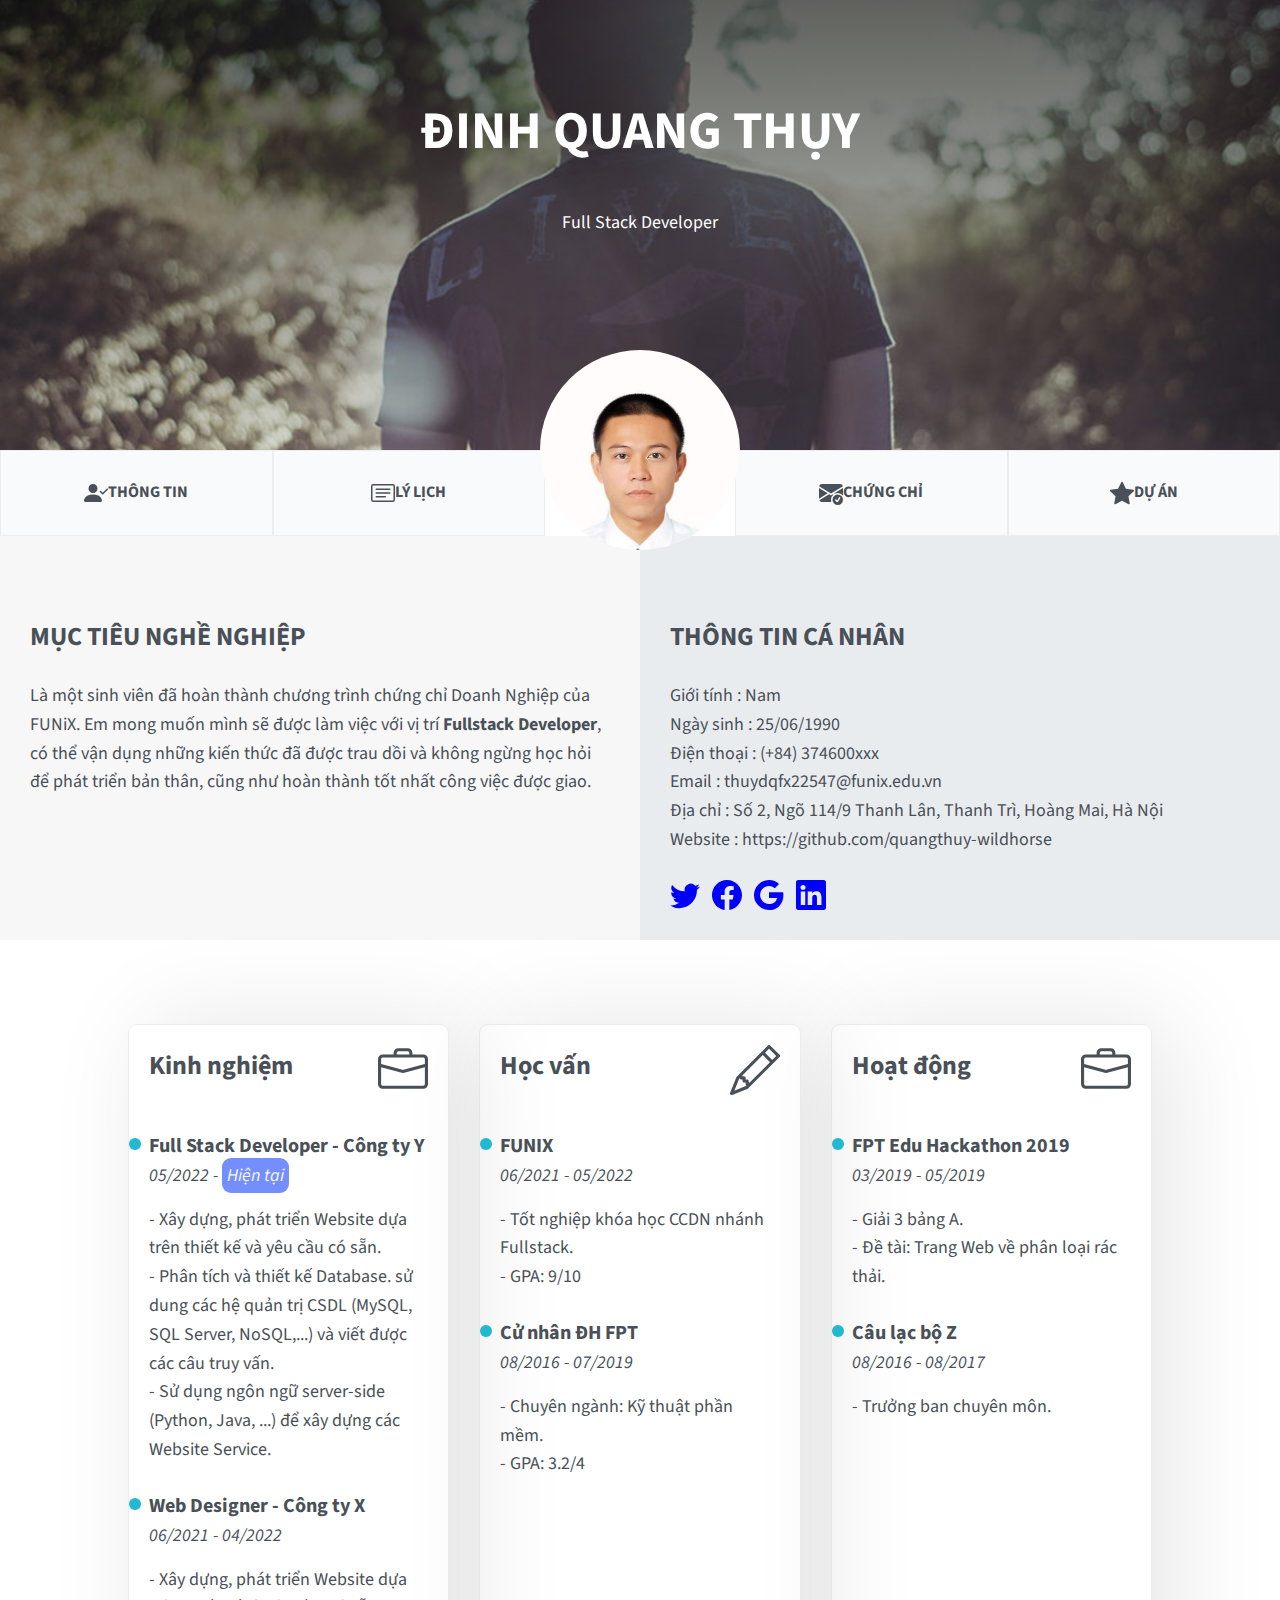
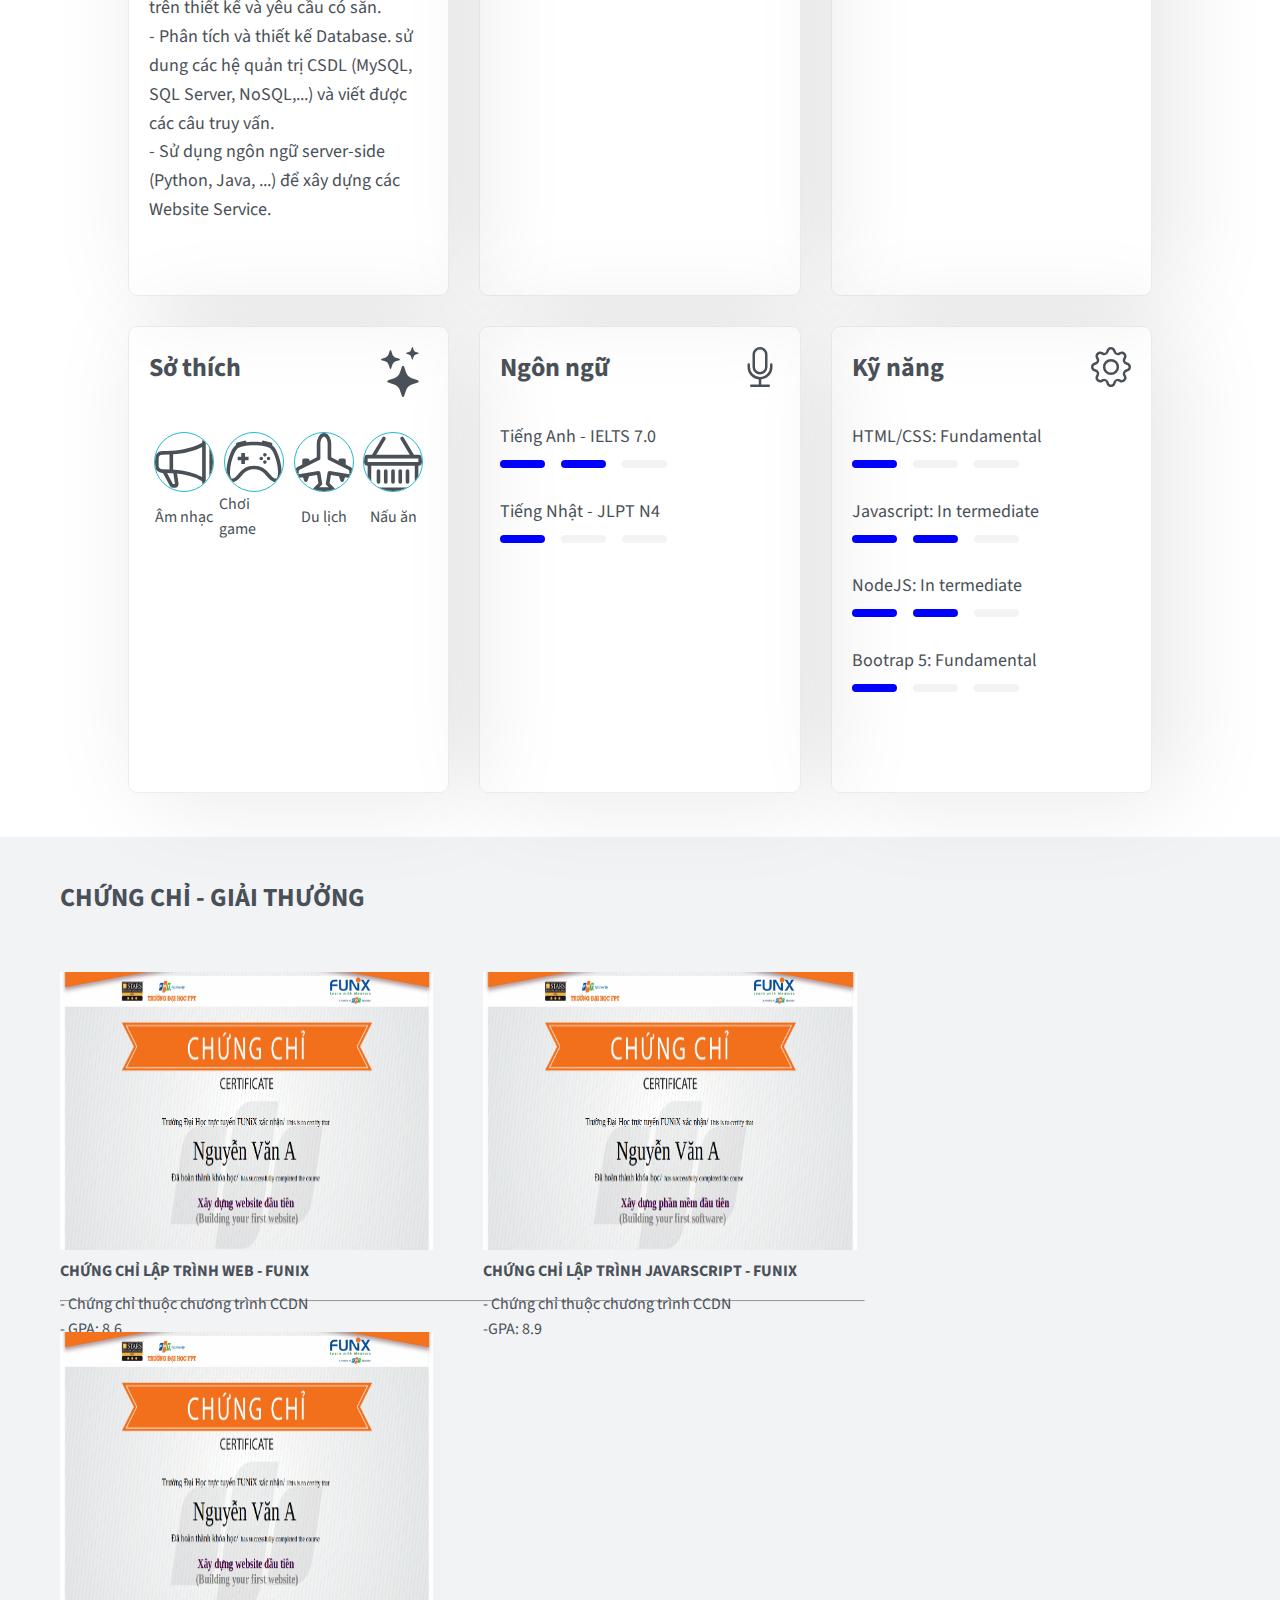
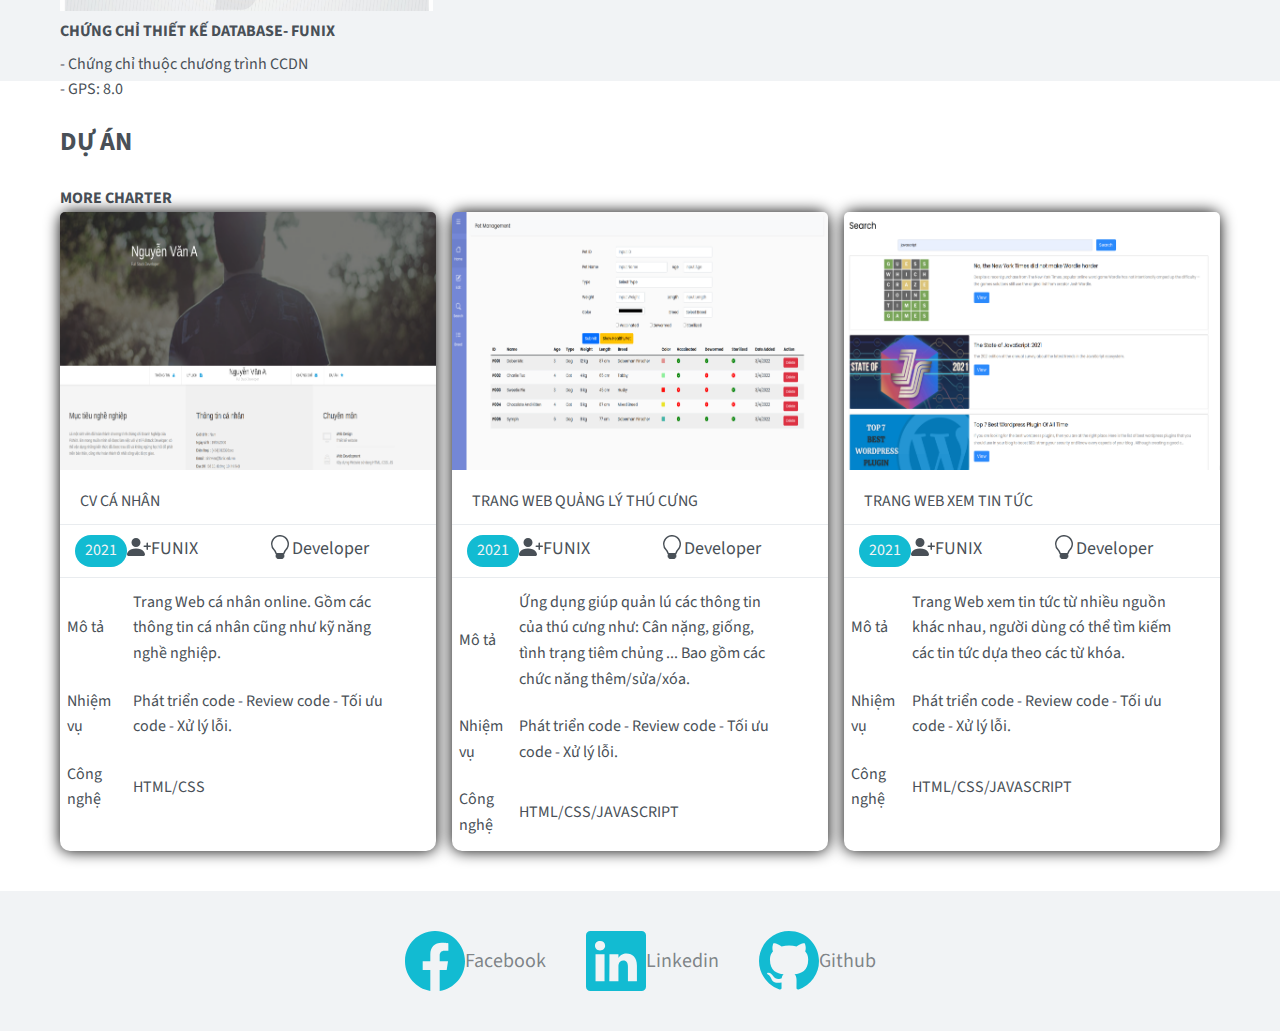
<file: index.html>
<!DOCTYPE html>
<html lang="en">
  <head>
    <meta charset="UTF-8" />
    <meta http-equiv="X-UA-Compatible" content="IE=edge" />
    <meta name="viewport" content="width=device-width, initial-scale=1.0" />
    <link rel="preconnect" href="https://fonts.googleapis.com" />
    <link rel="preconnect" href="https://fonts.gstatic.com" crossorigin />
    <link
      href="https://fonts.googleapis.com/css2?family=Source+Sans+Pro:ital,wght@0,300;0,400;1,400&display=swap"
      rel="stylesheet"
    />
    <link rel="stylesheet" href="css/laptop.css" />
    <link rel="stylesheet" href="css/font.css" />
    <link rel="stylesheet" href="css/tablet.css" />
    <link rel="stylesheet" href="css/mobile.css" />
    <link rel="stylesheet" href="icon-list.html" />
    <link
      href="https://cdn.jsdelivr.net/npm/bootstrap@5.1.3/dist/css/bootstrap.min.css"
      rel="stylesheet"
      integrity="sha384-1BmE4kWBq78iYhFldvKuhfTAU6auU8tT94WrHftjDbrCEXSU1oBoqyl2QvZ6jIW3"
      crossorigin="anonymous"
    />

    <title>Assignment 03</title>
  </head>

  <body>
    <!-- tạo banner cho trang với 50% khung hình ng xem, tăng lên 60% khi ở chế độ mobile và tablet-->
    <header>
      <div class="banner">
        <h1>Đinh Quang Thụy</h1>
        <span class="fs-6">Full Stack Developer</span>
      </div>
    </header>

    <article>
      <!-- tạo thanh Nav với 10% còn lại khung hình, đưa icon với padding=0 để sát với trường text-->
      <section class="nav-bar">
        <nav>
          <div class="nav-1">
            <svg
              xmlns="http://www.w3.org/2000/svg"
              width="24"
              height="24"
              fill="currentColor"
              class="bi bi-person-check-fill me-1 text-primary"
              viewBox="0 0 16 16"
            >
              <path
                fill-rule="evenodd"
                d="M15.854 5.146a.5.5 0 0 1 0 .708l-3 3a.5.5 0 0 1-.708 0l-1.5-1.5a.5.5 0 0 1 .708-.708L12.5 7.793l2.646-2.647a.5.5 0 0 1 .708 0z"
              />
              <path
                d="M1 14s-1 0-1-1 1-4 6-4 6 3 6 4-1 1-1 1H1zm5-6a3 3 0 1 0 0-6 3 3 0 0 0 0 6z"
              />
            </svg>
            <a href="#infor">Thông tin</a>
          </div>

          <div class="nav-1">
            <svg
              xmlns="http://www.w3.org/2000/svg"
              width="24"
              height="24"
              fill="currentColor"
              class="bi bi-card-text me-1 text-primary"
              viewBox="0 0 16 16"
            >
              <path
                d="M14.5 3a.5.5 0 0 1 .5.5v9a.5.5 0 0 1-.5.5h-13a.5.5 0 0 1-.5-.5v-9a.5.5 0 0 1 .5-.5h13zm-13-1A1.5 1.5 0 0 0 0 3.5v9A1.5 1.5 0 0 0 1.5 14h13a1.5 1.5 0 0 0 1.5-1.5v-9A1.5 1.5 0 0 0 14.5 2h-13z"
              />
              <path
                d="M3 5.5a.5.5 0 0 1 .5-.5h9a.5.5 0 0 1 0 1h-9a.5.5 0 0 1-.5-.5zM3 8a.5.5 0 0 1 .5-.5h9a.5.5 0 0 1 0 1h-9A.5.5 0 0 1 3 8zm0 2.5a.5.5 0 0 1 .5-.5h6a.5.5 0 0 1 0 1h-6a.5.5 0 0 1-.5-.5z"
              />
            </svg>
            <a href="#CV">Lý lịch</a>
          </div>

          <div class="name">Đinh Quang Thụy</div>
          <div class="name-personal"></div>

          <div class="nav-1">
            <svg
              xmlns="http://www.w3.org/2000/svg"
              width="24"
              height="24"
              fill="currentColor"
              class="bi bi-envelope-check-fill me-1 text-primary"
              viewBox="0 0 16 16"
            >
              <path
                d="M.05 3.555A2 2 0 0 1 2 2h12a2 2 0 0 1 1.95 1.555L8 8.414.05 3.555ZM0 4.697v7.104l5.803-3.558L0 4.697ZM6.761 8.83l-6.57 4.026A2 2 0 0 0 2 14h6.256A4.493 4.493 0 0 1 8 12.5a4.49 4.49 0 0 1 1.606-3.446l-.367-.225L8 9.586l-1.239-.757ZM16 4.697v4.974A4.491 4.491 0 0 0 12.5 8a4.49 4.49 0 0 0-1.965.45l-.338-.207L16 4.697Z"
              />
              <path
                d="M16 12.5a3.5 3.5 0 1 1-7 0 3.5 3.5 0 0 1 7 0Zm-1.993-1.679a.5.5 0 0 0-.686.172l-1.17 1.95-.547-.547a.5.5 0 0 0-.708.708l.774.773a.75.75 0 0 0 1.174-.144l1.335-2.226a.5.5 0 0 0-.172-.686Z"
              />
            </svg>
            <a href="#certificate">Chứng chỉ</a>
          </div>

          <div class="nav-1">
            <svg
              xmlns="http://www.w3.org/2000/svg"
              width="24"
              height="24"
              fill="currentColor"
              class="bi bi-star-fill text-primary me-1"
              viewBox="0 0 16 16"
            >
              <path
                d="M3.612 15.443c-.386.198-.824-.149-.746-.592l.83-4.73L.173 6.765c-.329-.314-.158-.888.283-.95l4.898-.696L7.538.792c.197-.39.73-.39.927 0l2.184 4.327 4.898.696c.441.062.612.636.282.95l-3.522 3.356.83 4.73c.078.443-.36.79-.746.592L8 13.187l-4.389 2.256z"
              />
            </svg>
            <a href="#project">Dự Án</a>
          </div>
        </nav>
      </section>

      <!-- MỤC TIÊU NGHỀ NGHIỆP & THÔNG TIN CÁ NHÂN-->
      <section class="about" class="bg-grey">
        <!-- MỤC TIÊU NGHỀ NGHIỆP -->
        <div class="target">
          <h1 class="section-title">Mục tiêu nghề nghiệp</h1>
          <p>
            Là một sinh viên đã hoàn thành chương trình chứng chỉ Doanh Nghiệp
            của FUNiX. Em mong muốn mình sẽ được làm việc với vị trí
            <b>Fullstack Developer</b>, có thể vận dụng những kiến thức đã được
            trau dồi và không ngừng học hỏi để phát triển bản thân, cũng như
            hoàn thành tốt nhất công việc được giao.
          </p>
        </div>

        <!-- THÔNG TIN CÁ NHÂN -->
        <div class="personal-info" id="infor">
          <h1 class="section-title">Thông tin cá nhân</h1>
          <ul class="mt-40 info">
            <li><span class="fw-bold">Giới tính</span> : Nam</li>
            <li><span class="fw-bold">Ngày sinh</span> : 25/06/1990</li>
            <li><span class="fw-bold">Điện thoại</span> : (+84) 374600xxx</li>
            <li>
              <span class="fw-bold">Email</span> : thuydqfx22547@funix.edu.vn
            </li>
            <li>
              <span class="fw-bold">Địa chỉ</span> : Số 2, Ngõ 114/9 Thanh Lân,
              Thanh Trì, Hoàng Mai, Hà Nội
            </li>
            <li>
              <span class="fw-bold">Website</span> :
              https://github.com/quangthuy-wildhorse
            </li>
          </ul>

          <!-- tạo kiểu và chọn màu cho icon -->
          <div class="icon ms-5">
            <svg
              xmlns="http://www.w3.org/2000/svg"
              width="30"
              height="30"
              fill="currentColor"
              class="bi bi-twitter text-primary me-3"
              viewBox="0 0 16 16"
            >
              <path
                d="M5.026 15c6.038 0 9.341-5.003 9.341-9.334 0-.14 0-.282-.006-.422A6.685 6.685 0 0 0 16 3.542a6.658 6.658 0 0 1-1.889.518 3.301 3.301 0 0 0 1.447-1.817 6.533 6.533 0 0 1-2.087.793A3.286 3.286 0 0 0 7.875 6.03a9.325 9.325 0 0 1-6.767-3.429 3.289 3.289 0 0 0 1.018 4.382A3.323 3.323 0 0 1 .64 6.575v.045a3.288 3.288 0 0 0 2.632 3.218 3.203 3.203 0 0 1-.865.115 3.23 3.23 0 0 1-.614-.057 3.283 3.283 0 0 0 3.067 2.277A6.588 6.588 0 0 1 .78 13.58a6.32 6.32 0 0 1-.78-.045A9.344 9.344 0 0 0 5.026 15z"
              />
            </svg>
            <svg
              xmlns="http://www.w3.org/2000/svg"
              width="30"
              height="30"
              fill="currentColor"
              class="bi bi-facebook text-primary me-3"
              viewBox="0 0 16 16"
            >
              <path
                d="M16 8.049c0-4.446-3.582-8.05-8-8.05C3.58 0-.002 3.603-.002 8.05c0 4.017 2.926 7.347 6.75 7.951v-5.625h-2.03V8.05H6.75V6.275c0-2.017 1.195-3.131 3.022-3.131.876 0 1.791.157 1.791.157v1.98h-1.009c-.993 0-1.303.621-1.303 1.258v1.51h2.218l-.354 2.326H9.25V16c3.830-.604 6.75-3.934 6.75-7.951z"
              />
            </svg>
            <svg
              xmlns="http://www.w3.org/2000/svg"
              width="30"
              height="30"
              fill="currentColor"
              class="bi bi-google text-primary me-3"
              viewBox="0 0 16 16"
            >
              <path
                d="M15.545 6.558a9.42 9.42 0 0 1 .139 1.626c0 2.434-.87 4.492-2.384 5.885h.002C11.978 15.292 10.158 16 8 16A8 8 0 1 1 8 0a7.689 7.689 0 0 1 5.352 2.082l-2.284 2.284A4.347 4.347 0 0 0 8 3.166c-2.087 0-3.86 1.408-4.492 3.304a4.792 4.792 0 0 0 0 3.063h.003c.635 1.893 2.405 3.301 4.492 3.301 1.078 0 2.004-.276 2.722-.764h-.003a3.702 3.702 0 0 0 1.599-2.431H8v-3.08h7.545z"
              />
            </svg>
            <svg
              xmlns="http://www.w3.org/2000/svg"
              width="30"
              height="30"
              fill="currentColor"
              class="bi bi-linkedin text-primary me-3"
              viewBox="0 0 16 16"
            >
              <path
                d="M0 1.146C0 .513.526 0 1.175 0h13.65C15.474 0 16 .513 16 1.146v13.708c0 .633-.526 1.146-1.175 1.146H1.175C.526 16 0 15.487 0 14.854V1.146zm4.943 12.248V6.169H2.542v7.225h2.401zm-1.2-8.212c.837 0 1.358-.554 1.358-1.248-.015-.709-.52-1.248-1.342-1.248-.822 0-1.359.54-1.359 1.248 0 .694.521 1.248 1.327 1.248h.016zm4.908 8.212V9.359c0-.216.016-.432.08-.586.173-.431.568-.878 1.232-.878.869 0 1.216.662 1.216 1.634v3.865h2.401V9.25c0-2.22-1.184-3.252-2.764-3.252-1.274 0-1.845.7-2.165 1.193v.025h-.016a5.54 5.54 0 0 1 .016-.025V6.169h-2.4c.03.678 0 7.225 0 7.225h2.4z"
              />
            </svg>
          </div>
        </div>
      </section>

      <!-- TẤT CẢ CÁC HỘP THÔNG TIN
		kê khai thông tin, gắn vào từng Class và dùng thuộc tính Grid để trình bày -->
      <section class="job-info">
        <!-- KINH NGHIỆM -->
        <div class="job-content">
          <div class="job-content-header">
            <h2>Kinh nghiệm</h2>
            <svg
              xmlns="http://www.w3.org/2000/svg"
              width="50"
              height="50"
              fill="currentColor"
              class="bi bi-briefcase text-secondary"
              viewBox="0 0 16 16"
            >
              <path
                d="M6.5 1A1.5 1.5 0 0 0 5 2.5V3H1.5A1.5 1.5 0 0 0 0 4.5v8A1.5 1.5 0 0 0 1.5 14h13a1.5 1.5 0 0 0 1.5-1.5v-8A1.5 1.5 0 0 0 14.5 3H11v-.5A1.5 1.5 0 0 0 9.5 1h-3zm0 1h3a.5.5 0 0 1 .5.5V3H6v-.5a.5.5 0 0 1 .5-.5zm1.886 6.914L15 7.151V12.5a.5.5 0 0 1-.5.5h-13a.5.5 0 0 1-.5-.5V7.15l6.614 1.764a1.5 1.5 0 0 0 .772 0zM1.5 4h13a.5.5 0 0 1 .5.5v1.616L8.129 7.948a.5.5 0 0 1-.258 0L1 6.116V4.5a.5.5 0 0 1 .5-.5z"
              />
            </svg>
          </div>

          <ul>
            <li>
              <h3 class="header-job">Full Stack Developer - Công ty Y</h3>
            </li>
            <div class="time-line">
              <i>05/2022 - </i
              ><span
                style="
                  background-color: #748ffc;
                  border-radius: 9px;
                  padding: 5px;
                  color: #f7f7f7;
                "
                ><i>Hiện tại</i>
              </span>
            </div>
            <ul>
              <li>
                - Xây dựng, phát triển Website dựa trên thiết kế và yêu cầu có
                sẵn.
              </li>
              <li>
                - Phân tích và thiết kế Database. sử dung các hệ quản trị CSDL
                (MySQL, SQL Server, NoSQL,...) và viết được các câu truy vấn.
              </li>
              <li>
                - Sử dụng ngôn ngữ server-side (Python, Java, ...) để xây dựng
                các Website Service.
              </li>
            </ul>

            <li>
              <h3 class="header-job">Web Designer - Công ty X</h3>
            </li>
            <div class="time-line">
              <i>06/2021 - 04/2022</i>
            </div>
            <ul>
              <li>
                - Xây dựng, phát triển Website dựa trên thiết kế và yêu cầu có
                sẵn.
              </li>
              <li>
                - Phân tích và thiết kế Database. sử dung các hệ quản trị CSDL
                (MySQL, SQL Server, NoSQL,...) và viết được các câu truy vấn.
              </li>
              <li>
                - Sử dụng ngôn ngữ server-side (Python, Java, ...) để xây dựng
                các Website Service.
              </li>
            </ul>
          </ul>
        </div>

        <!-- HỌC VẤN -->
        <div class="job-content">
          <div class="job-content-header">
            <h2>Học vấn</h2>
            <svg
              xmlns="http://www.w3.org/2000/svg"
              width="50"
              height="50"
              fill="currentColor"
              class="bi bi-pencil text-secondary"
              viewBox="0 0 16 16"
            >
              <path
                d="M12.146.146a.5.5 0 0 1 .708 0l3 3a.5.5 0 0 1 0 .708l-10 10a.5.5 0 0 1-.168.11l-5 2a.5.5 0 0 1-.65-.65l2-5a.5.5 0 0 1 .11-.168l10-10zM11.207 2.5 13.5 4.793 14.793 3.5 12.5 1.207 11.207 2.5zm1.586 3L10.5 3.207 4 9.707V10h.5a.5.5 0 0 1 .5.5v.5h.5a.5.5 0 0 1 .5.5v.5h.293l6.5-6.5zm-9.761 5.175-.106.106-1.528 3.821 3.821-1.528.106-.106A.5.5 0 0 1 5 12.5V12h-.5a.5.5 0 0 1-.5-.5V11h-.5a.5.5 0 0 1-.468-.325z"
              />
            </svg>
          </div>

          <ul>
            <li><h3 class="header-job">FUNIX</h3></li>
            <div class="time-line"><i>06/2021 - 05/2022</i></div>
            <ul>
              <li>- Tốt nghiệp khóa học CCDN nhánh Fullstack.</li>
              <li>- GPA: 9/10</li>
            </ul>

            <li><h3 class="header-job">Cử nhân ĐH FPT</h3></li>
            <div class="time-line"><i>08/2016 - 07/2019</i></div>
            <ul>
              <li>- Chuyên ngành: Kỹ thuật phần mềm.</li>
              <li>- GPA: 3.2/4</li>
            </ul>
          </ul>
        </div>

        <!-- hOẠT ĐỘNG -->
        <div class="job-content">
          <div class="job-content-header">
            <h2>Hoạt động</h2>
            <svg
              xmlns="http://www.w3.org/2000/svg"
              width="50"
              height="50"
              fill="currentColor"
              class="bi bi-briefcase text-secondary"
              viewBox="0 0 16 16"
            >
              <path
                d="M6.5 1A1.5 1.5 0 0 0 5 2.5V3H1.5A1.5 1.5 0 0 0 0 4.5v8A1.5 1.5 0 0 0 1.5 14h13a1.5 1.5 0 0 0 1.5-1.5v-8A1.5 1.5 0 0 0 14.5 3H11v-.5A1.5 1.5 0 0 0 9.5 1h-3zm0 1h3a.5.5 0 0 1 .5.5V3H6v-.5a.5.5 0 0 1 .5-.5zm1.886 6.914L15 7.151V12.5a.5.5 0 0 1-.5.5h-13a.5.5 0 0 1-.5-.5V7.15l6.614 1.764a1.5 1.5 0 0 0 .772 0zM1.5 4h13a.5.5 0 0 1 .5.5v1.616L8.129 7.948a.5.5 0 0 1-.258 0L1 6.116V4.5a.5.5 0 0 1 .5-.5z"
              />
            </svg>
          </div>

          <ul>
            <li><h3 class="header-job">FPT Edu Hackathon 2019</h3></li>
            <div class="time-line">
              <i>03/2019 - 05/2019</i>
            </div>
            <ul>
              <li>- Giải 3 bảng A.</li>
              <li>- Đề tài: Trang Web về phân loại rác thải.</li>
            </ul>

            <li>
              <h3 class="header-job">Câu lạc bộ Z</h3>
            </li>
            <div class="time-line">
              <i>08/2016 - 08/2017</i>
            </div>
            <ul>
              <li>- Trưởng ban chuyên môn.</li>
            </ul>
          </ul>
        </div>

        <!-- SỞ THÍCH -->
        <div class="job-content">
          <div class="job-content-header">
            <h2>Sở thích</h2>
            <svg
              xmlns="http://www.w3.org/2000/svg"
              width="50"
              height="50"
              fill="currentColor"
              class="bi bi-stars text-secondary"
              viewBox="0 0 16 16"
            >
              <path
                d="M7.657 6.247c.11-.33.576-.33.686 0l.645 1.937a2.89 2.89 0 0 0 1.829 1.828l1.936.645c.33.11.33.576 0 .686l-1.937.645a2.89 2.89 0 0 0-1.828 1.829l-.645 1.936a.361.361 0 0 1-.686 0l-.645-1.937a2.89 2.89 0 0 0-1.828-1.828l-1.937-.645a.361.361 0 0 1 0-.686l1.937-.645a2.89 2.89 0 0 0 1.828-1.828l.645-1.937zM3.794 1.148a.217.217 0 0 1 .412 0l.387 1.162c.173.518.579.924 1.097 1.097l1.162.387a.217.217 0 0 1 0 .412l-1.162.387A1.734 1.734 0 0 0 4.593 5.69l-.387 1.162a.217.217 0 0 1-.412 0L3.407 5.69A1.734 1.734 0 0 0 2.31 4.593l-1.162-.387a.217.217 0 0 1 0-.412l1.162-.387A1.734 1.734 0 0 0 3.407 2.31l.387-1.162zM10.863.099a.145.145 0 0 1 .274 0l.258.774c.115.346.386.617.732.732l.774.258a.145.145 0 0 1 0 .274l-.774.258a1.156 1.156 0 0 0-.732.732l-.258.774a.145.145 0 0 1-.274 0l-.258-.774a1.156 1.156 0 0 0-.732-.732L9.1 2.137a.145.145 0 0 1 0-.274l.774-.258c.346-.115.617-.386.732-.732L10.863.1z"
              />
            </svg>
          </div>

          <div class="icon-like">
            <svg
              xmlns="http://www.w3.org/2000/svg"
              width="60"
              height="60"
              fill="currentColor"
              class="bi bi-megaphone p-2 icon-item"
              viewBox="0 0 16 16"
            >
              <path
                d="M13 2.5a1.5 1.5 0 0 1 3 0v11a1.5 1.5 0 0 1-3 0v-.214c-2.162-1.241-4.49-1.843-6.912-2.083l.405 2.712A1 1 0 0 1 5.51 15.1h-.548a1 1 0 0 1-.916-.599l-1.85-3.49a68.14 68.14 0 0 0-.202-.003A2.014 2.014 0 0 1 0 9V7a2.02 2.02 0 0 1 1.992-2.013 74.663 74.663 0 0 0 2.483-.075c3.043-.154 6.148-.849 8.525-2.199V2.5zm1 0v11a.5.5 0 0 0 1 0v-11a.5.5 0 0 0-1 0zm-1 1.35c-2.344 1.205-5.209 1.842-8 2.033v4.233c.18.01.359.022.537.036 2.568.189 5.093.744 7.463 1.993V3.85zm-9 6.215v-4.13a95.09 95.09 0 0 1-1.992.052A1.02 1.02 0 0 0 1 7v2c0 .55.448 1.002 1.006 1.009A60.49 60.49 0 0 1 4 10.065zm-.657.975 1.609 3.037.01.024h.548l-.002-.014-.443-2.966a68.019 68.019 0 0 0-1.722-.082z"
              />
            </svg>
            <svg
              xmlns="http://www.w3.org/2000/svg"
              width="60"
              height="60"
              fill="currentColor"
              class="bi bi-controller icon-item p-2"
              viewBox="0 0 16 16"
            >
              <path
                d="M11.5 6.027a.5.5 0 1 1-1 0 .5.5 0 0 1 1 0zm-1.5 1.5a.5.5 0 1 0 0-1 .5.5 0 0 0 0 1zm2.5-.5a.5.5 0 1 1-1 0 .5.5 0 0 1 1 0zm-1.5 1.5a.5.5 0 1 0 0-1 .5.5 0 0 0 0 1zm-6.5-3h1v1h1v1h-1v1h-1v-1h-1v-1h1v-1z"
              />
              <path
                d="M3.051 3.26a.5.5 0 0 1 .354-.613l1.932-.518a.5.5 0 0 1 .62.39c.655-.079 1.35-.117 2.043-.117.72 0 1.443.041 2.12.126a.5.5 0 0 1 .622-.399l1.932.518a.5.5 0 0 1 .306.729c.14.09.266.19.373.297.408.408.78 1.05 1.095 1.772.32.733.599 1.591.805 2.466.206.875.34 1.78.364 2.606.024.816-.059 1.602-.328 2.21a1.42 1.42 0 0 1-1.445.83c-.636-.067-1.115-.394-1.513-.773-.245-.232-.496-.526-.739-.808-.126-.148-.25-.292-.368-.423-.728-.804-1.597-1.527-3.224-1.527-1.627 0-2.496.723-3.224 1.527-.119.131-.242.275-.368.423-.243.282-.494.575-.739.808-.398.38-.877.706-1.513.773a1.42 1.42 0 0 1-1.445-.83c-.27-.608-.352-1.395-.329-2.21.024-.826.16-1.73.365-2.606.206-.875.486-1.733.805-2.466.315-.722.687-1.364 1.094-1.772a2.34 2.34 0 0 1 .433-.335.504.504 0 0 1-.028-.079zm2.036.412c-.877.185-1.469.443-1.733.708-.276.276-.587.783-.885 1.465a13.748 13.748 0 0 0-.748 2.295 12.351 12.351 0 0 0-.339 2.406c-.022.755.062 1.368.243 1.776a.42.42 0 0 0 .426.24c.327-.034.61-.199.929-.502.212-.202.4-.423.615-.674.133-.156.276-.323.44-.504C4.861 9.969 5.978 9.027 8 9.027s3.139.942 3.965 1.855c.164.181.307.348.44.504.214.251.403.472.615.674.318.303.601.468.929.503a.42.42 0 0 0 .426-.241c.18-.408.265-1.02.243-1.776a12.354 12.354 0 0 0-.339-2.406 13.753 13.753 0 0 0-.748-2.295c-.298-.682-.61-1.19-.885-1.465-.264-.265-.856-.523-1.733-.708-.85-.179-1.877-.27-2.913-.27-1.036 0-2.063.091-2.913.27z"
              />
            </svg>
            <svg
              xmlns="http://www.w3.org/2000/svg"
              width="60"
              height="60"
              fill="currentColor"
              class="bi bi-airplane-engines p-2 icon-item"
              viewBox="0 0 16 16"
            >
              <path
                d="M8 0c-.787 0-1.292.592-1.572 1.151A4.347 4.347 0 0 0 6 3v3.691l-2 1V7.5a.5.5 0 0 0-.5-.5h-1a.5.5 0 0 0-.5.5v1.191l-1.17.585A1.5 1.5 0 0 0 0 10.618V12a.5.5 0 0 0 .582.493l1.631-.272.313.937a.5.5 0 0 0 .948 0l.405-1.214 2.21-.369.375 2.253-1.318 1.318A.5.5 0 0 0 5.5 16h5a.5.5 0 0 0 .354-.854l-1.318-1.318.375-2.253 2.21.369.405 1.214a.5.5 0 0 0 .948 0l.313-.937 1.63.272A.5.5 0 0 0 16 12v-1.382a1.5 1.5 0 0 0-.83-1.342L14 8.691V7.5a.5.5 0 0 0-.5-.5h-1a.5.5 0 0 0-.5.5v.191l-2-1V3c0-.568-.14-1.271-.428-1.849C9.292.591 8.787 0 8 0ZM7 3c0-.432.11-.979.322-1.401C7.542 1.159 7.787 1 8 1c.213 0 .458.158.678.599C8.889 2.02 9 2.569 9 3v4a.5.5 0 0 0 .276.447l5.448 2.724a.5.5 0 0 1 .276.447v.792l-5.418-.903a.5.5 0 0 0-.575.41l-.5 3a.5.5 0 0 0 .14.437l.646.646H6.707l.647-.646a.5.5 0 0 0 .14-.436l-.5-3a.5.5 0 0 0-.576-.411L1 11.41v-.792a.5.5 0 0 1 .276-.447l5.448-2.724A.5.5 0 0 0 7 7V3Z"
              />
            </svg>
            <svg
              xmlns="http://www.w3.org/2000/svg"
              width="60"
              height="60"
              fill="currentColor"
              class="bi bi-basket p-2 icon-item"
              viewBox="0 0 16 16"
            >
              <path
                d="M5.757 1.071a.5.5 0 0 1 .172.686L3.383 6h9.234L10.07 1.757a.5.5 0 1 1 .858-.514L13.783 6H15a1 1 0 0 1 1 1v1a1 1 0 0 1-1 1v4.5a2.5 2.5 0 0 1-2.5 2.5h-9A2.5 2.5 0 0 1 1 13.5V9a1 1 0 0 1-1-1V7a1 1 0 0 1 1-1h1.217L5.07 1.243a.5.5 0 0 1 .686-.172zM2 9v4.5A1.5 1.5 0 0 0 3.5 15h9a1.5 1.5 0 0 0 1.5-1.5V9H2zM1 7v1h14V7H1zm3 3a.5.5 0 0 1 .5.5v3a.5.5 0 0 1-1 0v-3A.5.5 0 0 1 4 10zm2 0a.5.5 0 0 1 .5.5v3a.5.5 0 0 1-1 0v-3A.5.5 0 0 1 6 10zm2 0a.5.5 0 0 1 .5.5v3a.5.5 0 0 1-1 0v-3A.5.5 0 0 1 8 10zm2 0a.5.5 0 0 1 .5.5v3a.5.5 0 0 1-1 0v-3a.5.5 0 0 1 .5-.5zm2 0a.5.5 0 0 1 .5.5v3a.5.5 0 0 1-1 0v-3a.5.5 0 0 1 .5-.5z"
              />
            </svg>
            <span>Âm nhạc</span>
            <span>Chơi game</span>
            <span>Du lịch</span>
            <span>Nấu ăn</span>
          </div>
        </div>

        <!-- NGÔN NGỮ -->
        <div class="job-content">
          <div class="job-content-header">
            <h2>Ngôn ngữ</h2>
            <svg
              xmlns="http://www.w3.org/2000/svg"
              width="40"
              height="40"
              fill="currentColor"
              class="bi bi-mic text-secondary"
              viewBox="0 0 16 16"
            >
              <path
                d="M3.5 6.5A.5.5 0 0 1 4 7v1a4 4 0 0 0 8 0V7a.5.5 0 0 1 1 0v1a5 5 0 0 1-4.5 4.975V15h3a.5.5 0 0 1 0 1h-7a.5.5 0 0 1 0-1h3v-2.025A5 5 0 0 1 3 8V7a.5.5 0 0 1 .5-.5z"
              />
              <path
                d="M10 8a2 2 0 1 1-4 0V3a2 2 0 1 1 4 0v5zM8 0a3 3 0 0 0-3 3v5a3 3 0 0 0 6 0V3a3 3 0 0 0-3-3z"
              />
            </svg>
          </div>
          <ul>
            <li>Tiếng Anh - IELTS 7.0</li>
            <li class="line-blue">
              <span></span>
              <span></span>
              <span></span>
            </li>
            <li>Tiếng Nhật - JLPT N4</li>
            <li class="line-blue">
              <span></span>
              <span></span>
              <span></span>
            </li>
          </ul>
        </div>

        <!-- KỸ NĂNG -->
        <div class="job-content">
          <div class="job-content-header">
            <h2>Kỹ năng</h2>
            <svg
              xmlns="http://www.w3.org/2000/svg"
              width="40"
              height="40"
              fill="currentColor"
              class="bi bi-gear text-secondary"
              viewBox="0 0 16 16"
            >
              <path
                d="M8 4.754a3.246 3.246 0 1 0 0 6.492 3.246 3.246 0 0 0 0-6.492zM5.754 8a2.246 2.246 0 1 1 4.492 0 2.246 2.246 0 0 1-4.492 0z"
              />
              <path
                d="M9.796 1.343c-.527-1.79-3.065-1.79-3.592 0l-.094.319a.873.873 0 0 1-1.255.52l-.292-.16c-1.64-.892-3.433.902-2.54 2.541l.159.292a.873.873 0 0 1-.52 1.255l-.319.094c-1.79.527-1.79 3.065 0 3.592l.319.094a.873.873 0 0 1 .52 1.255l-.16.292c-.892 1.64.901 3.434 2.541 2.54l.292-.159a.873.873 0 0 1 1.255.52l.094.319c.527 1.79 3.065 1.79 3.592 0l.094-.319a.873.873 0 0 1 1.255-.52l.292.16c1.64.893 3.434-.902 2.54-2.541l-.159-.292a.873.873 0 0 1 .52-1.255l.319-.094c1.79-.527 1.79-3.065 0-3.592l-.319-.094a.873.873 0 0 1-.52-1.255l.16-.292c.893-1.64-.902-3.433-2.541-2.54l-.292.159a.873.873 0 0 1-1.255-.52l-.094-.319zm-2.633.283c.246-.835 1.428-.835 1.674 0l.094.319a1.873 1.873 0 0 0 2.693 1.115l.291-.16c.764-.415 1.6.42 1.184 1.185l-.159.292a1.873 1.873 0 0 0 1.116 2.692l.318.094c.835.246.835 1.428 0 1.674l-.319.094a1.873 1.873 0 0 0-1.115 2.693l.16.291c.415.764-.42 1.6-1.185 1.184l-.291-.159a1.873 1.873 0 0 0-2.693 1.116l-.094.318c-.246.835-1.428.835-1.674 0l-.094-.319a1.873 1.873 0 0 0-2.692-1.115l-.292.16c-.764.415-1.6-.42-1.184-1.185l.159-.291A1.873 1.873 0 0 0 1.945 8.93l-.319-.094c-.835-.246-.835-1.428 0-1.674l.319-.094A1.873 1.873 0 0 0 3.06 4.377l-.16-.292c-.415-.764.42-1.6 1.185-1.184l.292.159a1.873 1.873 0 0 0 2.692-1.115l.094-.319z"
              />
            </svg>
          </div>
          <ul>
            <li>HTML/CSS: Fundamental</li>
            <li class="line-blue-2">
              <span></span>
              <span></span>
              <span></span>
            </li>
            <li>Javascript: In termediate</li>
            <li class="line-blue-2">
              <span></span>
              <span></span>
              <span></span>
            </li>
            <li>NodeJS: In termediate</li>
            <li class="line-blue-2">
              <span></span>
              <span></span>
              <span></span>
            </li>
            <li>Bootrap 5: Fundamental</li>
            <li class="line-blue-2">
              <span></span>
              <span></span>
              <span></span>
            </li>
          </ul>
        </div>
      </section>

      <!-- CHỨNG CHỈ - GIẢI THƯỞNG
		 kê khai thông tin, gắn vào từng Class và dùng thuộc tính Grid để trình bày -->
      <section class="certificate-main" id="certificate" class="bg-grey">
        <div class="certificate">
          <h1 class="section-title">Chứng chỉ - Giải thưởng</h1>

          <div class="row-1">
            <div class="card">
              <img src="images/Cert_WEB.png" alt="certificate-Web" />
              <div class="certificate-info p-3 p-3">
                <h4>chứng chỉ lập trình Web - FUNIX</h4>
                <ul>
                  <li>- Chứng chỉ thuộc chương trình CCDN</li>
                  <li>- GPA: 8.6</li>
                </ul>
              </div>
            </div>

            <div class="card">
              <img src="images/Cert_PRF.png" alt="certificate-Java" />
              <div class="certificate-info p-3">
                <h4>Chứng chỉ lập trình JAVARSCRIPT - FUNIX</h4>
                <ul>
                  <li>- Chứng chỉ thuộc chương trình CCDN</li>
                  <li>-GPA: 8.9</li>
                </ul>
              </div>
            </div>
          </div>
          <hr class="border border-danger border-1 opacity-50" />

          <div class="row-2">
            <div class="card">
              <img src="images/Cert_DBI.png" alt="certificate-Data" />
              <div class="certificate-info p-3">
                <h4>chứng chỉ thiết kế database- FUNIX</h4>
                <ul>
                  <li>- Chứng chỉ thuộc chương trình CCDN</li>
                  <li>- GPS: 8.0</li>
                </ul>
              </div>
            </div>
          </div>
        </div>
      </section>

      <!-- DỰ ÁN
		kê khai thông tin, gắn vào từng Class và dùng thuộc tính Grid để trình bày -->
      <section class="project" id="project">
        <div class="d-flex align-items-start">
          <h1 class="section-title me-5">Dự án</h1>

          <!-- Tạo nút điều hường đến trang Charter -->
          <a
            href="digital-cv.html"
            target="_blank"
            class="btn btn-primary mt-1 text-white"
            >More Charter</a
          >
        </div>

        <!-- sử dụng boostrap tạo 3 cột -->
        <div class="project-main">
          <!-- <div class="row"> -->
          <div class="col-sm-4">
            <div class="box">
              <img src="images/project_1.png" alt="project_1" />
              <div class="text" id="CV">CV CÁ NHÂN</div>
              <div class="box-flex">
                <div class="time me-4">2021</div>

                <!-- tạo box chứa để căn chỉnh -->
                <div class="set">
                  <div class="box-flex-items">
                    <svg
                      xmlns="http://www.w3.org/2000/svg"
                      width="24"
                      height="24"
                      fill="currentColor"
                      class="bi bi-person-plus-fill me-1"
                      viewBox="0 0 16 16"
                    >
                      <path
                        d="M1 14s-1 0-1-1 1-4 6-4 6 3 6 4-1 1-1 1H1zm5-6a3 3 0 1 0 0-6 3 3 0 0 0 0 6z"
                      />
                      <path
                        fill-rule="evenodd"
                        d="M13.5 5a.5.5 0 0 1 .5.5V7h1.5a.5.5 0 0 1 0 1H14v1.5a.5.5 0 0 1-1 0V8h-1.5a.5.5 0 0 1 0-1H13V5.5a.5.5 0 0 1 .5-.5z"
                      />
                    </svg>
                    <span>FUNIX</span>
                  </div>

                  <div class="box-flex-items">
                    <svg
                      xmlns="http://www.w3.org/2000/svg"
                      width="24"
                      height="24"
                      fill="currentColor"
                      class="bi bi-lightbulb me-1"
                      viewBox="0 0 16 16"
                    >
                      <path
                        d="M2 6a6 6 0 1 1 10.174 4.31c-.203.196-.359.4-.453.619l-.762 1.769A.5.5 0 0 1 10.5 13a.5.5 0 0 1 0 1 .5.5 0 0 1 0 1l-.224.447a1 1 0 0 1-.894.553H6.618a1 1 0 0 1-.894-.553L5.5 15a.5.5 0 0 1 0-1 .5.5 0 0 1 0-1 .5.5 0 0 1-.46-.302l-.761-1.77a1.964 1.964 0 0 0-.453-.618A5.984 5.984 0 0 1 2 6zm6-5a5 5 0 0 0-3.479 8.592c.263.254.514.564.676.941L5.83 12h4.342l.632-1.467c.162-.377.413-.687.676-.941A5 5 0 0 0 8 1z"
                      />
                    </svg>
                    <span>Developer</span>
                  </div>
                </div>
              </div>
              <!--  -->

              <!-- Tạo bảng cho trường thông tin cụ thể. -->
              <table class="table table-sm p-1">
                <tr>
                  <td>Mô tả</td>
                  <td>
                    Trang Web cá nhân online. Gồm các thông tin cá nhân cũng như
                    kỹ năng nghề nghiệp.
                  </td>
                </tr>
                <tr>
                  <td>Nhiệm vụ</td>
                  <td>
                    Phát triển code - Review code - Tối ưu code - Xử lý lỗi.
                  </td>
                </tr>
                <tr>
                  <td>Công nghệ</td>
                  <td>HTML/CSS</td>
                </tr>
              </table>
            </div>
          </div>
          <!-- </div> -->

          <div class="col-sm-4">
            <div class="box">
              <img src="images/project_2.png" alt="project_2" />
              <div class="text">TRANG WEB QUẢNG LÝ THÚ CƯNG</div>
              <div class="box-flex">
                <div class="time me-4">2021</div>

                <!-- tạo box chứa để căn chỉnh -->
                <div class="set">
                  <div class="box-flex-items">
                    <svg
                      xmlns="http://www.w3.org/2000/svg"
                      width="24"
                      height="24"
                      fill="currentColor"
                      class="bi bi-person-plus-fill me-1"
                      viewBox="0 0 16 16"
                    >
                      <path
                        d="M1 14s-1 0-1-1 1-4 6-4 6 3 6 4-1 1-1 1H1zm5-6a3 3 0 1 0 0-6 3 3 0 0 0 0 6z"
                      />
                      <path
                        fill-rule="evenodd"
                        d="M13.5 5a.5.5 0 0 1 .5.5V7h1.5a.5.5 0 0 1 0 1H14v1.5a.5.5 0 0 1-1 0V8h-1.5a.5.5 0 0 1 0-1H13V5.5a.5.5 0 0 1 .5-.5z"
                      />
                    </svg>
                    <span>FUNIX</span>
                  </div>

                  <div class="box-flex-items">
                    <svg
                      xmlns="http://www.w3.org/2000/svg"
                      width="24"
                      height="24"
                      fill="currentColor"
                      class="bi bi-lightbulb me-1"
                      viewBox="0 0 16 16"
                    >
                      <path
                        d="M2 6a6 6 0 1 1 10.174 4.31c-.203.196-.359.4-.453.619l-.762 1.769A.5.5 0 0 1 10.5 13a.5.5 0 0 1 0 1 .5.5 0 0 1 0 1l-.224.447a1 1 0 0 1-.894.553H6.618a1 1 0 0 1-.894-.553L5.5 15a.5.5 0 0 1 0-1 .5.5 0 0 1 0-1 .5.5 0 0 1-.46-.302l-.761-1.77a1.964 1.964 0 0 0-.453-.618A5.984 5.984 0 0 1 2 6zm6-5a5 5 0 0 0-3.479 8.592c.263.254.514.564.676.941L5.83 12h4.342l.632-1.467c.162-.377.413-.687.676-.941A5 5 0 0 0 8 1z"
                      />
                    </svg>
                    <span>Developer</span>
                  </div>
                </div>
              </div>

              <table class="table table-sm p-1">
                <tr>
                  <td>Mô tả</td>
                  <td>
                    Ứng dụng giúp quản lú các thông tin của thú cưng như: Cân
                    nặng, giống, tình trạng tiêm chủng ... Bao gồm các chức năng
                    thêm/sửa/xóa.
                  </td>
                </tr>
                <tr>
                  <td>Nhiệm vụ</td>
                  <td>
                    Phát triển code - Review code - Tối ưu code - Xử lý lỗi.
                  </td>
                </tr>
                <tr>
                  <td>Công nghệ</td>
                  <td>HTML/CSS/JAVASCRIPT</td>
                </tr>
              </table>
            </div>
          </div>

          <div class="col-sm-4">
            <div class="box">
              <img src="images/project_3.png" alt="project_3" />
              <div class="text">TRANG WEB XEM TIN TỨC</div>
              <div class="box-flex">
                <div class="time me-4">2021</div>

                <!-- tạo box chứa để căn chỉnh -->
                <div class="set">
                  <div class="box-flex-items">
                    <svg
                      xmlns="http://www.w3.org/2000/svg"
                      width="24"
                      height="24"
                      fill="currentColor"
                      class="bi bi-person-plus-fill me-1"
                      viewBox="0 0 16 16"
                    >
                      <path
                        d="M1 14s-1 0-1-1 1-4 6-4 6 3 6 4-1 1-1 1H1zm5-6a3 3 0 1 0 0-6 3 3 0 0 0 0 6z"
                      />
                      <path
                        fill-rule="evenodd"
                        d="M13.5 5a.5.5 0 0 1 .5.5V7h1.5a.5.5 0 0 1 0 1H14v1.5a.5.5 0 0 1-1 0V8h-1.5a.5.5 0 0 1 0-1H13V5.5a.5.5 0 0 1 .5-.5z"
                      />
                    </svg>
                    <span>FUNIX</span>
                  </div>

                  <div class="box-flex-items">
                    <svg
                      xmlns="http://www.w3.org/2000/svg"
                      width="24"
                      height="24"
                      fill="currentColor"
                      class="bi bi-lightbulb me-1"
                      viewBox="0 0 16 16"
                    >
                      <path
                        d="M2 6a6 6 0 1 1 10.174 4.31c-.203.196-.359.4-.453.619l-.762 1.769A.5.5 0 0 1 10.5 13a.5.5 0 0 1 0 1 .5.5 0 0 1 0 1l-.224.447a1 1 0 0 1-.894.553H6.618a1 1 0 0 1-.894-.553L5.5 15a.5.5 0 0 1 0-1 .5.5 0 0 1 0-1 .5.5 0 0 1-.46-.302l-.761-1.77a1.964 1.964 0 0 0-.453-.618A5.984 5.984 0 0 1 2 6zm6-5a5 5 0 0 0-3.479 8.592c.263.254.514.564.676.941L5.83 12h4.342l.632-1.467c.162-.377.413-.687.676-.941A5 5 0 0 0 8 1z"
                      />
                    </svg>
                    <span>Developer</span>
                  </div>
                </div>
              </div>
              <table class="table table-sm p-1">
                <tr>
                  <td>Mô tả</td>
                  <td>
                    Trang Web xem tin tức từ nhiều nguồn khác nhau, người dùng
                    có thể tìm kiếm các tin tức dựa theo các từ khóa.
                  </td>
                </tr>
                <tr>
                  <td>Nhiệm vụ</td>
                  <td>
                    Phát triển code - Review code - Tối ưu code - Xử lý lỗi.
                  </td>
                </tr>
                <tr>
                  <td>Công nghệ</td>
                  <td>HTML/CSS/JAVASCRIPT</td>
                </tr>
              </table>
            </div>
          </div>
        </div>
      </section>
    </article>

    <!-- FOOTER -->
    <footer>
      <section class="footer" class="bg-grey">
        <ul>
          <li>
            <svg
              xmlns="http://www.w3.org/2000/svg"
              width="60"
              height="60"
              fill="currentColor"
              class="bi bi-facebook icon-footer me-2"
              viewBox="0 0 16 16"
            >
              <path
                d="M16 8.049c0-4.446-3.582-8.05-8-8.05C3.58 0-.002 3.603-.002 8.05c0 4.017 2.926 7.347 6.75 7.951v-5.625h-2.03V8.05H6.75V6.275c0-2.017 1.195-3.131 3.022-3.131.876 0 1.791.157 1.791.157v1.98h-1.009c-.993 0-1.303.621-1.303 1.258v1.51h2.218l-.354 2.326H9.25V16c3.824-.604 6.75-3.934 6.75-7.951z"
              />
            </svg>
            <div class="footer-text">Facebook</div>
          </li>
          <li>
            <svg
              xmlns="http://www.w3.org/2000/svg"
              width="60"
              height="60"
              fill="currentColor"
              class="bi bi-linkedin icon-footer me-2"
              viewBox="0 0 16 16"
            >
              <path
                d="M0 1.146C0 .513.526 0 1.175 0h13.65C15.474 0 16 .513 16 1.146v13.708c0 .633-.526 1.146-1.175 1.146H1.175C.526 16 0 15.487 0 14.854V1.146zm4.943 12.248V6.169H2.542v7.225h2.401zm-1.2-8.212c.837 0 1.358-.554 1.358-1.248-.015-.709-.52-1.248-1.342-1.248-.822 0-1.359.54-1.359 1.248 0 .694.521 1.248 1.327 1.248h.016zm4.908 8.212V9.359c0-.216.016-.432.08-.586.173-.431.568-.878 1.232-.878.869 0 1.216.662 1.216 1.634v3.865h2.401V9.25c0-2.22-1.184-3.252-2.764-3.252-1.274 0-1.845.7-2.165 1.193v.025h-.016a5.54 5.54 0 0 1 .016-.025V6.169h-2.4c.03.678 0 7.225 0 7.225h2.4z"
              />
            </svg>
            <div class="footer-text">Linkedin</div>
          </li>
          <li>
            <svg
              xmlns="http://www.w3.org/2000/svg"
              width="60"
              height="60"
              fill="currentColor"
              class="bi bi-github icon-footer me-2"
              viewBox="0 0 16 16"
            >
              <path
                d="M8 0C3.58 0 0 3.58 0 8c0 3.54 2.29 6.53 5.47 7.59.4.07.55-.17.55-.38 0-.19-.01-.82-.01-1.49-2.01.37-2.53-.49-2.69-.94-.09-.23-.48-.94-.82-1.13-.28-.15-.68-.52-.01-.53.63-.01 1.08.58 1.23.82.72 1.21 1.87.87 2.33.66.07-.52.28-.87.51-1.07-1.78-.2-3.64-.89-3.64-3.95 0-.87.31-1.59.82-2.15-.08-.2-.36-1.02.08-2.12 0 0 .67-.21 2.2.82.64-.18 1.32-.27 2-.27.68 0 1.36.09 2 .27 1.53-1.04 2.2-.82 2.2-.82.44 1.1.16 1.92.08 2.12.51.56.82 1.27.82 2.15 0 3.07-1.87 3.75-3.65 3.95.29.25.54.73.54 1.48 0 1.07-.01 1.93-.01 2.2 0 .21.15.46.55.38A8.012 8.012 0 0 0 16 8c0-4.42-3.58-8-8-8z"
              />
            </svg>
            <div class="footer-text">Github</div>
          </li>
        </ul>
      </section>
    </footer>

    <script
      src="https://cdn.jsdelivr.net/npm/bootstrap@5.1.3/dist/js/bootstrap.bundle.min.js"
      integrity="sha384-ka7Sk0Gln4gmtz2MlQnikT1wXgYsOg+OMhuP+IlRH9sENBO0LRn5q+8nbTov4+1p"
      crossorigin="anonymous"
    ></script>
  </body>
</html>
</file>
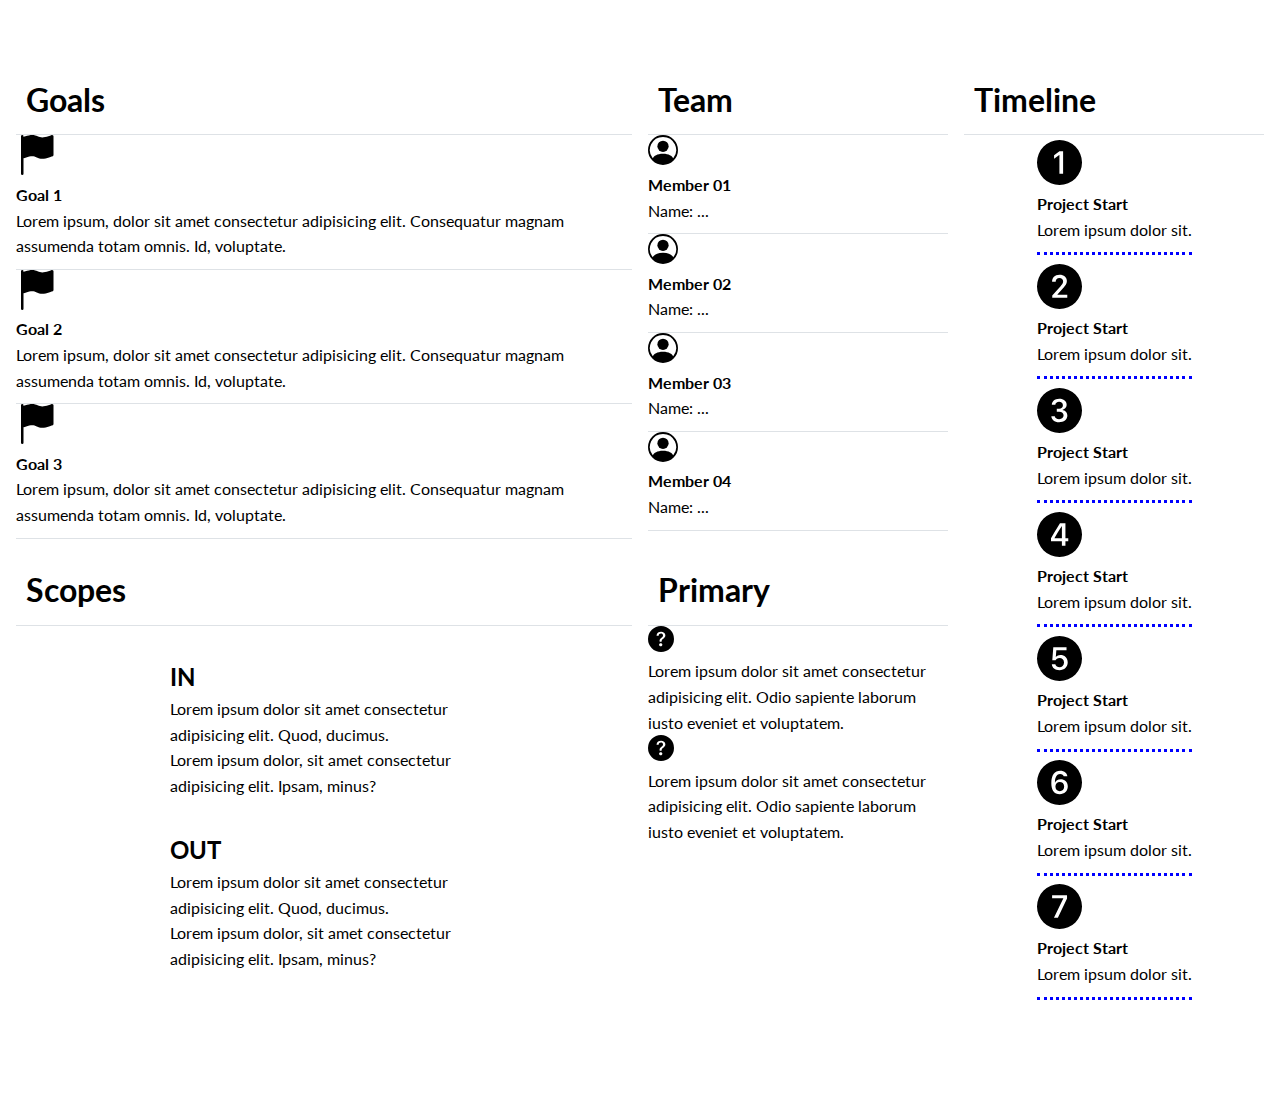
<file: digital-cv.html>
<!DOCTYPE html>
<html lang="en">
  <head>
    <meta charset="UTF-8" />
    <meta http-equiv="X-UA-Compatible" content="IE=edge" />
    <meta name="viewport" content="width=device-width, initial-scale=1.0" />
    <title>Digital-cv</title>
    <link rel="preconnect" href="https://fonts.googleapis.com" />
    <link rel="preconnect" href="https://fonts.gstatic.com" crossorigin />
    <link
      href="https://fonts.googleapis.com/css2?family=Lato:ital,wght@0,400;0,700;1,400&family=Source+Sans+Pro:ital,wght@0,300;0,400;1,400&display=swap"
      rel="stylesheet"
    />
    <link
      href="https://cdn.jsdelivr.net/npm/bootstrap@5.1.3/dist/css/bootstrap.min.css"
      rel="stylesheet"
      integrity="sha384-1BmE4kWBq78iYhFldvKuhfTAU6auU8tT94WrHftjDbrCEXSU1oBoqyl2QvZ6jIW3"
      crossorigin="anonymous"
    />
    <link rel="stylesheet" href="digital.css" />
  </head>
  <body>
    <div class="container bg-primary">
      <!-- GOALS -->
      <div class="item-1 p-2 bg-light">
        <h1 class="header-item text-primary">Goals</h1>
        <div class="row p-2">
          <div
            class="icon-item col-2 justify-content-center align-items-center"
          >
            <svg
              xmlns="http://www.w3.org/2000/svg"
              width="40"
              height="40"
              fill="currentColor"
              class="bi bi-flag-fill m-4 text-danger text-primary"
              viewBox="0 0 16 16"
            >
              <path
                d="M14.778.085A.5.5 0 0 1 15 .5V8a.5.5 0 0 1-.314.464L14.5 8l.186.464-.003.001-.006.003-.023.009a12.435 12.435 0 0 1-.397.15c-.264.095-.631.223-1.047.35-.816.252-1.879.523-2.71.523-.847 0-1.548-.28-2.158-.525l-.028-.01C7.68 8.71 7.14 8.5 6.5 8.5c-.7 0-1.638.23-2.437.477A19.626 19.626 0 0 0 3 9.342V15.5a.5.5 0 0 1-1 0V.5a.5.5 0 0 1 1 0v.282c.226-.079.496-.17.79-.26C4.606.272 5.67 0 6.5 0c.84 0 1.524.277 2.121.519l.043.018C9.286.788 9.828 1 10.5 1c.7 0 1.638-.23 2.437-.477a19.587 19.587 0 0 0 1.349-.476l.019-.007.004-.002h.001"
              />
            </svg>
          </div>
          <div class="info col-9 d-flex">
            <h4>Goal 1</h4>
            <span>
              Lorem ipsum, dolor sit amet consectetur adipisicing elit.
              Consequatur magnam assumenda totam omnis. Id, voluptate.
            </span>
          </div>
        </div>
        <div class="row p-2">
          <div
            class="icon-item col-2 justify-content-center align-items-center"
          >
            <svg
              xmlns="http://www.w3.org/2000/svg"
              width="40"
              height="40"
              fill="currentColor"
              class="bi bi-flag-fill m-4 text-danger text-primary"
              viewBox="0 0 16 16"
            >
              <path
                d="M14.778.085A.5.5 0 0 1 15 .5V8a.5.5 0 0 1-.314.464L14.5 8l.186.464-.003.001-.006.003-.023.009a12.435 12.435 0 0 1-.397.15c-.264.095-.631.223-1.047.35-.816.252-1.879.523-2.71.523-.847 0-1.548-.28-2.158-.525l-.028-.01C7.68 8.71 7.14 8.5 6.5 8.5c-.7 0-1.638.23-2.437.477A19.626 19.626 0 0 0 3 9.342V15.5a.5.5 0 0 1-1 0V.5a.5.5 0 0 1 1 0v.282c.226-.079.496-.17.79-.26C4.606.272 5.67 0 6.5 0c.84 0 1.524.277 2.121.519l.043.018C9.286.788 9.828 1 10.5 1c.7 0 1.638-.23 2.437-.477a19.587 19.587 0 0 0 1.349-.476l.019-.007.004-.002h.001"
              />
            </svg>
          </div>
          <div class="info col-9 d-flex">
            <h4>Goal 2</h4>
            <span>
              Lorem ipsum, dolor sit amet consectetur adipisicing elit.
              Consequatur magnam assumenda totam omnis. Id, voluptate.
            </span>
          </div>
        </div>
        <div class="row p-2">
          <div
            class="icon-item col-2 justify-content-center align-items-center"
          >
            <svg
              xmlns="http://www.w3.org/2000/svg"
              width="40"
              height="40"
              fill="currentColor"
              class="bi bi-flag-fill m-4 text-danger text-primary"
              viewBox="0 0 16 16"
            >
              <path
                d="M14.778.085A.5.5 0 0 1 15 .5V8a.5.5 0 0 1-.314.464L14.5 8l.186.464-.003.001-.006.003-.023.009a12.435 12.435 0 0 1-.397.15c-.264.095-.631.223-1.047.35-.816.252-1.879.523-2.71.523-.847 0-1.548-.28-2.158-.525l-.028-.01C7.68 8.71 7.14 8.5 6.5 8.5c-.7 0-1.638.23-2.437.477A19.626 19.626 0 0 0 3 9.342V15.5a.5.5 0 0 1-1 0V.5a.5.5 0 0 1 1 0v.282c.226-.079.496-.17.79-.26C4.606.272 5.67 0 6.5 0c.84 0 1.524.277 2.121.519l.043.018C9.286.788 9.828 1 10.5 1c.7 0 1.638-.23 2.437-.477a19.587 19.587 0 0 0 1.349-.476l.019-.007.004-.002h.001"
              />
            </svg>
          </div>
          <div class="info col-9 d-flex">
            <h4>Goal 3</h4>
            <span>
              Lorem ipsum, dolor sit amet consectetur adipisicing elit.
              Consequatur magnam assumenda totam omnis. Id, voluptate.
            </span>
          </div>
        </div>
      </div>

      <!-- TEAM -->
      <div class="item-2 p-2 bg-light">
        <h1 class="header-item text-primary">Team</h1>
        <div class="row p-2">
          <div
            class="icon col-2 justify-content-center align-items-center mt-2"
          >
            <svg
              xmlns="http://www.w3.org/2000/svg"
              width="30"
              height="30"
              fill="currentColor"
              class="bi bi-person-circle text-primary"
              viewBox="0 0 16 16"
            >
              <path d="M11 6a3 3 0 1 1-6 0 3 3 0 0 1 6 0z" />
              <path
                fill-rule="evenodd"
                d="M0 8a8 8 0 1 1 16 0A8 8 0 0 1 0 8zm8-7a7 7 0 0 0-5.468 11.37C3.242 11.226 4.805 10 8 10s4.757 1.225 5.468 2.37A7 7 0 0 0 8 1z"
              />
            </svg>
          </div>
          <div class="info col-9 d-flex">
            <h4>Member 01</h4>
            <span> Name: ... </span>
          </div>
        </div>

        <div class="row p-2">
          <div
            class="icon col-2 justify-content-center align-items-center mt-2"
          >
            <svg
              xmlns="http://www.w3.org/2000/svg"
              width="30"
              height="30"
              fill="currentColor"
              class="bi bi-person-circle text-primary"
              viewBox="0 0 16 16"
            >
              <path d="M11 6a3 3 0 1 1-6 0 3 3 0 0 1 6 0z" />
              <path
                fill-rule="evenodd"
                d="M0 8a8 8 0 1 1 16 0A8 8 0 0 1 0 8zm8-7a7 7 0 0 0-5.468 11.37C3.242 11.226 4.805 10 8 10s4.757 1.225 5.468 2.37A7 7 0 0 0 8 1z"
              />
            </svg>
          </div>
          <div class="info col-9 d-flex">
            <h4>Member 02</h4>
            <span> Name: ... </span>
          </div>
        </div>

        <div class="row p-2">
          <div
            class="icon col-2 justify-content-center align-items-center mt-2"
          >
            <svg
              xmlns="http://www.w3.org/2000/svg"
              width="30"
              height="30"
              fill="currentColor"
              class="bi bi-person-circle text-primary"
              viewBox="0 0 16 16"
            >
              <path d="M11 6a3 3 0 1 1-6 0 3 3 0 0 1 6 0z" />
              <path
                fill-rule="evenodd"
                d="M0 8a8 8 0 1 1 16 0A8 8 0 0 1 0 8zm8-7a7 7 0 0 0-5.468 11.37C3.242 11.226 4.805 10 8 10s4.757 1.225 5.468 2.37A7 7 0 0 0 8 1z"
              />
            </svg>
          </div>
          <div class="info col-9 d-flex">
            <h4>Member 03</h4>
            <span> Name: ... </span>
          </div>
        </div>

        <div class="row p-2">
          <div
            class="icon col-2 justify-content-center align-items-center mt-2"
          >
            <svg
              xmlns="http://www.w3.org/2000/svg"
              width="30"
              height="30"
              fill="currentColor"
              class="bi bi-person-circle text-primary"
              viewBox="0 0 16 16"
            >
              <path d="M11 6a3 3 0 1 1-6 0 3 3 0 0 1 6 0z" />
              <path
                fill-rule="evenodd"
                d="M0 8a8 8 0 1 1 16 0A8 8 0 0 1 0 8zm8-7a7 7 0 0 0-5.468 11.37C3.242 11.226 4.805 10 8 10s4.757 1.225 5.468 2.37A7 7 0 0 0 8 1z"
              />
            </svg>
          </div>
          <div class="info col-9 d-flex">
            <h4>Member 04</h4>
            <span> Name: ... </span>
          </div>
        </div>
      </div>

      <!--  timeline -->
      <div class="item-3 p-2 bg-light">
        <h1 class="header-item text-primary">Timeline</h1>
        <div class="rows">
          <div class="row p-2">
            <div
              class="icon col-2 justify-content-center align-items-center mt-2"
            >
              <svg
                xmlns="http://www.w3.org/2000/svg"
                width="45"
                height="45"
                fill="currentColor"
                class="bi bi-1-circle-fill text-success"
                viewBox="0 0 16 16"
              >
                <path
                  d="M16 8A8 8 0 1 1 0 8a8 8 0 0 1 16 0ZM9.283 4.002H7.971L6.072 5.385v1.271l1.834-1.318h.065V12h1.312V4.002Z"
                />
              </svg>
            </div>
            <div class="info col-9 d-flex">
              <h4>Project Start</h4>
              <span> Lorem ipsum dolor sit. </span>
            </div>
          </div>
          <div class="row p-2">
            <div
              class="icon col-2 justify-content-center align-items-center mt-2"
            >
              <svg
                xmlns="http://www.w3.org/2000/svg"
                width="45"
                height="45"
                fill="currentColor"
                class="bi bi-2-circle-fill text-success"
                viewBox="0 0 16 16"
              >
                <path
                  d="M16 8A8 8 0 1 1 0 8a8 8 0 0 1 16 0ZM6.646 6.24c0-.691.493-1.306 1.336-1.306.756 0 1.313.492 1.313 1.236 0 .697-.469 1.23-.902 1.705l-2.971 3.293V12h5.344v-1.107H7.268v-.077l1.974-2.22.096-.107c.688-.763 1.287-1.428 1.287-2.43 0-1.266-1.031-2.215-2.613-2.215-1.758 0-2.637 1.19-2.637 2.402v.065h1.271v-.07Z"
                />
              </svg>
            </div>
            <div class="info col-9 d-flex">
              <h4>Project Start</h4>
              <span> Lorem ipsum dolor sit. </span>
            </div>
          </div>
          <div class="row p-2">
            <div
              class="icon col-2 justify-content-center align-items-center mt-2"
            >
              <svg
                xmlns="http://www.w3.org/2000/svg"
                width="45"
                height="45"
                fill="currentColor"
                class="bi bi-3-circle-fill text-success"
                viewBox="0 0 16 16"
              >
                <path
                  d="M16 8A8 8 0 1 1 0 8a8 8 0 0 1 16 0Zm-8.082.414c.92 0 1.535.54 1.541 1.318.012.791-.615 1.36-1.588 1.354-.861-.006-1.482-.469-1.54-1.066H5.104c.047 1.177 1.05 2.144 2.754 2.144 1.653 0 2.954-.937 2.93-2.396-.023-1.278-1.031-1.846-1.734-1.916v-.07c.597-.1 1.505-.739 1.482-1.876-.03-1.177-1.043-2.074-2.637-2.062-1.675.006-2.59.984-2.625 2.12h1.248c.036-.556.557-1.054 1.348-1.054.785 0 1.348.486 1.348 1.195.006.715-.563 1.237-1.342 1.237h-.838v1.072h.879Z"
                />
              </svg>
            </div>
            <div class="info col-9 d-flex">
              <h4>Project Start</h4>
              <span> Lorem ipsum dolor sit. </span>
            </div>
          </div>
          <div class="row p-2">
            <div
              class="icon col-2 justify-content-center align-items-center mt-2"
            >
              <svg
                xmlns="http://www.w3.org/2000/svg"
                width="45"
                height="45"
                fill="currentColor"
                class="bi bi-4-circle-fill text-success"
                viewBox="0 0 16 16"
              >
                <path
                  d="M16 8A8 8 0 1 1 0 8a8 8 0 0 1 16 0ZM7.519 5.057c-.886 1.418-1.772 2.838-2.542 4.265v1.12H8.85V12h1.26v-1.559h1.007V9.334H10.11V4.002H8.176c-.218.352-.438.703-.657 1.055ZM6.225 9.281v.053H8.85V5.063h-.065c-.867 1.33-1.787 2.806-2.56 4.218Z"
                />
              </svg>
            </div>
            <div class="info col-9 d-flex">
              <h4>Project Start</h4>
              <span> Lorem ipsum dolor sit. </span>
            </div>
          </div>
          <div class="row p-2">
            <div
              class="icon col-2 justify-content-center align-items-center mt-2"
            >
              <svg
                xmlns="http://www.w3.org/2000/svg"
                width="45"
                height="45"
                fill="currentColor"
                class="bi bi-5-circle-fill text-success"
                viewBox="0 0 16 16"
              >
                <path
                  d="M16 8A8 8 0 1 1 0 8a8 8 0 0 1 16 0Zm-8.006 4.158c1.74 0 2.924-1.119 2.924-2.806 0-1.641-1.178-2.584-2.56-2.584-.897 0-1.442.421-1.612.68h-.064l.193-2.344h3.621V4.002H5.791L5.445 8.63h1.149c.193-.358.668-.809 1.435-.809.85 0 1.582.604 1.582 1.57 0 1.085-.779 1.682-1.57 1.682-.697 0-1.389-.31-1.53-1.031H5.276c.065 1.213 1.149 2.115 2.72 2.115Z"
                />
              </svg>
            </div>
            <div class="info col-9 d-flex">
              <h4>Project Start</h4>
              <span> Lorem ipsum dolor sit. </span>
            </div>
          </div>
          <div class="row p-2">
            <div
              class="icon col-2 justify-content-center align-items-center mt-2"
            >
              <svg
                xmlns="http://www.w3.org/2000/svg"
                width="45"
                height="45"
                fill="currentColor"
                class="bi bi-6-circle-fill text-success"
                viewBox="0 0 16 16"
              >
                <path
                  d="M16 8A8 8 0 1 1 0 8a8 8 0 0 1 16 0ZM8.21 3.855c-1.868 0-3.116 1.395-3.116 4.407 0 1.183.228 2.039.597 2.642.569.926 1.477 1.254 2.409 1.254 1.629 0 2.847-1.013 2.847-2.783 0-1.676-1.254-2.555-2.508-2.555-1.125 0-1.752.61-1.98 1.155h-.082c-.012-1.946.727-3.036 1.805-3.036.802 0 1.213.457 1.312.815h1.29c-.06-.908-.962-1.899-2.573-1.899Zm-.099 4.008c-.92 0-1.564.65-1.564 1.576 0 1.032.703 1.635 1.558 1.635.868 0 1.553-.533 1.553-1.629 0-1.06-.744-1.582-1.547-1.582Z"
                />
              </svg>
            </div>
            <div class="info col-9 d-flex">
              <h4>Project Start</h4>
              <span> Lorem ipsum dolor sit. </span>
            </div>
          </div>

          <div class="row p-2">
            <div
              class="icon col-2 justify-content-center align-items-center mt-2"
            >
              <svg
                xmlns="http://www.w3.org/2000/svg"
                width="45"
                height="45"
                fill="currentColor"
                class="bi bi-7-circle-fill text-success"
                viewBox="0 0 16 16"
              >
                <path
                  d="M16 8A8 8 0 1 1 0 8a8 8 0 0 1 16 0ZM5.37 5.11h3.972v.07L6.025 12H7.42l3.258-6.85V4.002H5.369v1.107Z"
                />
              </svg>
            </div>
            <div class="info col-9 d-flex">
              <h4>Project Start</h4>
              <span> Lorem ipsum dolor sit. </span>
            </div>
          </div>
        </div>
      </div>

      <!-- SCOPES -->
      <div class="item-4 p-2 bg-light">
        <h1 class="header-item text-primary">Scopes</h1>

        <div class="content-item">
          <div class="row">
            <div class="left">
              <h2>IN</h2>
              <p>
                Lorem ipsum dolor sit amet consectetur adipisicing elit. Quod,
                ducimus.
              </p>
              <p>
                Lorem ipsum dolor, sit amet consectetur adipisicing elit. Ipsam,
                minus?
              </p>
            </div>
            <div class="right">
              <h2>OUT</h2>
              <p>
                Lorem ipsum dolor sit amet consectetur adipisicing elit. Quod,
                ducimus.
              </p>
              <p>
                Lorem ipsum dolor, sit amet consectetur adipisicing elit. Ipsam,
                minus?
              </p>
            </div>
          </div>
        </div>
      </div>

      <!-- PRIMARY -->
      <div class="item-5 p-2 bg-light">
        <h1 class="header-item text-primary">Primary</h1>

        <div class="content-item">
          <div class="row mt-5">
            <div class="icon col-2 justify-content-center align-items-center">
              <svg
                xmlns="http://www.w3.org/2000/svg"
                width="26"
                height="26"
                fill="currentColor"
                class="bi bi-question-circle-fill text-warning"
                viewBox="0 0 16 16"
              >
                <path
                  d="M16 8A8 8 0 1 1 0 8a8 8 0 0 1 16 0zM5.496 6.033h.825c.138 0 .248-.113.266-.25.09-.656.54-1.134 1.342-1.134.686 0 1.314.343 1.314 1.168 0 .635-.374.927-.965 1.371-.673.489-1.206 1.06-1.168 1.987l.003.217a.25.25 0 0 0 .25.246h.811a.25.25 0 0 0 .25-.25v-.105c0-.718.273-.927 1.01-1.486.609-.463 1.244-.977 1.244-2.056 0-1.511-1.276-2.241-2.673-2.241-1.267 0-2.655.59-2.75 2.286a.237.237 0 0 0 .241.247zm2.325 6.443c.61 0 1.029-.394 1.029-.927 0-.552-.42-.94-1.029-.94-.584 0-1.009.388-1.009.94 0 .533.425.927 1.01.927z"
                />
              </svg>
            </div>
            <span class="col-9"
              >Lorem ipsum dolor sit amet consectetur adipisicing elit. Odio
              sapiente laborum iusto eveniet et voluptatem.</span
            >
          </div>
          <div class="row mt-5">
            <div class="icon col-2 justify-content-center align-items-center">
              <svg
                xmlns="http://www.w3.org/2000/svg"
                width="26"
                height="26"
                fill="currentColor"
                class="bi bi-question-circle-fill text-warning"
                viewBox="0 0 16 16"
              >
                <path
                  d="M16 8A8 8 0 1 1 0 8a8 8 0 0 1 16 0zM5.496 6.033h.825c.138 0 .248-.113.266-.25.09-.656.54-1.134 1.342-1.134.686 0 1.314.343 1.314 1.168 0 .635-.374.927-.965 1.371-.673.489-1.206 1.06-1.168 1.987l.003.217a.25.25 0 0 0 .25.246h.811a.25.25 0 0 0 .25-.25v-.105c0-.718.273-.927 1.01-1.486.609-.463 1.244-.977 1.244-2.056 0-1.511-1.276-2.241-2.673-2.241-1.267 0-2.655.59-2.75 2.286a.237.237 0 0 0 .241.247zm2.325 6.443c.61 0 1.029-.394 1.029-.927 0-.552-.42-.94-1.029-.94-.584 0-1.009.388-1.009.94 0 .533.425.927 1.01.927z"
                />
              </svg>
            </div>
            <span class="col-9 mb-4"
              >Lorem ipsum dolor sit amet consectetur adipisicing elit. Odio
              sapiente laborum iusto eveniet et voluptatem.</span
            >
          </div>
        </div>
      </div>
    </div>

    <script
      src="https://cdn.jsdelivr.net/npm/bootstrap@5.1.3/dist/js/bootstrap.bundle.min.js"
      integrity="sha384-ka7Sk0Gln4gmtz2MlQnikT1wXgYsOg+OMhuP+IlRH9sENBO0LRn5q+8nbTov4+1p"
      crossorigin="anonymous"
    ></script>
  </body>
</html>
</file>
<file: css/laptop.css>
/* font-size: 16px / 18px / 20px / 24px / 26px / 28px / 53px */
:root {
  --light-cyan5: #22b8cf;
  --light-orange: #ffa94d;
  --yellow1: #fff3bf;
  --gray3: #dee2e6;
}
* {
  margin: 0px;
  padding: 0;
  box-sizing: border-box;
}

body {
  font-family: "Source Sans Pro", sans-serif;
  line-height: 1.6;
}

header {
  height: 50vh;
  width: 100%;

  /* đặt nơi gán .banner */
  position: relative;

  /* tạo phông nền và tạo hiệu ứng làm mờ*/
  background-image: linear-gradient(rgba(0, 0, 0, 0.6), rgba(0, 0, 0, 0.107)),
    url(../images/banner.jpg);
  background-repeat: no-repeat;
  background-size: cover;
}

/* Đưa text lồng vào background */
.banner {
  position: absolute;
  top: 20%;
  left: 50%;
  transform: translate(-50%, 0);
  color: white;
  font-size: 26px;
  text-align: center;
}

.banner h1 {
  font-size: 53px;
}

nav {
  display: flex;
  justify-content: center;
}

a:link,
a:visited {
  text-decoration: none;
  text-transform: uppercase;
  color: #495057;
  font-weight: bold;
}

.nav-1 {
  width: 100%;
  background-color: #f1f3f569;
  display: flex;
  justify-content: center;
  align-items: center;
  border: 1px solid rgba(194, 191, 191, 0.222);
  cursor: pointer;
}

/* tạo hiệu ứng khi di chuyển chuột tới */
.nav-1:hover {
  background-color: #a6754370;
}

/* cài đặt kiểu và màu cho Icon trên thanh Nav */
.icon-user,
.icon-doc-text-inv,
.icon-mail-alt,
.icon-star-1 {
  /* đưa về 0 để sát lại trường text */
  padding: 0;
  color: blue;
}

.name {
  display: inline-block;
  font-size: 18px;
  color: #adb5bd;

  /* nơi gán ảnh đại diện */
  position: relative;
}

/* đặt khoảng cách 2 bên của ảnh đại diện */
.name:nth-child(3) {
  margin: auto 70px;
}

/*  */
.name-personal {
  position: absolute;
  background-image: url(../images/FB_IMG_1602469295685.jpg);
  width: 200px;
  height: 200px;
  background-size: cover;
  border-radius: 50%;
  transform: translate(0, -50%);
}

article {
  color: #495057;
}

.about {
  background: #f7f7f7;
  display: grid;
  grid-template-columns: 50% 50%;
  grid-template-rows: auto;
}

.target,
.personal-info {
  padding: 80px 30px 30px 30px;
}

.personal-info {
  background-color: #e9ecef;
}
.personal-info > ul {
  list-style: none;
}

h1 {
  text-transform: uppercase;
  padding-bottom: 24px;
  font-size: 26px;
}

p,
.mt-40 {
  font-size: 18px;
}

/* để chế độ in đậm đầu mục Thông tin cá nhân */
span {
  font-size: 18px;
}

/* cài đặt kiểu và màu cho Icon trong mục Thông tin cá nhân */
.icon {
  padding-top: 25px;
  gap: 12px;
  display: flex;
  color: blue;
  font-size: 32px;
}

/* TẤT CẢ CÁC HỘP THÔNG TIN */
.job-info {
  width: 80%;
  margin: 4em auto;
  display: grid;
  grid-template-columns: repeat(3, 1fr);
  grid-template-rows: auto auto;
  padding: 30px auto;
  gap: 30px;
}

h2 {
  font-size: 26px;
}

h3 {
  font-size: 20px;
}

.time-line {
  margin-bottom: 15px;
}

.job-content {
  font-size: 12px;
  margin-top: 20px;
  border: 1px solid #adb5bd3d;
  padding: 20px;
  box-shadow: 20px 0 100px rgba(0, 0, 0, 0.1);
  border-radius: 9px;
  height: 100%;
}

.job-content > ul {
  list-style: none;
  margin-bottom: 30px;
  font-size: 18px;
}

.job-content > ul > ul {
  list-style: none;
  margin-bottom: 25px;
  margin-top: 5px;
}

.job-content-header {
  padding-bottom: 35px;
  display: flex;
  justify-content: space-between;
}

.header-job {
  position: relative;
}

.header-job::before {
  content: "";
  position: absolute;
  width: 12px;
  height: 12px;
  background-color: var(--light-cyan5);
  border-radius: 50%;
  transform: translateY(0.4em);
  left: -1em;
}

/* cài đặt màu và kiểu cho Icon tiêu đề các phần tử Grid */
/* .ic-toolbox,
.ic-pencil,
.ic-telescope,
.ic-mic,
.ic-tools-2 {
  margin: 0;
  padding: 0;
  font-size: 35px;
  color: #adb5bd;
} */

.icon-item {
  border: 1px solid var(--light-cyan5);
  border-radius: 50%;
}

.icon-like {
  display: grid;
  grid-template-columns: 1fr 1fr 1fr 1fr;
  grid-template-rows: auto auto;
  align-items: center;
  justify-items: center;
  justify-content: center;
}

.icon-like > span {
  font-size: 16px;
}

/* cài đặt kiểu và màu cho Icon trong mục Sở thích */
.ic-megaphone,
.ic-strategy,
.ic-hotairballoon,
.ic-basket {
  color: #66d9e8;
  font-size: 24px;
  padding: 15px;
  border: 1px solid #66d9e8;
  border-radius: 50%;
}

/* tạo thanh đo trình độ Ngôn ngữ*/
.line-blue > span {
  background-color: blue;
  display: inline-block;
  width: 45px;
  height: 8px;
  border-radius: 9px;
  margin: 8px 12px 20px auto;
}

/* cài màu cho từng loại trình độ */
.line-blue:nth-child(2) > span:last-child {
  background-color: #f1f3f5;
}
.line-blue:last-child > span:nth-child(2),
.line-blue:last-child > span:last-child {
  background-color: #f1f3f5;
}

/* tạo thanh đo trình độ Kỹ năng*/
.line-blue-2 > span {
  background-color: blue;
  display: inline-block;
  width: 45px;
  height: 8px;
  border-radius: 9px;
  margin: 8px 12px 20px auto;
}

/* cài màu cho từng loại trình độ */
.line-blue-2:nth-child(4) > span:last-child {
  background-color: #f1f3f5;
}
.line-blue-2:nth-child(6) > span:last-child {
  background-color: #f1f3f5;
}
.line-blue-2:nth-child(2) > span:last-child,
.line-blue-2:nth-child(2) > span:nth-child(2) {
  background-color: #f1f3f5;
}
.line-blue-2:nth-child(8) > span:last-child,
.line-blue-2:nth-child(8) > span:nth-child(2) {
  background-color: #f1f3f5;
}

/* Chứng chỉ - giải thưởng */
.certificate-main {
  background-color: #f1f3f5;
  padding-bottom: 40px;
  padding-top: 40px;
}
.certificate {
  width: 100%;
  padding-left: 60px;
}

.card img {
  width: 100%;
  height: 100%;
}

.card h4 {
  text-transform: uppercase;
  font-size: 16px;
}

.row-1,
.row-2 {
  display: grid;
  grid-template-columns: repeat(3, 1fr);
  grid-template-rows: auto;
  gap: 50px;
  margin: 30px auto;
}

.row-1 {
  padding-bottom: 20px;
  border-bottom-width: 70%;
}

h4 {
  font-size: 18px;
}

.certificate-info ul {
  list-style: none;
  font-size: 16px;
  padding-top: 7px;
}

hr {
  width: 66%;
}

/* Dự Án */
.project {
  padding: 40px 60px;
}

.project-main {
  display: flex;
  gap: 1em;
  max-width: 100%;
}

/* tạo đổ bóng cho hộp thông tin */
.box {
  box-shadow: 0 0 15px rgba(0, 0, 0);
  border-radius: 10px;
  height: 100%;
}

.box img {
  border-top-left-radius: 5px;
  border-top-right-radius: 5px;
}

.box img {
  width: 100%;
}

.box-flex {
  width: 100%;
  display: flex;
  justify-content: start;
  align-items: start;
  flex-wrap: wrap;
  padding: 10px 15px;
  border-bottom: 1px solid #e9ecef;
}

.time {
  display: flex;
  padding: 3px 10px;
  background-color: #12bbd2;
  color: #f1f3f5;
  border-radius: 20px;
}

.box-flex {
  justify-content: start;
  flex-wrap: nowrap;
}

.set {
  width: 70%;
  display: flex;
  gap: 5%;
  justify-content: space-between;
  align-items: start;
  flex-wrap: wrap;
}

.box-flex-items {
  display: flex;
  align-self: start;
  justify-content: start;
}

.text {
  padding: 10px 20px;
  border-bottom: 1px solid #e9ecef;
}

/* đường kẻ dưới mỗi hàng và kiểu border */
.table {
  width: 90% !important;
}

tr:last-child {
  border-bottom: hidden;
}

td {
  padding: 10px 5px;
}

/* FOOTER */
.footer {
  display: block;
  font-size: 20px;
  padding: 40px 0;
  background-color: #f1f3f5;
}

.footer > ul {
  display: flex;
  justify-content: center;
  gap: 40px;
  list-style: none;
}

.footer > ul > li {
  display: flex;
  justify-content: center;
  align-items: center;
}

.footer-text {
  color: #343a409d;
}

.icon-footer {
  color: #12bbd2;
}

/* Co nút điều hướng cho vừa với text */
.btn {
  height: max-content;
}
</file>
<file: css/font.css>
@font-face {
	font-family: 'open_sanslight';
	src: url('../fonts/OpenSans-Light-webfont.eot');
	src: url('../fonts/OpenSans-Light-webfont.eot#iefix') format('embedded-opentype'),
		url('../fonts/OpenSans-Light-webfont.woff') format('woff'),
		url('../fonts/OpenSans-Light-webfont.ttf') format('truetype'),
		url('../fonts/OpenSans-Light-webfont.svg#open_sanslight') format('svg');
	font-weight: normal;
	font-style: normal;

}

@font-face {
	font-family: 'open_sansitalic';
	src: url('../fonts/OpenSans-Italic-webfont.eot');
	src: url('../fonts/OpenSans-Italic-webfont.eot#iefix') format('embedded-opentype'),
		url('../fonts/OpenSans-Italic-webfont.woff') format('woff'),
		url('../fonts/OpenSans-Italic-webfont.ttf') format('truetype'),
		url('../fonts/OpenSans-Italic-webfont.svg#open_sansitalic') format('svg');
	font-weight: normal;
	font-style: normal;

}

@font-face {
	font-family: 'open_sanssemibold';
	src: url('../fonts/OpenSans-Semibold-webfont.eot');
	src: url('../fonts/OpenSans-Semibold-webfont.eot#iefix') format('embedded-opentype'),
		url('../fonts/OpenSans-Semibold-webfont.woff') format('woff'),
		url('../fonts/OpenSans-Semibold-webfont.ttf') format('truetype'),
		url('../fonts/OpenSans-Semibold-webfont.svg#open_sanssemibold') format('svg');
	font-weight: normal;
	font-style: normal;

}


@font-face {
	font-family: 'open_sanslight_italic';
	src: url('../fonts/OpenSans-LightItalic-webfont.eot');
	src: url('../fonts/OpenSans-LightItalic-webfont.eot#iefix') format('embedded-opentype'),
		url('../fonts/OpenSans-LightItalic-webfont.woff') format('woff'),
		url('../fonts/OpenSans-LightItalic-webfont.ttf') format('truetype'),
		url('../fonts/OpenSans-LightItalic-webfont.svg#open_sanslight_italic') format('svg');
	font-weight: normal;
	font-style: normal;

}

@font-face {
	font-family: 'open_sansregular';
	src: url('../fonts/OpenSans-Regular-webfont.eot');
	src: url('../fonts/OpenSans-Regular-webfont.eot#iefix') format('embedded-opentype'),
		url('../fonts/OpenSans-Regular-webfont.woff') format('woff'),
		url('../fonts/OpenSans-Regular-webfont.ttf') format('truetype'),
		url('../fonts/OpenSans-Regular-webfont.svg#open_sansregular') format('svg');
	font-weight: normal;
	font-style: normal;

}


@font-face {
	font-family: 'fontello';
	src: url('../fonts/fontello.eot');
	src: url('../fonts/fontello.eot#iefix') format('embedded-opentype'),
		url('../fonts/fontello.woff') format('woff'),
		url('../fonts/fontello.ttf') format('truetype'),
		url('../fonts/fontello.svg#fontello') format('svg');
	font-weight: normal;
	font-style: normal;
}

[class^="icon-"]:before,
[class*=" icon-"]:before {
	font-family: "fontello";
	font-style: normal;
	font-weight: normal;
	speak: none;

	display: inline-block;
	text-decoration: inherit;
	width: 1em;
	margin-right: .2em;
	text-align: center;
	/* opacity: .8; */

	/* For safety - reset parent styles, that can break glyph codes*/
	font-variant: normal;
	text-transform: none;

	/* fix buttons height, for twitter bootstrap */
	line-height: 1em;

	/* Animation center compensation - margins should be symmetric */
	/* remove if not needed */
	margin-left: .2em;

	/* you can be more comfortable with increased icons size */
	/* font-size: 120%; */

	/* Font smoothing. That was taken from TWBS */
	-webkit-font-smoothing: antialiased;
	-moz-osx-font-smoothing: grayscale;

	/* Uncomment for 3D effect */
	/* text-shadow: 1px 1px 1px rgba(127, 127, 127, 0.3); */
}

.icon-emo-happy:before {
	content: '\e800';
}

/* '' */
.icon-emo-wink:before {
	content: '\e801';
}

/* '' */
.icon-emo-wink2:before {
	content: '\e802';
}

/* '' */
.icon-emo-unhappy:before {
	content: '\e803';
}

/* '' */
.icon-emo-sleep:before {
	content: '\e804';
}

/* '' */
.icon-emo-thumbsup:before {
	content: '\e805';
}

/* '' */
.icon-emo-devil:before {
	content: '\e806';
}

/* '' */
.icon-emo-surprised:before {
	content: '\e807';
}

/* '' */
.icon-emo-tongue:before {
	content: '\e808';
}

/* '' */
.icon-emo-coffee:before {
	content: '\e809';
}

/* '' */
.icon-emo-sunglasses:before {
	content: '\e80a';
}

/* '' */
.icon-emo-displeased:before {
	content: '\e80b';
}

/* '' */
.icon-emo-beer:before {
	content: '\e80c';
}

/* '' */
.icon-emo-grin:before {
	content: '\e80d';
}

/* '' */
.icon-emo-angry:before {
	content: '\e80e';
}

/* '' */
.icon-emo-saint:before {
	content: '\e80f';
}

/* '' */
.icon-emo-cry:before {
	content: '\e810';
}

/* '' */
.icon-emo-shoot:before {
	content: '\e811';
}

/* '' */
.icon-emo-squint:before {
	content: '\e812';
}

/* '' */
.icon-emo-laugh:before {
	content: '\e813';
}

/* '' */
.icon-spin1:before {
	content: '\e814';
}

/* '' */
.icon-spin2:before {
	content: '\e815';
}

/* '' */
.icon-spin3:before {
	content: '\e816';
}

/* '' */
.icon-spin4:before {
	content: '\e817';
}

/* '' */
.icon-spin5:before {
	content: '\e818';
}

/* '' */
.icon-spin6:before {
	content: '\e819';
}

/* '' */
.icon-firefox:before {
	content: '\e81a';
}

/* '' */
.icon-chrome:before {
	content: '\e81b';
}

/* '' */
.icon-opera:before {
	content: '\e81c';
}

/* '' */
.icon-ie:before {
	content: '\e81d';
}

/* '' */
.icon-crown:before {
	content: '\e81e';
}

/* '' */
.icon-crown-plus:before {
	content: '\e81f';
}

/* '' */
.icon-crown-minus:before {
	content: '\e820';
}

/* '' */
.icon-marquee:before {
	content: '\e821';
}

/* '' */
.icon-glass:before {
	content: '\e822';
}

/* '' */
.icon-music:before {
	content: '\e823';
}

/* '' */
.icon-search:before {
	content: '\e824';
}

/* '' */
.icon-mail:before {
	content: '\e825';
}

/* '' */
.icon-mail-alt:before {
	content: '\e826';
}

/* '' */
.icon-mail-squared:before {
	content: '\e827';
}

/* '' */
.icon-heart:before {
	content: '\e828';
}

/* '' */
.icon-heart-empty:before {
	content: '\e829';
}

/* '' */
.icon-star-1:before {
	content: '\e82a';
}

/* '' */
.icon-star-empty-1:before {
	content: '\e82b';
}

/* '' */
.icon-star-half:before {
	content: '\e82c';
}

/* '' */
.icon-star-half-alt:before {
	content: '\e82d';
}

/* '' */
.icon-user:before {
	content: '\e82e';
}

/* '' */
.icon-user-plus:before {
	content: '\e82f';
}

/* '' */
.icon-user-times:before {
	content: '\e830';
}

/* '' */
.icon-users:before {
	content: '\e831';
}

/* '' */
.icon-male:before {
	content: '\e832';
}

/* '' */
.icon-female:before {
	content: '\e833';
}

/* '' */
.icon-child:before {
	content: '\e834';
}

/* '' */
.icon-user-secret:before {
	content: '\e835';
}

/* '' */
.icon-video:before {
	content: '\e836';
}

/* '' */
.icon-videocam:before {
	content: '\e837';
}

/* '' */
.icon-picture:before {
	content: '\e838';
}

/* '' */
.icon-camera:before {
	content: '\e839';
}

/* '' */
.icon-camera-alt:before {
	content: '\e83a';
}

/* '' */
.icon-th-large:before {
	content: '\e83b';
}

/* '' */
.icon-th:before {
	content: '\e83c';
}

/* '' */
.icon-th-list:before {
	content: '\e83d';
}

/* '' */
.icon-ok:before {
	content: '\e83e';
}

/* '' */
.icon-ok-circled:before {
	content: '\e83f';
}

/* '' */
.icon-ok-circled2:before {
	content: '\e840';
}

/* '' */
.icon-ok-squared:before {
	content: '\e841';
}

/* '' */
.icon-cancel:before {
	content: '\e842';
}

/* '' */
.icon-cancel-circled:before {
	content: '\e843';
}

/* '' */
.icon-cancel-circled2:before {
	content: '\e844';
}

/* '' */
.icon-plus:before {
	content: '\e845';
}

/* '' */
.icon-plus-circled:before {
	content: '\e846';
}

/* '' */
.icon-plus-squared:before {
	content: '\e847';
}

/* '' */
.icon-plus-squared-alt:before {
	content: '\e848';
}

/* '' */
.icon-minus:before {
	content: '\e849';
}

/* '' */
.icon-minus-circled:before {
	content: '\e84a';
}

/* '' */
.icon-minus-squared:before {
	content: '\e84b';
}

/* '' */
.icon-minus-squared-alt:before {
	content: '\e84c';
}

/* '' */
.icon-help:before {
	content: '\e84d';
}

/* '' */
.icon-help-circled:before {
	content: '\e84e';
}

/* '' */
.icon-info-circled:before {
	content: '\e84f';
}

/* '' */
.icon-info:before {
	content: '\e850';
}

/* '' */
.icon-home:before {
	content: '\e851';
}

/* '' */
.icon-link:before {
	content: '\e852';
}

/* '' */
.icon-unlink:before {
	content: '\e853';
}

/* '' */
.icon-link-ext:before {
	content: '\e854';
}

/* '' */
.icon-link-ext-alt:before {
	content: '\e855';
}

/* '' */
.icon-attach:before {
	content: '\e856';
}

/* '' */
.icon-lock:before {
	content: '\e857';
}

/* '' */
.icon-lock-open:before {
	content: '\e858';
}

/* '' */
.icon-lock-open-alt:before {
	content: '\e859';
}

/* '' */
.icon-pin:before {
	content: '\e85a';
}

/* '' */
.icon-eye:before {
	content: '\e85b';
}

/* '' */
.icon-eye-off:before {
	content: '\e85c';
}

/* '' */
.icon-tag-1:before {
	content: '\e85d';
}

/* '' */
.icon-tags:before {
	content: '\e85e';
}

/* '' */
.icon-bookmark:before {
	content: '\e85f';
}

/* '' */
.icon-bookmark-empty:before {
	content: '\e860';
}

/* '' */
.icon-flag:before {
	content: '\e861';
}

/* '' */
.icon-flag-empty:before {
	content: '\e862';
}

/* '' */
.icon-flag-checkered:before {
	content: '\e863';
}

/* '' */
.icon-thumbs-up:before {
	content: '\e864';
}

/* '' */
.icon-thumbs-down:before {
	content: '\e865';
}

/* '' */
.icon-thumbs-up-alt:before {
	content: '\e866';
}

/* '' */
.icon-thumbs-down-alt:before {
	content: '\e867';
}

/* '' */
.icon-download:before {
	content: '\e868';
}

/* '' */
.icon-upload:before {
	content: '\e869';
}

/* '' */
.icon-download-cloud:before {
	content: '\e86a';
}

/* '' */
.icon-upload-cloud:before {
	content: '\e86b';
}

/* '' */
.icon-reply:before {
	content: '\e86c';
}

/* '' */
.icon-reply-all:before {
	content: '\e86d';
}

/* '' */
.icon-forward:before {
	content: '\e86e';
}

/* '' */
.icon-quote-left:before {
	content: '\e86f';
}

/* '' */
.icon-quote-right:before {
	content: '\e870';
}

/* '' */
.icon-code:before {
	content: '\e871';
}

/* '' */
.icon-export:before {
	content: '\e872';
}

/* '' */
.icon-export-alt:before {
	content: '\e873';
}

/* '' */
.icon-share:before {
	content: '\e874';
}

/* '' */
.icon-share-squared:before {
	content: '\e875';
}

/* '' */
.icon-pencil:before {
	content: '\e876';
}

/* '' */
.icon-pencil-squared:before {
	content: '\e877';
}

/* '' */
.icon-edit:before {
	content: '\e878';
}

/* '' */
.icon-print:before {
	content: '\e879';
}

/* '' */
.icon-retweet:before {
	content: '\e87a';
}

/* '' */
.icon-keyboard:before {
	content: '\e87b';
}

/* '' */
.icon-gamepad:before {
	content: '\e87c';
}

/* '' */
.icon-comment:before {
	content: '\e87d';
}

/* '' */
.icon-chat:before {
	content: '\e87e';
}

/* '' */
.icon-comment-empty:before {
	content: '\e87f';
}

/* '' */
.icon-chat-empty:before {
	content: '\e880';
}

/* '' */
.icon-bell:before {
	content: '\e881';
}

/* '' */
.icon-bell-alt:before {
	content: '\e882';
}

/* '' */
.icon-bell-off:before {
	content: '\e883';
}

/* '' */
.icon-bell-off-empty:before {
	content: '\e884';
}

/* '' */
.icon-attention-alt:before {
	content: '\e885';
}

/* '' */
.icon-attention:before {
	content: '\e886';
}

/* '' */
.icon-attention-circled:before {
	content: '\e887';
}

/* '' */
.icon-location:before {
	content: '\e888';
}

/* '' */
.icon-direction:before {
	content: '\e889';
}

/* '' */
.icon-compass:before {
	content: '\e88a';
}

/* '' */
.icon-trash:before {
	content: '\e88b';
}

/* '' */
.icon-trash-empty:before {
	content: '\e88c';
}

/* '' */
.icon-doc:before {
	content: '\e88d';
}

/* '' */
.icon-docs:before {
	content: '\e88e';
}

/* '' */
.icon-doc-text:before {
	content: '\e88f';
}

/* '' */
.icon-doc-inv:before {
	content: '\e890';
}

/* '' */
.icon-doc-text-inv:before {
	content: '\e891';
}

/* '' */
.icon-file-pdf:before {
	content: '\e892';
}

/* '' */
.icon-file-word:before {
	content: '\e893';
}

/* '' */
.icon-file-excel:before {
	content: '\e894';
}

/* '' */
.icon-file-powerpoint:before {
	content: '\e895';
}

/* '' */
.icon-file-image:before {
	content: '\e896';
}

/* '' */
.icon-file-archive:before {
	content: '\e897';
}

/* '' */
.icon-file-audio:before {
	content: '\e898';
}

/* '' */
.icon-file-video:before {
	content: '\e899';
}

/* '' */
.icon-file-code:before {
	content: '\e89a';
}

/* '' */
.icon-folder:before {
	content: '\e89b';
}

/* '' */
.icon-folder-open:before {
	content: '\e89c';
}

/* '' */
.icon-folder-empty:before {
	content: '\e89d';
}

/* '' */
.icon-folder-open-empty:before {
	content: '\e89e';
}

/* '' */
.icon-box:before {
	content: '\e89f';
}

/* '' */
.icon-rss:before {
	content: '\e8a0';
}

/* '' */
.icon-rss-squared:before {
	content: '\e8a1';
}

/* '' */
.icon-phone:before {
	content: '\e8a2';
}

/* '' */
.icon-phone-squared:before {
	content: '\e8a3';
}

/* '' */
.icon-fax:before {
	content: '\e8a4';
}

/* '' */
.icon-menu:before {
	content: '\e8a5';
}

/* '' */
.icon-cog:before {
	content: '\e8a6';
}

/* '' */
.icon-cog-alt:before {
	content: '\e8a7';
}

/* '' */
.icon-wrench:before {
	content: '\e8a8';
}

/* '' */
.icon-sliders:before {
	content: '\e8a9';
}

/* '' */
.icon-basket:before {
	content: '\e8aa';
}

/* '' */
.icon-cart-plus:before {
	content: '\e8ab';
}

/* '' */
.icon-cart-arrow-down:before {
	content: '\e8ac';
}

/* '' */
.icon-calendar:before {
	content: '\e8ad';
}

/* '' */
.icon-calendar-empty:before {
	content: '\e8ae';
}

/* '' */
.icon-login:before {
	content: '\e8af';
}

/* '' */
.icon-logout:before {
	content: '\e8b0';
}

/* '' */
.icon-mic:before {
	content: '\e8b1';
}

/* '' */
.icon-mute:before {
	content: '\e8b2';
}

/* '' */
.icon-volume-off:before {
	content: '\e8b3';
}

/* '' */
.icon-volume-down:before {
	content: '\e8b4';
}

/* '' */
.icon-volume-up:before {
	content: '\e8b5';
}

/* '' */
.icon-headphones:before {
	content: '\e8b6';
}

/* '' */
.icon-clock:before {
	content: '\e8b7';
}

/* '' */
.icon-lightbulb:before {
	content: '\e8b8';
}

/* '' */
.icon-block:before {
	content: '\e8b9';
}

/* '' */
.icon-resize-full:before {
	content: '\e8ba';
}

/* '' */
.icon-resize-full-alt:before {
	content: '\e8bb';
}

/* '' */
.icon-resize-small:before {
	content: '\e8bc';
}

/* '' */
.icon-resize-vertical:before {
	content: '\e8bd';
}

/* '' */
.icon-resize-horizontal:before {
	content: '\e8be';
}

/* '' */
.icon-move:before {
	content: '\e8bf';
}

/* '' */
.icon-zoom-in:before {
	content: '\e8c0';
}

/* '' */
.icon-zoom-out:before {
	content: '\e8c1';
}

/* '' */
.icon-down-circled2:before {
	content: '\e8c2';
}

/* '' */
.icon-up-circled2:before {
	content: '\e8c3';
}

/* '' */
.icon-left-circled2:before {
	content: '\e8c4';
}

/* '' */
.icon-right-circled2:before {
	content: '\e8c5';
}

/* '' */
.icon-down-dir:before {
	content: '\e8c6';
}

/* '' */
.icon-up-dir:before {
	content: '\e8c7';
}

/* '' */
.icon-left-dir:before {
	content: '\e8c8';
}

/* '' */
.icon-right-dir:before {
	content: '\e8c9';
}

/* '' */
.icon-down-open:before {
	content: '\e8ca';
}

/* '' */
.icon-left-open:before {
	content: '\e8cb';
}

/* '' */
.icon-right-open:before {
	content: '\e8cc';
}

/* '' */
.icon-up-open:before {
	content: '\e8cd';
}

/* '' */
.icon-angle-left:before {
	content: '\e8ce';
}

/* '' */
.icon-angle-right:before {
	content: '\e8cf';
}

/* '' */
.icon-angle-up:before {
	content: '\e8d0';
}

/* '' */
.icon-angle-down:before {
	content: '\e8d1';
}

/* '' */
.icon-angle-circled-left:before {
	content: '\e8d2';
}

/* '' */
.icon-angle-circled-right:before {
	content: '\e8d3';
}

/* '' */
.icon-angle-circled-up:before {
	content: '\e8d4';
}

/* '' */
.icon-angle-circled-down:before {
	content: '\e8d5';
}

/* '' */
.icon-angle-double-left:before {
	content: '\e8d6';
}

/* '' */
.icon-angle-double-right:before {
	content: '\e8d7';
}

/* '' */
.icon-angle-double-up:before {
	content: '\e8d8';
}

/* '' */
.icon-angle-double-down:before {
	content: '\e8d9';
}

/* '' */
.icon-down:before {
	content: '\e8da';
}

/* '' */
.icon-left:before {
	content: '\e8db';
}

/* '' */
.icon-right:before {
	content: '\e8dc';
}

/* '' */
.icon-up:before {
	content: '\e8dd';
}

/* '' */
.icon-down-big:before {
	content: '\e8de';
}

/* '' */
.icon-left-big:before {
	content: '\e8df';
}

/* '' */
.icon-right-big:before {
	content: '\e8e0';
}

/* '' */
.icon-up-big:before {
	content: '\e8e1';
}

/* '' */
.icon-right-hand:before {
	content: '\e8e2';
}

/* '' */
.icon-left-hand:before {
	content: '\e8e3';
}

/* '' */
.icon-up-hand:before {
	content: '\e8e4';
}

/* '' */
.icon-down-hand:before {
	content: '\e8e5';
}

/* '' */
.icon-left-circled:before {
	content: '\e8e6';
}

/* '' */
.icon-right-circled:before {
	content: '\e8e7';
}

/* '' */
.icon-up-circled:before {
	content: '\e8e8';
}

/* '' */
.icon-down-circled:before {
	content: '\e8e9';
}

/* '' */
.icon-cw:before {
	content: '\e8ea';
}

/* '' */
.icon-ccw:before {
	content: '\e8eb';
}

/* '' */
.icon-arrows-cw:before {
	content: '\e8ec';
}

/* '' */
.icon-level-up:before {
	content: '\e8ed';
}

/* '' */
.icon-level-down:before {
	content: '\e8ee';
}

/* '' */
.icon-shuffle:before {
	content: '\e8ef';
}

/* '' */
.icon-exchange:before {
	content: '\e8f0';
}

/* '' */
.icon-history:before {
	content: '\e8f1';
}

/* '' */
.icon-expand:before {
	content: '\e8f2';
}

/* '' */
.icon-collapse:before {
	content: '\e8f3';
}

/* '' */
.icon-expand-right:before {
	content: '\e8f4';
}

/* '' */
.icon-collapse-left:before {
	content: '\e8f5';
}

/* '' */
.icon-play:before {
	content: '\e8f6';
}

/* '' */
.icon-play-circled:before {
	content: '\e8f7';
}

/* '' */
.icon-play-circled2:before {
	content: '\e8f8';
}

/* '' */
.icon-stop:before {
	content: '\e8f9';
}

/* '' */
.icon-pause:before {
	content: '\e8fa';
}

/* '' */
.icon-to-end:before {
	content: '\e8fb';
}

/* '' */
.icon-to-end-alt:before {
	content: '\e8fc';
}

/* '' */
.icon-to-start:before {
	content: '\e8fd';
}

/* '' */
.icon-to-start-alt:before {
	content: '\e8fe';
}

/* '' */
.icon-fast-fw:before {
	content: '\e8ff';
}

/* '' */
.icon-fast-bw:before {
	content: '\e900';
}

/* '' */
.icon-eject:before {
	content: '\e901';
}

/* '' */
.icon-target:before {
	content: '\e902';
}

/* '' */
.icon-signal:before {
	content: '\e903';
}

/* '' */
.icon-wifi:before {
	content: '\e904';
}

/* '' */
.icon-award:before {
	content: '\e905';
}

/* '' */
.icon-desktop:before {
	content: '\e906';
}

/* '' */
.icon-laptop:before {
	content: '\e907';
}

/* '' */
.icon-tablet:before {
	content: '\e908';
}

/* '' */
.icon-mobile:before {
	content: '\e909';
}

/* '' */
.icon-inbox:before {
	content: '\e90a';
}

/* '' */
.icon-globe:before {
	content: '\e90b';
}

/* '' */
.icon-sun:before {
	content: '\e90c';
}

/* '' */
.icon-cloud:before {
	content: '\e90d';
}

/* '' */
.icon-flash:before {
	content: '\e90e';
}

/* '' */
.icon-moon:before {
	content: '\e90f';
}

/* '' */
.icon-umbrella-1:before {
	content: '\e910';
}

/* '' */
.icon-flight:before {
	content: '\e911';
}

/* '' */
.icon-fighter-jet:before {
	content: '\e912';
}

/* '' */
.icon-paper-plane:before {
	content: '\e913';
}

/* '' */
.icon-paper-plane-empty:before {
	content: '\e914';
}

/* '' */
.icon-space-shuttle:before {
	content: '\e915';
}

/* '' */
.icon-leaf:before {
	content: '\e916';
}

/* '' */
.icon-font:before {
	content: '\e917';
}

/* '' */
.icon-bold:before {
	content: '\e918';
}

/* '' */
.icon-medium:before {
	content: '\e919';
}

/* '' */
.icon-italic:before {
	content: '\e91a';
}

/* '' */
.icon-header:before {
	content: '\e91b';
}

/* '' */
.icon-paragraph:before {
	content: '\e91c';
}

/* '' */
.icon-text-height:before {
	content: '\e91d';
}

/* '' */
.icon-text-width:before {
	content: '\e91e';
}

/* '' */
.icon-align-left:before {
	content: '\e91f';
}

/* '' */
.icon-align-center:before {
	content: '\e920';
}

/* '' */
.icon-align-right:before {
	content: '\e921';
}

/* '' */
.icon-align-justify:before {
	content: '\e922';
}

/* '' */
.icon-list:before {
	content: '\e923';
}

/* '' */
.icon-indent-left:before {
	content: '\e924';
}

/* '' */
.icon-indent-right:before {
	content: '\e925';
}

/* '' */
.icon-list-bullet:before {
	content: '\e926';
}

/* '' */
.icon-list-numbered:before {
	content: '\e927';
}

/* '' */
.icon-strike:before {
	content: '\e928';
}

/* '' */
.icon-underline:before {
	content: '\e929';
}

/* '' */
.icon-superscript:before {
	content: '\e92a';
}

/* '' */
.icon-subscript:before {
	content: '\e92b';
}

/* '' */
.icon-table:before {
	content: '\e92c';
}

/* '' */
.icon-columns:before {
	content: '\e92d';
}

/* '' */
.icon-crop:before {
	content: '\e92e';
}

/* '' */
.icon-scissors:before {
	content: '\e92f';
}

/* '' */
.icon-paste:before {
	content: '\e930';
}

/* '' */
.icon-briefcase:before {
	content: '\e931';
}

/* '' */
.icon-suitcase:before {
	content: '\e932';
}

/* '' */
.icon-ellipsis:before {
	content: '\e933';
}

/* '' */
.icon-ellipsis-vert:before {
	content: '\e934';
}

/* '' */
.icon-off:before {
	content: '\e935';
}

/* '' */
.icon-road:before {
	content: '\e936';
}

/* '' */
.icon-list-alt:before {
	content: '\e937';
}

/* '' */
.icon-qrcode:before {
	content: '\e938';
}

/* '' */
.icon-barcode:before {
	content: '\e939';
}

/* '' */
.icon-book:before {
	content: '\e93a';
}

/* '' */
.icon-ajust:before {
	content: '\e93b';
}

/* '' */
.icon-tint:before {
	content: '\e93c';
}

/* '' */
.icon-toggle-off:before {
	content: '\e93d';
}

/* '' */
.icon-toggle-on:before {
	content: '\e93e';
}

/* '' */
.icon-check:before {
	content: '\e93f';
}

/* '' */
.icon-check-empty:before {
	content: '\e940';
}

/* '' */
.icon-circle:before {
	content: '\e941';
}

/* '' */
.icon-circle-empty:before {
	content: '\e942';
}

/* '' */
.icon-circle-thin:before {
	content: '\e943';
}

/* '' */
.icon-circle-notch:before {
	content: '\e944';
}

/* '' */
.icon-dot-circled:before {
	content: '\e945';
}

/* '' */
.icon-asterisk:before {
	content: '\e946';
}

/* '' */
.icon-gift:before {
	content: '\e947';
}

/* '' */
.icon-fire:before {
	content: '\e948';
}

/* '' */
.icon-magnet:before {
	content: '\e949';
}

/* '' */
.icon-chart-bar:before {
	content: '\e94a';
}

/* '' */
.icon-chart-area:before {
	content: '\e94b';
}

/* '' */
.icon-chart-pie:before {
	content: '\e94c';
}

/* '' */
.icon-chart-line:before {
	content: '\e94d';
}

/* '' */
.icon-ticket:before {
	content: '\e94e';
}

/* '' */
.icon-credit-card:before {
	content: '\e94f';
}

/* '' */
.icon-floppy:before {
	content: '\e950';
}

/* '' */
.icon-megaphone:before {
	content: '\e951';
}

/* '' */
.icon-hdd:before {
	content: '\e952';
}

/* '' */
.icon-key:before {
	content: '\e953';
}

/* '' */
.icon-fork:before {
	content: '\e954';
}

/* '' */
.icon-rocket:before {
	content: '\e955';
}

/* '' */
.icon-bug:before {
	content: '\e956';
}

/* '' */
.icon-certificate:before {
	content: '\e957';
}

/* '' */
.icon-tasks:before {
	content: '\e958';
}

/* '' */
.icon-filter:before {
	content: '\e959';
}

/* '' */
.icon-beaker:before {
	content: '\e95a';
}

/* '' */
.icon-magic:before {
	content: '\e95b';
}

/* '' */
.icon-cab:before {
	content: '\e95c';
}

/* '' */
.icon-taxi:before {
	content: '\e95d';
}

/* '' */
.icon-truck:before {
	content: '\e95e';
}

/* '' */
.icon-bus:before {
	content: '\e95f';
}

/* '' */
.icon-bicycle:before {
	content: '\e960';
}

/* '' */
.icon-motorcycle:before {
	content: '\e961';
}

/* '' */
.icon-train:before {
	content: '\e962';
}

/* '' */
.icon-subway:before {
	content: '\e963';
}

/* '' */
.icon-ship:before {
	content: '\e964';
}

/* '' */
.icon-money:before {
	content: '\e965';
}

/* '' */
.icon-euro:before {
	content: '\e966';
}

/* '' */
.icon-pound:before {
	content: '\e967';
}

/* '' */
.icon-dollar:before {
	content: '\e968';
}

/* '' */
.icon-rupee:before {
	content: '\e969';
}

/* '' */
.icon-yen:before {
	content: '\e96a';
}

/* '' */
.icon-rouble:before {
	content: '\e96b';
}

/* '' */
.icon-shekel:before {
	content: '\e96c';
}

/* '' */
.icon-try:before {
	content: '\e96d';
}

/* '' */
.icon-won:before {
	content: '\e96e';
}

/* '' */
.icon-bitcoin:before {
	content: '\e96f';
}

/* '' */
.icon-viacoin:before {
	content: '\e970';
}

/* '' */
.icon-sort:before {
	content: '\e971';
}

/* '' */
.icon-sort-down:before {
	content: '\e972';
}

/* '' */
.icon-sort-up:before {
	content: '\e973';
}

/* '' */
.icon-sort-alt-up:before {
	content: '\e974';
}

/* '' */
.icon-sort-alt-down:before {
	content: '\e975';
}

/* '' */
.icon-sort-name-up:before {
	content: '\e976';
}

/* '' */
.icon-sort-name-down:before {
	content: '\e977';
}

/* '' */
.icon-sort-number-up:before {
	content: '\e978';
}

/* '' */
.icon-sort-number-down:before {
	content: '\e979';
}

/* '' */
.icon-hammer:before {
	content: '\e97a';
}

/* '' */
.icon-gauge:before {
	content: '\e97b';
}

/* '' */
.icon-sitemap:before {
	content: '\e97c';
}

/* '' */
.icon-spinner:before {
	content: '\e97d';
}

/* '' */
.icon-coffee:before {
	content: '\e97e';
}

/* '' */
.icon-food:before {
	content: '\e97f';
}

/* '' */
.icon-beer:before {
	content: '\e980';
}

/* '' */
.icon-user-md:before {
	content: '\e981';
}

/* '' */
.icon-stethoscope:before {
	content: '\e982';
}

/* '' */
.icon-heartbeat:before {
	content: '\e983';
}

/* '' */
.icon-ambulance:before {
	content: '\e984';
}

/* '' */
.icon-medkit:before {
	content: '\e985';
}

/* '' */
.icon-h-sigh:before {
	content: '\e986';
}

/* '' */
.icon-bed:before {
	content: '\e987';
}

/* '' */
.icon-hospital:before {
	content: '\e988';
}

/* '' */
.icon-building:before {
	content: '\e989';
}

/* '' */
.icon-building-filled:before {
	content: '\e98a';
}

/* '' */
.icon-bank:before {
	content: '\e98b';
}

/* '' */
.icon-smile:before {
	content: '\e98c';
}

/* '' */
.icon-frown:before {
	content: '\e98d';
}

/* '' */
.icon-meh:before {
	content: '\e98e';
}

/* '' */
.icon-anchor:before {
	content: '\e98f';
}

/* '' */
.icon-terminal:before {
	content: '\e990';
}

/* '' */
.icon-eraser:before {
	content: '\e991';
}

/* '' */
.icon-puzzle:before {
	content: '\e992';
}

/* '' */
.icon-shield:before {
	content: '\e993';
}

/* '' */
.icon-extinguisher:before {
	content: '\e994';
}

/* '' */
.icon-bullseye:before {
	content: '\e995';
}

/* '' */
.icon-wheelchair:before {
	content: '\e996';
}

/* '' */
.icon-language:before {
	content: '\e997';
}

/* '' */
.icon-graduation-cap:before {
	content: '\e998';
}

/* '' */
.icon-paw:before {
	content: '\e999';
}

/* '' */
.icon-spoon:before {
	content: '\e99a';
}

/* '' */
.icon-cube:before {
	content: '\e99b';
}

/* '' */
.icon-cubes:before {
	content: '\e99c';
}

/* '' */
.icon-recycle:before {
	content: '\e99d';
}

/* '' */
.icon-tree:before {
	content: '\e99e';
}

/* '' */
.icon-database:before {
	content: '\e99f';
}

/* '' */
.icon-server:before {
	content: '\e9a0';
}

/* '' */
.icon-lifebuoy:before {
	content: '\e9a1';
}

/* '' */
.icon-rebel:before {
	content: '\e9a2';
}

/* '' */
.icon-empire:before {
	content: '\e9a3';
}

/* '' */
.icon-bomb:before {
	content: '\e9a4';
}

/* '' */
.icon-soccer-ball:before {
	content: '\e9a5';
}

/* '' */
.icon-tty:before {
	content: '\e9a6';
}

/* '' */
.icon-binoculars:before {
	content: '\e9a7';
}

/* '' */
.icon-plug:before {
	content: '\e9a8';
}

/* '' */
.icon-newspaper:before {
	content: '\e9a9';
}

/* '' */
.icon-calc:before {
	content: '\e9aa';
}

/* '' */
.icon-copyright:before {
	content: '\e9ab';
}

/* '' */
.icon-at:before {
	content: '\e9ac';
}

/* '' */
.icon-eyedropper:before {
	content: '\e9ad';
}

/* '' */
.icon-brush:before {
	content: '\e9ae';
}

/* '' */
.icon-birthday:before {
	content: '\e9af';
}

/* '' */
.icon-diamond:before {
	content: '\e9b0';
}

/* '' */
.icon-street-view:before {
	content: '\e9b1';
}

/* '' */
.icon-venus:before {
	content: '\e9b2';
}

/* '' */
.icon-mars:before {
	content: '\e9b3';
}

/* '' */
.icon-mercury:before {
	content: '\e9b4';
}

/* '' */
.icon-transgender:before {
	content: '\e9b5';
}

/* '' */
.icon-transgender-alt:before {
	content: '\e9b6';
}

/* '' */
.icon-venus-double:before {
	content: '\e9b7';
}

/* '' */
.icon-mars-double:before {
	content: '\e9b8';
}

/* '' */
.icon-venus-mars:before {
	content: '\e9b9';
}

/* '' */
.icon-mars-stroke:before {
	content: '\e9ba';
}

/* '' */
.icon-mars-stroke-v:before {
	content: '\e9bb';
}

/* '' */
.icon-mars-stroke-h:before {
	content: '\e9bc';
}

/* '' */
.icon-neuter:before {
	content: '\e9bd';
}

/* '' */
.icon-cc-visa:before {
	content: '\e9be';
}

/* '' */
.icon-cc-mastercard:before {
	content: '\e9bf';
}

/* '' */
.icon-cc-discover:before {
	content: '\e9c0';
}

/* '' */
.icon-cc-amex:before {
	content: '\e9c1';
}

/* '' */
.icon-cc-paypal:before {
	content: '\e9c2';
}

/* '' */
.icon-cc-stripe:before {
	content: '\e9c3';
}

/* '' */
.icon-adn:before {
	content: '\e9c4';
}

/* '' */
.icon-android:before {
	content: '\e9c5';
}

/* '' */
.icon-angellist:before {
	content: '\e9c6';
}

/* '' */
.icon-apple:before {
	content: '\e9c7';
}

/* '' */
.icon-behance:before {
	content: '\e9c8';
}

/* '' */
.icon-behance-squared:before {
	content: '\e9c9';
}

/* '' */
.icon-bitbucket:before {
	content: '\e9ca';
}

/* '' */
.icon-bitbucket-squared:before {
	content: '\e9cb';
}

/* '' */
.icon-buysellads:before {
	content: '\e9cc';
}

/* '' */
.icon-cc:before {
	content: '\e9cd';
}

/* '' */
.icon-codeopen:before {
	content: '\e9ce';
}

/* '' */
.icon-connectdevelop:before {
	content: '\e9cf';
}

/* '' */
.icon-css3:before {
	content: '\e9d0';
}

/* '' */
.icon-dashcube:before {
	content: '\e9d1';
}

/* '' */
.icon-delicious:before {
	content: '\e9d2';
}

/* '' */
.icon-deviantart:before {
	content: '\e9d3';
}

/* '' */
.icon-digg:before {
	content: '\e9d4';
}

/* '' */
.icon-dribbble:before {
	content: '\e9d5';
}

/* '' */
.icon-dropbox:before {
	content: '\e9d6';
}

/* '' */
.icon-drupal:before {
	content: '\e9d7';
}

/* '' */
.icon-facebook:before {
	content: '\e9d8';
}

/* '' */
.icon-facebook-squared:before {
	content: '\e9d9';
}

/* '' */
.icon-facebook-official:before {
	content: '\e9da';
}

/* '' */
.icon-flickr:before {
	content: '\e9db';
}

/* '' */
.icon-forumbee:before {
	content: '\e9dc';
}

/* '' */
.icon-foursquare:before {
	content: '\e9dd';
}

/* '' */
.icon-git-squared:before {
	content: '\e9de';
}

/* '' */
.icon-git:before {
	content: '\e9df';
}

/* '' */
.icon-github:before {
	content: '\e9e0';
}

/* '' */
.icon-github-squared:before {
	content: '\e9e1';
}

/* '' */
.icon-github-circled:before {
	content: '\e9e2';
}

/* '' */
.icon-gittip:before {
	content: '\e9e3';
}

/* '' */
.icon-google:before {
	content: '\e9e4';
}

/* '' */
.icon-gplus:before {
	content: '\e9e5';
}

/* '' */
.icon-gplus-squared:before {
	content: '\e9e6';
}

/* '' */
.icon-gwallet:before {
	content: '\e9e7';
}

/* '' */
.icon-hacker-news:before {
	content: '\e9e8';
}

/* '' */
.icon-html5:before {
	content: '\e9e9';
}

/* '' */
.icon-instagram:before {
	content: '\e9ea';
}

/* '' */
.icon-ioxhost:before {
	content: '\e9eb';
}

/* '' */
.icon-joomla:before {
	content: '\e9ec';
}

/* '' */
.icon-jsfiddle:before {
	content: '\e9ed';
}

/* '' */
.icon-lastfm:before {
	content: '\e9ee';
}

/* '' */
.icon-lastfm-squared:before {
	content: '\e9ef';
}

/* '' */
.icon-leanpub:before {
	content: '\e9f0';
}

/* '' */
.icon-linkedin-squared:before {
	content: '\e9f1';
}

/* '' */
.icon-linux:before {
	content: '\e9f2';
}

/* '' */
.icon-linkedin:before {
	content: '\e9f3';
}

/* '' */
.icon-maxcdn:before {
	content: '\e9f4';
}

/* '' */
.icon-meanpath:before {
	content: '\e9f5';
}

/* '' */
.icon-openid:before {
	content: '\e9f6';
}

/* '' */
.icon-pagelines:before {
	content: '\e9f7';
}

/* '' */
.icon-paypal:before {
	content: '\e9f8';
}

/* '' */
.icon-pied-piper-squared:before {
	content: '\e9f9';
}

/* '' */
.icon-pied-piper-alt:before {
	content: '\e9fa';
}

/* '' */
.icon-pinterest:before {
	content: '\e9fb';
}

/* '' */
.icon-pinterest-circled:before {
	content: '\e9fc';
}

/* '' */
.icon-pinterest-squared:before {
	content: '\e9fd';
}

/* '' */
.icon-qq:before {
	content: '\e9fe';
}

/* '' */
.icon-reddit:before {
	content: '\e9ff';
}

/* '' */
.icon-reddit-squared:before {
	content: '\ea00';
}

/* '' */
.icon-renren:before {
	content: '\ea01';
}

/* '' */
.icon-sellsy:before {
	content: '\ea02';
}

/* '' */
.icon-shirtsinbulk:before {
	content: '\ea03';
}

/* '' */
.icon-simplybuilt:before {
	content: '\ea04';
}

/* '' */
.icon-skyatlas:before {
	content: '\ea05';
}

/* '' */
.icon-skype:before {
	content: '\ea06';
}

/* '' */
.icon-slack:before {
	content: '\ea07';
}

/* '' */
.icon-slideshare:before {
	content: '\ea08';
}

/* '' */
.icon-soundcloud:before {
	content: '\ea09';
}

/* '' */
.icon-spotify:before {
	content: '\ea0a';
}

/* '' */
.icon-stackexchange:before {
	content: '\ea0b';
}

/* '' */
.icon-stackoverflow:before {
	content: '\ea0c';
}

/* '' */
.icon-steam:before {
	content: '\ea0d';
}

/* '' */
.icon-steam-squared:before {
	content: '\ea0e';
}

/* '' */
.icon-stumbleupon:before {
	content: '\ea0f';
}

/* '' */
.icon-stumbleupon-circled:before {
	content: '\ea10';
}

/* '' */
.icon-tencent-weibo:before {
	content: '\ea11';
}

/* '' */
.icon-trello:before {
	content: '\ea12';
}

/* '' */
.icon-tumblr:before {
	content: '\ea13';
}

/* '' */
.icon-tumblr-squared:before {
	content: '\ea14';
}

/* '' */
.icon-twitch:before {
	content: '\ea15';
}

/* '' */
.icon-note:before {
	content: '\ea16';
}

/* '' */
.icon-note-beamed:before {
	content: '\ea17';
}

/* '' */
.icon-music-1:before {
	content: '\ea18';
}

/* '' */
.icon-search-1:before {
	content: '\ea19';
}

/* '' */
.icon-flashlight:before {
	content: '\ea1a';
}

/* '' */
.icon-mail-1:before {
	content: '\ea1b';
}

/* '' */
.icon-heart-1:before {
	content: '\ea1c';
}

/* '' */
.icon-heart-empty-1:before {
	content: '\ea1d';
}

/* '' */
.icon-star:before {
	content: '\ea1e';
}

/* '' */
.icon-star-empty:before {
	content: '\ea1f';
}

/* '' */
.icon-user-1:before {
	content: '\ea20';
}

/* '' */
.icon-users-1:before {
	content: '\ea21';
}

/* '' */
.icon-user-add:before {
	content: '\ea22';
}

/* '' */
.icon-video-1:before {
	content: '\ea23';
}

/* '' */
.icon-picture-1:before {
	content: '\ea24';
}

/* '' */
.icon-camera-1:before {
	content: '\ea25';
}

/* '' */
.icon-layout:before {
	content: '\ea26';
}

/* '' */
.icon-menu-1:before {
	content: '\ea27';
}

/* '' */
.icon-check-1:before {
	content: '\ea28';
}

/* '' */
.icon-cancel-1:before {
	content: '\ea29';
}

/* '' */
.icon-cancel-circled-1:before {
	content: '\ea2a';
}

/* '' */
.icon-cancel-squared:before {
	content: '\ea2b';
}

/* '' */
.icon-plus-1:before {
	content: '\ea2c';
}

/* '' */
.icon-plus-circled-1:before {
	content: '\ea2d';
}

/* '' */
.icon-plus-squared-1:before {
	content: '\ea2e';
}

/* '' */
.icon-minus-1:before {
	content: '\ea2f';
}

/* '' */
.icon-minus-circled-1:before {
	content: '\ea30';
}

/* '' */
.icon-minus-squared-1:before {
	content: '\ea31';
}

/* '' */
.icon-help-1:before {
	content: '\ea32';
}

/* '' */
.icon-help-circled-1:before {
	content: '\ea33';
}

/* '' */
.icon-info-1:before {
	content: '\ea34';
}

/* '' */
.icon-info-circled-1:before {
	content: '\ea35';
}

/* '' */
.icon-back:before {
	content: '\ea36';
}

/* '' */
.icon-home-1:before {
	content: '\ea37';
}

/* '' */
.icon-link-1:before {
	content: '\ea38';
}

/* '' */
.icon-attach-1:before {
	content: '\ea39';
}

/* '' */
.icon-lock-1:before {
	content: '\ea3a';
}

/* '' */
.icon-lock-open-1:before {
	content: '\ea3b';
}

/* '' */
.icon-eye-1:before {
	content: '\ea3c';
}

/* '' */
.icon-tag:before {
	content: '\ea3d';
}

/* '' */
.icon-bookmark-1:before {
	content: '\ea3e';
}

/* '' */
.icon-bookmarks:before {
	content: '\ea3f';
}

/* '' */
.icon-flag-1:before {
	content: '\ea40';
}

/* '' */
.icon-thumbs-up-1:before {
	content: '\ea41';
}

/* '' */
.icon-thumbs-down-1:before {
	content: '\ea42';
}

/* '' */
.icon-download-1:before {
	content: '\ea43';
}

/* '' */
.icon-upload-1:before {
	content: '\ea44';
}

/* '' */
.icon-upload-cloud-1:before {
	content: '\ea45';
}

/* '' */
.icon-reply-1:before {
	content: '\ea46';
}

/* '' */
.icon-reply-all-1:before {
	content: '\ea47';
}

/* '' */
.icon-forward-1:before {
	content: '\ea48';
}

/* '' */
.icon-quote:before {
	content: '\ea49';
}

/* '' */
.icon-code-1:before {
	content: '\ea4a';
}

/* '' */
.icon-export-1:before {
	content: '\ea4b';
}

/* '' */
.icon-pencil-1:before {
	content: '\ea4c';
}

/* '' */
.icon-feather:before {
	content: '\ea4d';
}

/* '' */
.icon-print-1:before {
	content: '\ea4e';
}

/* '' */
.icon-retweet-1:before {
	content: '\ea4f';
}

/* '' */
.icon-keyboard-1:before {
	content: '\ea50';
}

/* '' */
.icon-comment-1:before {
	content: '\ea51';
}

/* '' */
.icon-chat-1:before {
	content: '\ea52';
}

/* '' */
.icon-bell-1:before {
	content: '\ea53';
}

/* '' */
.icon-attention-1:before {
	content: '\ea54';
}

/* '' */
.icon-alert:before {
	content: '\ea55';
}

/* '' */
.icon-vcard:before {
	content: '\ea56';
}

/* '' */
.icon-address:before {
	content: '\ea57';
}

/* '' */
.icon-location-1:before {
	content: '\ea58';
}

/* '' */
.icon-map:before {
	content: '\ea59';
}

/* '' */
.icon-direction-1:before {
	content: '\ea5a';
}

/* '' */
.icon-compass-1:before {
	content: '\ea5b';
}

/* '' */
.icon-cup:before {
	content: '\ea5c';
}

/* '' */
.icon-trash-1:before {
	content: '\ea5d';
}

/* '' */
.icon-doc-1:before {
	content: '\ea5e';
}

/* '' */
.icon-docs-1:before {
	content: '\ea5f';
}

/* '' */
.icon-doc-landscape:before {
	content: '\ea60';
}

/* '' */
.icon-doc-text-1:before {
	content: '\ea61';
}

/* '' */
.icon-doc-text-inv-1:before {
	content: '\ea62';
}

/* '' */
.icon-newspaper-1:before {
	content: '\ea63';
}

/* '' */
.icon-book-open:before {
	content: '\ea64';
}

/* '' */
.icon-book-1:before {
	content: '\ea65';
}

/* '' */
.icon-folder-1:before {
	content: '\ea66';
}

/* '' */
.icon-archive:before {
	content: '\ea67';
}

/* '' */
.icon-box-1:before {
	content: '\ea68';
}

/* '' */
.icon-rss-1:before {
	content: '\ea69';
}

/* '' */
.icon-phone-1:before {
	content: '\ea6a';
}

/* '' */
.icon-cog-1:before {
	content: '\ea6b';
}

/* '' */
.icon-tools:before {
	content: '\ea6c';
}

/* '' */
.icon-share-1:before {
	content: '\ea6d';
}

/* '' */
.icon-shareable:before {
	content: '\ea6e';
}

/* '' */
.icon-basket-1:before {
	content: '\ea6f';
}

/* '' */
.icon-bag:before {
	content: '\ea70';
}

/* '' */
.icon-calendar-1:before {
	content: '\ea71';
}

/* '' */
.icon-login-1:before {
	content: '\ea72';
}

/* '' */
.icon-logout-1:before {
	content: '\ea73';
}

/* '' */
.icon-mic-1:before {
	content: '\ea74';
}

/* '' */
.icon-mute-1:before {
	content: '\ea75';
}

/* '' */
.icon-sound:before {
	content: '\ea76';
}

/* '' */
.icon-volume:before {
	content: '\ea77';
}

/* '' */
.icon-clock-1:before {
	content: '\ea78';
}

/* '' */
.icon-hourglass:before {
	content: '\ea79';
}

/* '' */
.icon-lamp:before {
	content: '\ea7a';
}

/* '' */
.icon-light-down:before {
	content: '\ea7b';
}

/* '' */
.icon-light-up:before {
	content: '\ea7c';
}

/* '' */
.icon-adjust:before {
	content: '\ea7d';
}

/* '' */
.icon-block-1:before {
	content: '\ea7e';
}

/* '' */
.icon-resize-full-1:before {
	content: '\ea7f';
}

/* '' */
.icon-resize-small-1:before {
	content: '\ea80';
}

/* '' */
.icon-popup:before {
	content: '\ea81';
}

/* '' */
.icon-publish:before {
	content: '\ea82';
}

/* '' */
.icon-window:before {
	content: '\ea83';
}

/* '' */
.icon-arrow-combo:before {
	content: '\ea84';
}

/* '' */
.icon-down-circled-1:before {
	content: '\ea85';
}

/* '' */
.icon-left-circled-1:before {
	content: '\ea86';
}

/* '' */
.icon-right-circled-1:before {
	content: '\ea87';
}

/* '' */
.icon-up-circled-1:before {
	content: '\ea88';
}

/* '' */
.icon-down-open-1:before {
	content: '\ea89';
}

/* '' */
.icon-left-open-1:before {
	content: '\ea8a';
}

/* '' */
.icon-right-open-1:before {
	content: '\ea8b';
}

/* '' */
.icon-up-open-1:before {
	content: '\ea8c';
}

/* '' */
.icon-down-open-mini:before {
	content: '\ea8d';
}

/* '' */
.icon-left-open-mini:before {
	content: '\ea8e';
}

/* '' */
.icon-right-open-mini:before {
	content: '\ea8f';
}

/* '' */
.icon-up-open-mini:before {
	content: '\ea90';
}

/* '' */
.icon-down-open-big:before {
	content: '\ea91';
}

/* '' */
.icon-left-open-big:before {
	content: '\ea92';
}

/* '' */
.icon-right-open-big:before {
	content: '\ea93';
}

/* '' */
.icon-up-open-big:before {
	content: '\ea94';
}

/* '' */
.icon-down-1:before {
	content: '\ea95';
}

/* '' */
.icon-left-1:before {
	content: '\ea96';
}

/* '' */
.icon-right-1:before {
	content: '\ea97';
}

/* '' */
.icon-up-1:before {
	content: '\ea98';
}

/* '' */
.icon-down-dir-1:before {
	content: '\ea99';
}

/* '' */
.icon-left-dir-1:before {
	content: '\ea9a';
}

/* '' */
.icon-right-dir-1:before {
	content: '\ea9b';
}

/* '' */
.icon-up-dir-1:before {
	content: '\ea9c';
}

/* '' */
.icon-down-bold:before {
	content: '\ea9d';
}

/* '' */
.icon-left-bold:before {
	content: '\ea9e';
}

/* '' */
.icon-right-bold:before {
	content: '\ea9f';
}

/* '' */
.icon-up-bold:before {
	content: '\eaa0';
}

/* '' */
.icon-down-thin:before {
	content: '\eaa1';
}

/* '' */
.icon-left-thin:before {
	content: '\eaa2';
}

/* '' */
.icon-right-thin:before {
	content: '\eaa3';
}

/* '' */
.icon-up-thin:before {
	content: '\eaa4';
}

/* '' */
.icon-ccw-1:before {
	content: '\eaa5';
}

/* '' */
.icon-cw-1:before {
	content: '\eaa6';
}

/* '' */
.icon-arrows-ccw:before {
	content: '\eaa7';
}

/* '' */
.icon-level-down-1:before {
	content: '\eaa8';
}

/* '' */
.icon-level-up-1:before {
	content: '\eaa9';
}

/* '' */
.icon-shuffle-1:before {
	content: '\eaaa';
}

/* '' */
.icon-loop:before {
	content: '\eaab';
}

/* '' */
.icon-switch:before {
	content: '\eaac';
}

/* '' */
.icon-play-1:before {
	content: '\eaad';
}

/* '' */
.icon-stop-1:before {
	content: '\eaae';
}

/* '' */
.icon-pause-1:before {
	content: '\eaaf';
}

/* '' */
.icon-record:before {
	content: '\eab0';
}

/* '' */
.icon-to-end-1:before {
	content: '\eab1';
}

/* '' */
.icon-to-start-1:before {
	content: '\eab2';
}

/* '' */
.icon-fast-forward:before {
	content: '\eab3';
}

/* '' */
.icon-fast-backward:before {
	content: '\eab4';
}

/* '' */
.icon-progress-0:before {
	content: '\eab5';
}

/* '' */
.icon-progress-1:before {
	content: '\eab6';
}

/* '' */
.icon-progress-2:before {
	content: '\eab7';
}

/* '' */
.icon-progress-3:before {
	content: '\eab8';
}

/* '' */
.icon-target-1:before {
	content: '\eab9';
}

/* '' */
.icon-palette:before {
	content: '\eaba';
}

/* '' */
.icon-list-1:before {
	content: '\eabb';
}

/* '' */
.icon-list-add:before {
	content: '\eabc';
}

/* '' */
.icon-signal-1:before {
	content: '\eabd';
}

/* '' */
.icon-trophy:before {
	content: '\eabe';
}

/* '' */
.icon-battery:before {
	content: '\eabf';
}

/* '' */
.icon-back-in-time:before {
	content: '\eac0';
}

/* '' */
.icon-monitor:before {
	content: '\eac1';
}

/* '' */
.icon-mobile-1:before {
	content: '\eac2';
}

/* '' */
.icon-network:before {
	content: '\eac3';
}

/* '' */
.icon-cd:before {
	content: '\eac4';
}

/* '' */
.icon-inbox-1:before {
	content: '\eac5';
}

/* '' */
.icon-install:before {
	content: '\eac6';
}

/* '' */
.icon-globe-1:before {
	content: '\eac7';
}

/* '' */
.icon-cloud-1:before {
	content: '\eac8';
}

/* '' */
.icon-cloud-thunder:before {
	content: '\eac9';
}

/* '' */
.icon-flash-1:before {
	content: '\eaca';
}

/* '' */
.icon-moon-1:before {
	content: '\eacb';
}

/* '' */
.icon-flight-1:before {
	content: '\eacc';
}

/* '' */
.icon-paper-plane-1:before {
	content: '\eacd';
}

/* '' */
.icon-leaf-1:before {
	content: '\eace';
}

/* '' */
.icon-lifebuoy-1:before {
	content: '\eacf';
}

/* '' */
.icon-mouse:before {
	content: '\ead0';
}

/* '' */
.icon-briefcase-1:before {
	content: '\ead1';
}

/* '' */
.icon-suitcase-1:before {
	content: '\ead2';
}

/* '' */
.icon-dot:before {
	content: '\ead3';
}

/* '' */
.icon-dot-2:before {
	content: '\ead4';
}

/* '' */
.icon-dot-3:before {
	content: '\ead5';
}

/* '' */
.icon-brush-1:before {
	content: '\ead6';
}

/* '' */
.icon-magnet-1:before {
	content: '\ead7';
}

/* '' */
.icon-infinity:before {
	content: '\ead8';
}

/* '' */
.icon-erase:before {
	content: '\ead9';
}

/* '' */
.icon-chart-pie-1:before {
	content: '\eada';
}

/* '' */
.icon-chart-line-1:before {
	content: '\eadb';
}

/* '' */
.icon-chart-bar-1:before {
	content: '\eadc';
}

/* '' */
.icon-chart-area-1:before {
	content: '\eadd';
}

/* '' */
.icon-tape:before {
	content: '\eade';
}

/* '' */
.icon-graduation-cap-1:before {
	content: '\eadf';
}

/* '' */
.icon-language-1:before {
	content: '\eae0';
}

/* '' */
.icon-ticket-1:before {
	content: '\eae1';
}

/* '' */
.icon-water:before {
	content: '\eae2';
}

/* '' */
.icon-droplet:before {
	content: '\eae3';
}

/* '' */
.icon-air:before {
	content: '\eae4';
}

/* '' */
.icon-credit-card-1:before {
	content: '\eae5';
}

/* '' */
.icon-floppy-1:before {
	content: '\eae6';
}

/* '' */
.icon-clipboard:before {
	content: '\eae7';
}

/* '' */
.icon-megaphone-1:before {
	content: '\eae8';
}

/* '' */
.icon-database-1:before {
	content: '\eae9';
}

/* '' */
.icon-drive:before {
	content: '\eaea';
}

/* '' */
.icon-bucket:before {
	content: '\eaeb';
}

/* '' */
.icon-thermometer:before {
	content: '\eaec';
}

/* '' */
.icon-key-1:before {
	content: '\eaed';
}

/* '' */
.icon-flow-cascade:before {
	content: '\eaee';
}

/* '' */
.icon-flow-branch:before {
	content: '\eaef';
}

/* '' */
.icon-flow-tree:before {
	content: '\eaf0';
}

/* '' */
.icon-flow-line:before {
	content: '\eaf1';
}

/* '' */
.icon-flow-parallel:before {
	content: '\eaf2';
}

/* '' */
.icon-rocket-1:before {
	content: '\eaf3';
}

/* '' */
.icon-gauge-1:before {
	content: '\eaf4';
}

/* '' */
.icon-traffic-cone:before {
	content: '\eaf5';
}

/* '' */
.icon-cc-1:before {
	content: '\eaf6';
}

/* '' */
.icon-cc-by:before {
	content: '\eaf7';
}

/* '' */
.icon-cc-nc:before {
	content: '\eaf8';
}

/* '' */
.icon-cc-nc-eu:before {
	content: '\eaf9';
}

/* '' */
.icon-cc-nc-jp:before {
	content: '\eafa';
}

/* '' */
.icon-cc-sa:before {
	content: '\eafb';
}

/* '' */
.icon-cc-nd:before {
	content: '\eafc';
}

/* '' */
.icon-cc-pd:before {
	content: '\eafd';
}

/* '' */
.icon-cc-zero:before {
	content: '\eafe';
}

/* '' */
.icon-cc-share:before {
	content: '\eaff';
}

/* '' */
.icon-cc-remix:before {
	content: '\eb00';
}

/* '' */
.icon-github-1:before {
	content: '\eb01';
}

/* '' */
.icon-github-circled-1:before {
	content: '\eb02';
}

/* '' */
.icon-flickr-1:before {
	content: '\eb03';
}

/* '' */
.icon-flickr-circled:before {
	content: '\eb04';
}

/* '' */
.icon-vimeo:before {
	content: '\eb05';
}

/* '' */
.icon-vimeo-circled:before {
	content: '\eb06';
}

/* '' */
.icon-twitter:before {
	content: '\eb07';
}

/* '' */
.icon-twitter-circled:before {
	content: '\eb08';
}

/* '' */
.icon-facebook-1:before {
	content: '\eb09';
}

/* '' */
.icon-facebook-circled:before {
	content: '\eb0a';
}

/* '' */
.icon-facebook-squared-1:before {
	content: '\eb0b';
}

/* '' */
.icon-gplus-1:before {
	content: '\eb0c';
}

/* '' */
.icon-gplus-circled:before {
	content: '\eb0d';
}

/* '' */
.icon-pinterest-1:before {
	content: '\eb0e';
}

/* '' */
.icon-pinterest-circled-1:before {
	content: '\eb0f';
}

/* '' */
.icon-tumblr-1:before {
	content: '\eb10';
}

/* '' */
.icon-tumblr-circled:before {
	content: '\eb11';
}

/* '' */
.icon-linkedin-1:before {
	content: '\eb12';
}

/* '' */
.icon-linkedin-circled:before {
	content: '\eb13';
}

/* '' */
.icon-dribbble-1:before {
	content: '\eb14';
}

/* '' */
.icon-dribbble-circled:before {
	content: '\eb15';
}

/* '' */
.icon-stumbleupon-1:before {
	content: '\eb16';
}

/* '' */
.icon-stumbleupon-circled-1:before {
	content: '\eb17';
}

/* '' */
.icon-lastfm-1:before {
	content: '\eb18';
}

/* '' */
.icon-lastfm-circled:before {
	content: '\eb19';
}

/* '' */
.icon-rdio:before {
	content: '\eb1a';
}

/* '' */
.icon-rdio-circled:before {
	content: '\eb1b';
}

/* '' */
.icon-spotify-1:before {
	content: '\eb1c';
}

/* '' */
.icon-spotify-circled:before {
	content: '\eb1d';
}

/* '' */
.icon-qq-1:before {
	content: '\eb1e';
}

/* '' */
.icon-instagram-1:before {
	content: '\eb1f';
}

/* '' */
.icon-dropbox-1:before {
	content: '\eb20';
}

/* '' */
.icon-evernote:before {
	content: '\eb21';
}

/* '' */
.icon-flattr:before {
	content: '\eb22';
}

/* '' */
.icon-skype-1:before {
	content: '\eb23';
}

/* '' */
.icon-skype-circled:before {
	content: '\eb24';
}

/* '' */
.icon-renren-1:before {
	content: '\eb25';
}

/* '' */
.icon-sina-weibo:before {
	content: '\eb26';
}

/* '' */
.icon-paypal-1:before {
	content: '\eb27';
}

/* '' */
.icon-picasa:before {
	content: '\eb28';
}

/* '' */
.icon-soundcloud-1:before {
	content: '\eb29';
}

/* '' */
.icon-mixi:before {
	content: '\eb2a';
}

/* '' */
.icon-behance-1:before {
	content: '\eb2b';
}

/* '' */
.icon-google-circles:before {
	content: '\eb2c';
}

/* '' */
.icon-vkontakte:before {
	content: '\eb2d';
}

/* '' */
.icon-music-outline:before {
	content: '\eb2e';
}

/* '' */
.icon-music-2:before {
	content: '\eb2f';
}

/* '' */
.icon-search-outline:before {
	content: '\eb30';
}

/* '' */
.icon-search-2:before {
	content: '\eb31';
}

/* '' */
.icon-mail-2:before {
	content: '\eb32';
}

/* '' */
.icon-heart-2:before {
	content: '\eb33';
}

/* '' */
.icon-heart-filled:before {
	content: '\eb34';
}

/* '' */
.icon-star-2:before {
	content: '\eb35';
}

/* '' */
.icon-star-filled:before {
	content: '\eb36';
}

/* '' */
.icon-user-outline:before {
	content: '\eb37';
}

/* '' */
.icon-user-2:before {
	content: '\eb38';
}

/* '' */
.icon-users-outline:before {
	content: '\eb39';
}

/* '' */
.icon-users-2:before {
	content: '\eb3a';
}

/* '' */
.icon-user-add-outline:before {
	content: '\eb3b';
}

/* '' */
.icon-user-add-1:before {
	content: '\eb3c';
}

/* '' */
.icon-user-delete-outline:before {
	content: '\eb3d';
}

/* '' */
.icon-user-delete:before {
	content: '\eb3e';
}

/* '' */
.icon-video-2:before {
	content: '\eb3f';
}

/* '' */
.icon-videocam-outline:before {
	content: '\eb40';
}

/* '' */
.icon-videocam-1:before {
	content: '\eb41';
}

/* '' */
.icon-picture-outline:before {
	content: '\eb42';
}

/* '' */
.icon-picture-2:before {
	content: '\eb43';
}

/* '' */
.icon-camera-outline:before {
	content: '\eb44';
}

/* '' */
.icon-camera-2:before {
	content: '\eb45';
}

/* '' */
.icon-th-outline:before {
	content: '\eb46';
}

/* '' */
.icon-th-1:before {
	content: '\eb47';
}

/* '' */
.icon-th-large-outline:before {
	content: '\eb48';
}

/* '' */
.icon-th-large-1:before {
	content: '\eb49';
}

/* '' */
.icon-th-list-outline:before {
	content: '\eb4a';
}

/* '' */
.icon-th-list-1:before {
	content: '\eb4b';
}

/* '' */
.icon-ok-outline:before {
	content: '\eb4c';
}

/* '' */
.icon-ok-1:before {
	content: '\eb4d';
}

/* '' */
.icon-cancel-outline:before {
	content: '\eb4e';
}

/* '' */
.icon-cancel-2:before {
	content: '\eb4f';
}

/* '' */
.icon-cancel-alt:before {
	content: '\eb50';
}

/* '' */
.icon-cancel-alt-filled:before {
	content: '\eb51';
}

/* '' */
.icon-cancel-circled-outline:before {
	content: '\eb52';
}

/* '' */
.icon-cancel-circled-2:before {
	content: '\eb53';
}

/* '' */
.icon-plus-outline:before {
	content: '\eb54';
}

/* '' */
.icon-plus-2:before {
	content: '\eb55';
}

/* '' */
.icon-minus-outline:before {
	content: '\eb56';
}

/* '' */
.icon-minus-2:before {
	content: '\eb57';
}

/* '' */
.icon-divide-outline:before {
	content: '\eb58';
}

/* '' */
.icon-divide:before {
	content: '\eb59';
}

/* '' */
.icon-eq-outline:before {
	content: '\eb5a';
}

/* '' */
.icon-eq:before {
	content: '\eb5b';
}

/* '' */
.icon-info-outline:before {
	content: '\eb5c';
}

/* '' */
.icon-info-2:before {
	content: '\eb5d';
}

/* '' */
.icon-home-outline:before {
	content: '\eb5e';
}

/* '' */
.icon-home-2:before {
	content: '\eb5f';
}

/* '' */
.icon-link-outline:before {
	content: '\eb60';
}

/* '' */
.icon-link-2:before {
	content: '\eb61';
}

/* '' */
.icon-attach-outline:before {
	content: '\eb62';
}

/* '' */
.icon-attach-2:before {
	content: '\eb63';
}

/* '' */
.icon-lock-2:before {
	content: '\eb64';
}

/* '' */
.icon-lock-filled:before {
	content: '\eb65';
}

/* '' */
.icon-lock-open-2:before {
	content: '\eb66';
}

/* '' */
.icon-lock-open-filled:before {
	content: '\eb67';
}

/* '' */
.icon-pin-outline:before {
	content: '\eb68';
}

/* '' */
.icon-pin-1:before {
	content: '\eb69';
}

/* '' */
.icon-eye-outline:before {
	content: '\eb6a';
}

/* '' */
.icon-eye-2:before {
	content: '\eb6b';
}

/* '' */
.icon-tag-2:before {
	content: '\eb6c';
}

/* '' */
.icon-tags-1:before {
	content: '\eb6d';
}

/* '' */
.icon-bookmark-2:before {
	content: '\eb6e';
}

/* '' */
.icon-flag-2:before {
	content: '\eb6f';
}

/* '' */
.icon-flag-filled:before {
	content: '\eb70';
}

/* '' */
.icon-thumbs-up-2:before {
	content: '\eb71';
}

/* '' */
.icon-thumbs-down-2:before {
	content: '\eb72';
}

/* '' */
.icon-download-outline:before {
	content: '\eb73';
}

/* '' */
.icon-download-2:before {
	content: '\eb74';
}

/* '' */
.icon-upload-outline:before {
	content: '\eb75';
}

/* '' */
.icon-upload-2:before {
	content: '\eb76';
}

/* '' */
.icon-upload-cloud-outline:before {
	content: '\eb77';
}

/* '' */
.icon-upload-cloud-2:before {
	content: '\eb78';
}

/* '' */
.icon-reply-outline:before {
	content: '\eb79';
}

/* '' */
.icon-reply-2:before {
	content: '\eb7a';
}

/* '' */
.icon-forward-outline:before {
	content: '\eb7b';
}

/* '' */
.icon-forward-2:before {
	content: '\eb7c';
}

/* '' */
.icon-code-outline:before {
	content: '\eb7d';
}

/* '' */
.icon-code-2:before {
	content: '\eb7e';
}

/* '' */
.icon-export-outline:before {
	content: '\eb7f';
}

/* '' */
.icon-export-2:before {
	content: '\eb80';
}

/* '' */
.icon-pencil-2:before {
	content: '\eb81';
}

/* '' */
.icon-pen:before {
	content: '\eb82';
}

/* '' */
.icon-feather-1:before {
	content: '\eb83';
}

/* '' */
.icon-edit-1:before {
	content: '\eb84';
}

/* '' */
.icon-print-2:before {
	content: '\eb85';
}

/* '' */
.icon-comment-2:before {
	content: '\eb86';
}

/* '' */
.icon-chat-2:before {
	content: '\eb87';
}

/* '' */
.icon-chat-alt:before {
	content: '\eb88';
}

/* '' */
.icon-bell-2:before {
	content: '\eb89';
}

/* '' */
.icon-attention-2:before {
	content: '\eb8a';
}

/* '' */
.icon-attention-filled:before {
	content: '\eb8b';
}

/* '' */
.icon-warning-empty:before {
	content: '\eb8c';
}

/* '' */
.icon-warning:before {
	content: '\eb8d';
}

/* '' */
.icon-contacts:before {
	content: '\eb8e';
}

/* '' */
.icon-vcard-1:before {
	content: '\eb8f';
}

/* '' */
.icon-address-1:before {
	content: '\eb90';
}

/* '' */
.icon-location-outline:before {
	content: '\eb91';
}

/* '' */
.icon-location-2:before {
	content: '\eb92';
}

/* '' */
.icon-map-1:before {
	content: '\eb93';
}

/* '' */
.icon-direction-outline:before {
	content: '\eb94';
}

/* '' */
.icon-direction-2:before {
	content: '\eb95';
}

/* '' */
.icon-compass-2:before {
	content: '\eb96';
}

/* '' */
.icon-trash-2:before {
	content: '\eb97';
}

/* '' */
.icon-doc-2:before {
	content: '\eb98';
}

/* '' */
.icon-doc-text-2:before {
	content: '\eb99';
}

/* '' */
.icon-doc-add:before {
	content: '\eb9a';
}

/* '' */
.icon-doc-remove:before {
	content: '\eb9b';
}

/* '' */
.icon-news:before {
	content: '\eb9c';
}

/* '' */
.icon-folder-2:before {
	content: '\eb9d';
}

/* '' */
.icon-folder-add:before {
	content: '\eb9e';
}

/* '' */
.icon-folder-delete:before {
	content: '\eb9f';
}

/* '' */
.icon-archive-1:before {
	content: '\eba0';
}

/* '' */
.icon-box-2:before {
	content: '\eba1';
}

/* '' */
.icon-rss-outline:before {
	content: '\eba2';
}

/* '' */
.icon-rss-2:before {
	content: '\eba3';
}

/* '' */
.icon-phone-outline:before {
	content: '\eba4';
}

/* '' */
.icon-phone-2:before {
	content: '\eba5';
}

/* '' */
.icon-menu-outline:before {
	content: '\eba6';
}

/* '' */
.icon-menu-2:before {
	content: '\eba7';
}

/* '' */
.icon-cog-outline:before {
	content: '\eba8';
}

/* '' */
.icon-cog-2:before {
	content: '\eba9';
}

/* '' */
.icon-wrench-outline:before {
	content: '\ebaa';
}

/* '' */
.icon-wrench-1:before {
	content: '\ebab';
}

/* '' */
.icon-basket-2:before {
	content: '\ebac';
}

/* '' */
.icon-calendar-outlilne:before {
	content: '\ebad';
}

/* '' */
.icon-calendar-2:before {
	content: '\ebae';
}

/* '' */
.icon-mic-outline:before {
	content: '\ebaf';
}

/* '' */
.icon-mic-2:before {
	content: '\ebb0';
}

/* '' */
.icon-volume-off-1:before {
	content: '\ebb1';
}

/* '' */
.icon-volume-low:before {
	content: '\ebb2';
}

/* '' */
.icon-volume-middle:before {
	content: '\ebb3';
}

/* '' */
.icon-volume-high:before {
	content: '\ebb4';
}

/* '' */
.icon-headphones-1:before {
	content: '\ebb5';
}

/* '' */
.icon-clock-2:before {
	content: '\ebb6';
}

/* '' */
.icon-wristwatch:before {
	content: '\ebb7';
}

/* '' */
.icon-stopwatch:before {
	content: '\ebb8';
}

/* '' */
.icon-lightbulb-1:before {
	content: '\ebb9';
}

/* '' */
.icon-block-outline:before {
	content: '\ebba';
}

/* '' */
.icon-block-2:before {
	content: '\ebbb';
}

/* '' */
.icon-resize-full-outline:before {
	content: '\ebbc';
}

/* '' */
.icon-resize-full-2:before {
	content: '\ebbd';
}

/* '' */
.icon-resize-normal-outline:before {
	content: '\ebbe';
}

/* '' */
.icon-resize-normal:before {
	content: '\ebbf';
}

/* '' */
.icon-move-outline:before {
	content: '\ebc0';
}

/* '' */
.icon-move-1:before {
	content: '\ebc1';
}

/* '' */
.icon-popup-1:before {
	content: '\ebc2';
}

/* '' */
.icon-zoom-in-outline:before {
	content: '\ebc3';
}

/* '' */
.icon-zoom-in-1:before {
	content: '\ebc4';
}

/* '' */
.icon-zoom-out-outline:before {
	content: '\ebc5';
}

/* '' */
.icon-zoom-out-1:before {
	content: '\ebc6';
}

/* '' */
.icon-popup-2:before {
	content: '\ebc7';
}

/* '' */
.icon-left-open-outline:before {
	content: '\ebc8';
}

/* '' */
.icon-left-open-2:before {
	content: '\ebc9';
}

/* '' */
.icon-right-open-outline:before {
	content: '\ebca';
}

/* '' */
.icon-right-open-2:before {
	content: '\ebcb';
}

/* '' */
.icon-down-2:before {
	content: '\ebcc';
}

/* '' */
.icon-left-2:before {
	content: '\ebcd';
}

/* '' */
.icon-right-2:before {
	content: '\ebce';
}

/* '' */
.icon-up-2:before {
	content: '\ebcf';
}

/* '' */
.icon-down-outline:before {
	content: '\ebd0';
}

/* '' */
.icon-left-outline:before {
	content: '\ebd1';
}

/* '' */
.icon-right-outline:before {
	content: '\ebd2';
}

/* '' */
.icon-up-outline:before {
	content: '\ebd3';
}

/* '' */
.icon-down-small:before {
	content: '\ebd4';
}

/* '' */
.icon-left-small:before {
	content: '\ebd5';
}

/* '' */
.icon-right-small:before {
	content: '\ebd6';
}

/* '' */
.icon-up-small:before {
	content: '\ebd7';
}

/* '' */
.icon-cw-outline:before {
	content: '\ebd8';
}

/* '' */
.icon-cw-2:before {
	content: '\ebd9';
}

/* '' */
.icon-arrows-cw-outline:before {
	content: '\ebda';
}

/* '' */
.icon-arrows-cw-1:before {
	content: '\ebdb';
}

/* '' */
.icon-loop-outline:before {
	content: '\ebdc';
}

/* '' */
.icon-loop-1:before {
	content: '\ebdd';
}

/* '' */
.icon-loop-alt-outline:before {
	content: '\ebde';
}

/* '' */
.icon-loop-alt:before {
	content: '\ebdf';
}

/* '' */
.icon-shuffle-2:before {
	content: '\ebe0';
}

/* '' */
.icon-play-outline:before {
	content: '\ebe1';
}

/* '' */
.icon-play-2:before {
	content: '\ebe2';
}

/* '' */
.icon-stop-outline:before {
	content: '\ebe3';
}

/* '' */
.icon-stop-2:before {
	content: '\ebe4';
}

/* '' */
.icon-pause-outline:before {
	content: '\ebe5';
}

/* '' */
.icon-pause-2:before {
	content: '\ebe6';
}

/* '' */
.icon-fast-fw-outline:before {
	content: '\ebe7';
}

/* '' */
.icon-fast-fw-1:before {
	content: '\ebe8';
}

/* '' */
.icon-rewind-outline:before {
	content: '\ebe9';
}

/* '' */
.icon-rewind:before {
	content: '\ebea';
}

/* '' */
.icon-record-outline:before {
	content: '\ebeb';
}

/* '' */
.icon-record-1:before {
	content: '\ebec';
}

/* '' */
.icon-eject-outline:before {
	content: '\ebed';
}

/* '' */
.icon-eject-1:before {
	content: '\ebee';
}

/* '' */
.icon-eject-alt-outline:before {
	content: '\ebef';
}

/* '' */
.icon-eject-alt:before {
	content: '\ebf0';
}

/* '' */
.icon-bat1:before {
	content: '\ebf1';
}

/* '' */
.icon-bat2:before {
	content: '\ebf2';
}

/* '' */
.icon-bat3:before {
	content: '\ebf3';
}

/* '' */
.icon-bat4:before {
	content: '\ebf4';
}

/* '' */
.icon-bat-charge:before {
	content: '\ebf5';
}

/* '' */
.icon-plug-1:before {
	content: '\ebf6';
}

/* '' */
.icon-target-outline:before {
	content: '\ebf7';
}

/* '' */
.icon-target-2:before {
	content: '\ebf8';
}

/* '' */
.icon-wifi-outline:before {
	content: '\ebf9';
}

/* '' */
.icon-wifi-1:before {
	content: '\ebfa';
}

/* '' */
.icon-desktop-1:before {
	content: '\ebfb';
}

/* '' */
.icon-laptop-1:before {
	content: '\ebfc';
}

/* '' */
.icon-tablet-1:before {
	content: '\ebfd';
}

/* '' */
.icon-mobile-2:before {
	content: '\ebfe';
}

/* '' */
.icon-contrast:before {
	content: '\ebff';
}

/* '' */
.icon-globe-outline:before {
	content: '\ec00';
}

/* '' */
.icon-globe-2:before {
	content: '\ec01';
}

/* '' */
.icon-globe-alt-outline:before {
	content: '\ec02';
}

/* '' */
.icon-globe-alt:before {
	content: '\ec03';
}

/* '' */
.icon-sun-1:before {
	content: '\ec04';
}

/* '' */
.icon-sun-filled:before {
	content: '\ec05';
}

/* '' */
.icon-cloud-2:before {
	content: '\ec06';
}

/* '' */
.icon-flash-outline:before {
	content: '\ec07';
}

/* '' */
.icon-flash-2:before {
	content: '\ec08';
}

/* '' */
.icon-moon-2:before {
	content: '\ec09';
}

/* '' */
.icon-waves-outline:before {
	content: '\ec0a';
}

/* '' */
.icon-waves:before {
	content: '\ec0b';
}

/* '' */
.icon-rain:before {
	content: '\ec0c';
}

/* '' */
.icon-cloud-sun:before {
	content: '\ec0d';
}

/* '' */
.icon-drizzle:before {
	content: '\ec0e';
}

/* '' */
.icon-snow:before {
	content: '\ec0f';
}

/* '' */
.icon-cloud-flash:before {
	content: '\ec10';
}

/* '' */
.icon-cloud-wind:before {
	content: '\ec11';
}

/* '' */
.icon-wind:before {
	content: '\ec12';
}

/* '' */
.icon-plane-outline:before {
	content: '\ec13';
}

/* '' */
.icon-plane:before {
	content: '\ec14';
}

/* '' */
.icon-leaf-2:before {
	content: '\ec15';
}

/* '' */
.icon-lifebuoy-2:before {
	content: '\ec16';
}

/* '' */
.icon-briefcase-2:before {
	content: '\ec17';
}

/* '' */
.icon-brush-2:before {
	content: '\ec18';
}

/* '' */
.icon-pipette:before {
	content: '\ec19';
}

/* '' */
.icon-power-outline:before {
	content: '\ec1a';
}

/* '' */
.icon-power:before {
	content: '\ec1b';
}

/* '' */
.icon-check-outline:before {
	content: '\ec1c';
}

/* '' */
.icon-check-2:before {
	content: '\ec1d';
}

/* '' */
.icon-gift-1:before {
	content: '\ec1e';
}

/* '' */
.icon-temperatire:before {
	content: '\ec1f';
}

/* '' */
.icon-chart-outline:before {
	content: '\ec20';
}

/* '' */
.icon-chart:before {
	content: '\ec21';
}

/* '' */
.icon-chart-alt-outline:before {
	content: '\ec22';
}

/* '' */
.icon-chart-alt:before {
	content: '\ec23';
}

/* '' */
.icon-chart-bar-outline:before {
	content: '\ec24';
}

/* '' */
.icon-chart-bar-2:before {
	content: '\ec25';
}

/* '' */
.icon-chart-pie-outline:before {
	content: '\ec26';
}

/* '' */
.icon-chart-pie-2:before {
	content: '\ec27';
}

/* '' */
.icon-ticket-2:before {
	content: '\ec28';
}

/* '' */
.icon-credit-card-2:before {
	content: '\ec29';
}

/* '' */
.icon-clipboard-1:before {
	content: '\ec2a';
}

/* '' */
.icon-database-2:before {
	content: '\ec2b';
}

/* '' */
.icon-key-outline:before {
	content: '\ec2c';
}

/* '' */
.icon-key-2:before {
	content: '\ec2d';
}

/* '' */
.icon-flow-split:before {
	content: '\ec2e';
}

/* '' */
.icon-flow-merge:before {
	content: '\ec2f';
}

/* '' */
.icon-flow-parallel-1:before {
	content: '\ec30';
}

/* '' */
.icon-flow-cross:before {
	content: '\ec31';
}

/* '' */
.icon-certificate-outline:before {
	content: '\ec32';
}

/* '' */
.icon-certificate-1:before {
	content: '\ec33';
}

/* '' */
.icon-scissors-outline:before {
	content: '\ec34';
}

/* '' */
.icon-scissors-1:before {
	content: '\ec35';
}

/* '' */
.icon-flask:before {
	content: '\ec36';
}

/* '' */
.icon-wine:before {
	content: '\ec37';
}

/* '' */
.icon-coffee-1:before {
	content: '\ec38';
}

/* '' */
.icon-beer-1:before {
	content: '\ec39';
}

/* '' */
.icon-anchor-outline:before {
	content: '\ec3a';
}

/* '' */
.icon-anchor-1:before {
	content: '\ec3b';
}

/* '' */
.icon-puzzle-outline:before {
	content: '\ec3c';
}

/* '' */
.icon-puzzle-1:before {
	content: '\ec3d';
}

/* '' */
.icon-tree-1:before {
	content: '\ec3e';
}

/* '' */
.icon-calculator:before {
	content: '\ec3f';
}

/* '' */
.icon-infinity-outline:before {
	content: '\ec40';
}

/* '' */
.icon-infinity-1:before {
	content: '\ec41';
}

/* '' */
.icon-pi-outline:before {
	content: '\ec42';
}

/* '' */
.icon-pi:before {
	content: '\ec43';
}

/* '' */
.icon-at-1:before {
	content: '\ec44';
}

/* '' */
.icon-at-circled:before {
	content: '\ec45';
}

/* '' */
.icon-looped-square-outline:before {
	content: '\ec46';
}

/* '' */
.icon-looped-square-interest:before {
	content: '\ec47';
}

/* '' */
.icon-sort-alphabet-outline:before {
	content: '\ec48';
}

/* '' */
.icon-sort-alphabet:before {
	content: '\ec49';
}

/* '' */
.icon-sort-numeric-outline:before {
	content: '\ec4a';
}

/* '' */
.icon-sort-numeric:before {
	content: '\ec4b';
}

/* '' */
.icon-dribbble-circled-1:before {
	content: '\ec4c';
}

/* '' */
.icon-dribbble-2:before {
	content: '\ec4d';
}

/* '' */
.icon-facebook-circled-1:before {
	content: '\ec4e';
}

/* '' */
.icon-facebook-2:before {
	content: '\ec4f';
}

/* '' */
.icon-flickr-circled-1:before {
	content: '\ec50';
}

/* '' */
.icon-flickr-2:before {
	content: '\ec51';
}

/* '' */
.icon-github-circled-2:before {
	content: '\ec52';
}

/* '' */
.icon-github-2:before {
	content: '\ec53';
}

/* '' */
.icon-lastfm-circled-1:before {
	content: '\ec54';
}

/* '' */
.icon-lastfm-2:before {
	content: '\ec55';
}

/* '' */
.icon-linkedin-circled-1:before {
	content: '\ec56';
}

/* '' */
.icon-linkedin-2:before {
	content: '\ec57';
}

/* '' */
.icon-pinterest-circled-2:before {
	content: '\ec58';
}

/* '' */
.icon-pinterest-2:before {
	content: '\ec59';
}

/* '' */
.icon-skype-outline:before {
	content: '\ec5a';
}

/* '' */
.icon-skype-2:before {
	content: '\ec5b';
}

/* '' */
.icon-tumbler-circled:before {
	content: '\ec5c';
}

/* '' */
.icon-tumbler:before {
	content: '\ec5d';
}

/* '' */
.icon-twitter-circled-1:before {
	content: '\ec5e';
}

/* '' */
.icon-twitter-1:before {
	content: '\ec5f';
}

/* '' */
.icon-vimeo-circled-1:before {
	content: '\ec60';
}

/* '' */
.icon-vimeo-1:before {
	content: '\ec61';
}

/* '' */
.icon-search-3:before {
	content: '\ec62';
}

/* '' */
.icon-mail-3:before {
	content: '\ec63';
}

/* '' */
.icon-heart-3:before {
	content: '\ec64';
}

/* '' */
.icon-heart-empty-2:before {
	content: '\ec65';
}

/* '' */
.icon-star-3:before {
	content: '\ec66';
}

/* '' */
.icon-user-3:before {
	content: '\ec67';
}

/* '' */
.icon-video-3:before {
	content: '\ec68';
}

/* '' */
.icon-picture-3:before {
	content: '\ec69';
}

/* '' */
.icon-camera-3:before {
	content: '\ec6a';
}

/* '' */
.icon-ok-2:before {
	content: '\ec6b';
}

/* '' */
.icon-ok-circle:before {
	content: '\ec6c';
}

/* '' */
.icon-cancel-3:before {
	content: '\ec6d';
}

/* '' */
.icon-cancel-circle:before {
	content: '\ec6e';
}

/* '' */
.icon-plus-3:before {
	content: '\ec6f';
}

/* '' */
.icon-plus-circle:before {
	content: '\ec70';
}

/* '' */
.icon-minus-3:before {
	content: '\ec71';
}

/* '' */
.icon-minus-circle:before {
	content: '\ec72';
}

/* '' */
.icon-help-2:before {
	content: '\ec73';
}

/* '' */
.icon-info-3:before {
	content: '\ec74';
}

/* '' */
.icon-home-3:before {
	content: '\ec75';
}

/* '' */
.icon-link-3:before {
	content: '\ec76';
}

/* '' */
.icon-attach-3:before {
	content: '\ec77';
}

/* '' */
.icon-lock-3:before {
	content: '\ec78';
}

/* '' */
.icon-lock-empty:before {
	content: '\ec79';
}

/* '' */
.icon-lock-open-3:before {
	content: '\ec7a';
}

/* '' */
.icon-lock-open-empty:before {
	content: '\ec7b';
}

/* '' */
.icon-pin-2:before {
	content: '\ec7c';
}

/* '' */
.icon-eye-3:before {
	content: '\ec7d';
}

/* '' */
.icon-tag-3:before {
	content: '\ec7e';
}

/* '' */
.icon-tag-empty:before {
	content: '\ec7f';
}

/* '' */
.icon-download-3:before {
	content: '\ec80';
}

/* '' */
.icon-upload-3:before {
	content: '\ec81';
}

/* '' */
.icon-download-cloud-1:before {
	content: '\ec82';
}

/* '' */
.icon-upload-cloud-3:before {
	content: '\ec83';
}

/* '' */
.icon-quote-left-1:before {
	content: '\ec84';
}

/* '' */
.icon-quote-right-1:before {
	content: '\ec85';
}

/* '' */
.icon-quote-left-alt:before {
	content: '\ec86';
}

/* '' */
.icon-quote-right-alt:before {
	content: '\ec87';
}

/* '' */
.icon-pencil-3:before {
	content: '\ec88';
}

/* '' */
.icon-pencil-neg:before {
	content: '\ec89';
}

/* '' */
.icon-pencil-alt:before {
	content: '\ec8a';
}

/* '' */
.icon-undo:before {
	content: '\ec8b';
}

/* '' */
.icon-comment-3:before {
	content: '\ec8c';
}

/* '' */
.icon-comment-inv:before {
	content: '\ec8d';
}

/* '' */
.icon-comment-alt:before {
	content: '\ec8e';
}

/* '' */
.icon-comment-inv-alt:before {
	content: '\ec8f';
}

/* '' */
.icon-comment-alt2:before {
	content: '\ec90';
}

/* '' */
.icon-comment-inv-alt2:before {
	content: '\ec91';
}

/* '' */
.icon-chat-3:before {
	content: '\ec92';
}

/* '' */
.icon-chat-inv:before {
	content: '\ec93';
}

/* '' */
.icon-location-3:before {
	content: '\ec94';
}

/* '' */
.icon-location-inv:before {
	content: '\ec95';
}

/* '' */
.icon-location-alt:before {
	content: '\ec96';
}

/* '' */
.icon-compass-3:before {
	content: '\ec97';
}

/* '' */
.icon-trash-3:before {
	content: '\ec98';
}

/* '' */
.icon-trash-empty-1:before {
	content: '\ec99';
}

/* '' */
.icon-doc-3:before {
	content: '\ec9a';
}

/* '' */
.icon-doc-inv-1:before {
	content: '\ec9b';
}

/* '' */
.icon-doc-alt:before {
	content: '\ec9c';
}

/* '' */
.icon-doc-inv-alt:before {
	content: '\ec9d';
}

/* '' */
.icon-article:before {
	content: '\ec9e';
}

/* '' */
.icon-article-alt:before {
	content: '\ec9f';
}

/* '' */
.icon-book-open-1:before {
	content: '\eca0';
}

/* '' */
.icon-folder-3:before {
	content: '\eca1';
}

/* '' */
.icon-folder-empty-1:before {
	content: '\eca2';
}

/* '' */
.icon-box-3:before {
	content: '\eca3';
}

/* '' */
.icon-rss-3:before {
	content: '\eca4';
}

/* '' */
.icon-rss-alt:before {
	content: '\eca5';
}

/* '' */
.icon-cog-3:before {
	content: '\eca6';
}

/* '' */
.icon-wrench-2:before {
	content: '\eca7';
}

/* '' */
.icon-share-2:before {
	content: '\eca8';
}

/* '' */
.icon-calendar-3:before {
	content: '\eca9';
}

/* '' */
.icon-calendar-inv:before {
	content: '\ecaa';
}

/* '' */
.icon-calendar-alt:before {
	content: '\ecab';
}

/* '' */
.icon-mic-3:before {
	content: '\ecac';
}

/* '' */
.icon-volume-off-2:before {
	content: '\ecad';
}

/* '' */
.icon-volume-up-1:before {
	content: '\ecae';
}

/* '' */
.icon-headphones-2:before {
	content: '\ecaf';
}

/* '' */
.icon-clock-3:before {
	content: '\ecb0';
}

/* '' */
.icon-lamp-1:before {
	content: '\ecb1';
}

/* '' */
.icon-block-3:before {
	content: '\ecb2';
}

/* '' */
.icon-resize-full-3:before {
	content: '\ecb3';
}

/* '' */
.icon-resize-full-alt-1:before {
	content: '\ecb4';
}

/* '' */
.icon-resize-small-2:before {
	content: '\ecb5';
}

/* '' */
.icon-resize-small-alt:before {
	content: '\ecb6';
}

/* '' */
.icon-resize-vertical-1:before {
	content: '\ecb7';
}

/* '' */
.icon-resize-horizontal-1:before {
	content: '\ecb8';
}

/* '' */
.icon-move-2:before {
	content: '\ecb9';
}

/* '' */
.icon-popup-3:before {
	content: '\ecba';
}

/* '' */
.icon-down-3:before {
	content: '\ecbb';
}

/* '' */
.icon-left-3:before {
	content: '\ecbc';
}

/* '' */
.icon-right-3:before {
	content: '\ecbd';
}

/* '' */
.icon-up-3:before {
	content: '\ecbe';
}

/* '' */
.icon-down-circle:before {
	content: '\ecbf';
}

/* '' */
.icon-left-circle:before {
	content: '\ecc0';
}

/* '' */
.icon-right-circle:before {
	content: '\ecc1';
}

/* '' */
.icon-up-circle:before {
	content: '\ecc2';
}

/* '' */
.icon-cw-3:before {
	content: '\ecc3';
}

/* '' */
.icon-loop-2:before {
	content: '\ecc4';
}

/* '' */
.icon-loop-alt-1:before {
	content: '\ecc5';
}

/* '' */
.icon-exchange-1:before {
	content: '\ecc6';
}

/* '' */
.icon-split:before {
	content: '\ecc7';
}

/* '' */
.icon-arrow-curved:before {
	content: '\ecc8';
}

/* '' */
.icon-play-3:before {
	content: '\ecc9';
}

/* '' */
.icon-play-circle2:before {
	content: '\ecca';
}

/* '' */
.icon-stop-3:before {
	content: '\eccb';
}

/* '' */
.icon-pause-3:before {
	content: '\eccc';
}

/* '' */
.icon-to-start-2:before {
	content: '\eccd';
}

/* '' */
.icon-to-end-2:before {
	content: '\ecce';
}

/* '' */
.icon-eject-2:before {
	content: '\eccf';
}

/* '' */
.icon-target-3:before {
	content: '\ecd0';
}

/* '' */
.icon-signal-2:before {
	content: '\ecd1';
}

/* '' */
.icon-award-1:before {
	content: '\ecd2';
}

/* '' */
.icon-award-empty:before {
	content: '\ecd3';
}

/* '' */
.icon-list-2:before {
	content: '\ecd4';
}

/* '' */
.icon-list-nested:before {
	content: '\ecd5';
}

/* '' */
.icon-bat-empty:before {
	content: '\ecd6';
}

/* '' */
.icon-bat-half:before {
	content: '\ecd7';
}

/* '' */
.icon-bat-full:before {
	content: '\ecd8';
}

/* '' */
.icon-bat-charge-1:before {
	content: '\ecd9';
}

/* '' */
.icon-mobile-3:before {
	content: '\ecda';
}

/* '' */
.icon-cd-1:before {
	content: '\ecdb';
}

/* '' */
.icon-equalizer:before {
	content: '\ecdc';
}

/* '' */
.icon-cursor:before {
	content: '\ecdd';
}

/* '' */
.icon-aperture:before {
	content: '\ecde';
}

/* '' */
.icon-aperture-alt:before {
	content: '\ecdf';
}

/* '' */
.icon-steering-wheel:before {
	content: '\ece0';
}

/* '' */
.icon-book-2:before {
	content: '\ece1';
}

/* '' */
.icon-book-alt:before {
	content: '\ece2';
}

/* '' */
.icon-brush-3:before {
	content: '\ece3';
}

/* '' */
.icon-brush-alt:before {
	content: '\ece4';
}

/* '' */
.icon-eyedropper-1:before {
	content: '\ece5';
}

/* '' */
.icon-layers:before {
	content: '\ece6';
}

/* '' */
.icon-layers-alt:before {
	content: '\ece7';
}

/* '' */
.icon-sun-2:before {
	content: '\ece8';
}

/* '' */
.icon-sun-inv:before {
	content: '\ece9';
}

/* '' */
.icon-cloud-3:before {
	content: '\ecea';
}

/* '' */
.icon-rain-1:before {
	content: '\eceb';
}

/* '' */
.icon-flash-3:before {
	content: '\ecec';
}

/* '' */
.icon-moon-3:before {
	content: '\eced';
}

/* '' */
.icon-moon-inv:before {
	content: '\ecee';
}

/* '' */
.icon-umbrella:before {
	content: '\ecef';
}

/* '' */
.icon-chart-bar-3:before {
	content: '\ecf0';
}

/* '' */
.icon-chart-pie-3:before {
	content: '\ecf1';
}

/* '' */
.icon-chart-pie-alt:before {
	content: '\ecf2';
}

/* '' */
.icon-key-3:before {
	content: '\ecf3';
}

/* '' */
.icon-key-inv:before {
	content: '\ecf4';
}

/* '' */
.icon-hash:before {
	content: '\ecf5';
}

/* '' */
.icon-at-2:before {
	content: '\ecf6';
}

/* '' */
.icon-pilcrow:before {
	content: '\ecf7';
}

/* '' */
.icon-dial:before {
	content: '\ecf8';
}

/* '' */
.icon-search-4:before {
	content: '\ecf9';
}

/* '' */
.icon-mail-4:before {
	content: '\ecfa';
}

/* '' */
.icon-heart-4:before {
	content: '\ecfb';
}

/* '' */
.icon-star-4:before {
	content: '\ecfc';
}

/* '' */
.icon-user-4:before {
	content: '\ecfd';
}

/* '' */
.icon-user-woman:before {
	content: '\ecfe';
}

/* '' */
.icon-user-pair:before {
	content: '\ecff';
}

/* '' */
.icon-video-alt:before {
	content: '\ed00';
}

/* '' */
.icon-videocam-2:before {
	content: '\ed01';
}

/* '' */
.icon-videocam-alt:before {
	content: '\ed02';
}

/* '' */
.icon-camera-4:before {
	content: '\ed03';
}

/* '' */
.icon-th-2:before {
	content: '\ed04';
}

/* '' */
.icon-th-list-2:before {
	content: '\ed05';
}

/* '' */
.icon-ok-3:before {
	content: '\ed06';
}

/* '' */
.icon-cancel-4:before {
	content: '\ed07';
}

/* '' */
.icon-cancel-circle-1:before {
	content: '\ed08';
}

/* '' */
.icon-plus-4:before {
	content: '\ed09';
}

/* '' */
.icon-home-4:before {
	content: '\ed0a';
}

/* '' */
.icon-lock-4:before {
	content: '\ed0b';
}

/* '' */
.icon-lock-open-4:before {
	content: '\ed0c';
}

/* '' */
.icon-eye-4:before {
	content: '\ed0d';
}

/* '' */
.icon-tag-4:before {
	content: '\ed0e';
}

/* '' */
.icon-thumbs-up-3:before {
	content: '\ed0f';
}

/* '' */
.icon-thumbs-down-3:before {
	content: '\ed10';
}

/* '' */
.icon-download-4:before {
	content: '\ed11';
}

/* '' */
.icon-export-3:before {
	content: '\ed12';
}

/* '' */
.icon-pencil-4:before {
	content: '\ed13';
}

/* '' */
.icon-pencil-alt-1:before {
	content: '\ed14';
}

/* '' */
.icon-edit-2:before {
	content: '\ed15';
}

/* '' */
.icon-chat-4:before {
	content: '\ed16';
}

/* '' */
.icon-print-3:before {
	content: '\ed17';
}

/* '' */
.icon-bell-3:before {
	content: '\ed18';
}

/* '' */
.icon-attention-3:before {
	content: '\ed19';
}

/* '' */
.icon-info-4:before {
	content: '\ed1a';
}

/* '' */
.icon-question:before {
	content: '\ed1b';
}

/* '' */
.icon-location-4:before {
	content: '\ed1c';
}

/* '' */
.icon-trash-4:before {
	content: '\ed1d';
}

/* '' */
.icon-doc-4:before {
	content: '\ed1e';
}

/* '' */
.icon-article-1:before {
	content: '\ed1f';
}

/* '' */
.icon-article-alt-1:before {
	content: '\ed20';
}

/* '' */
.icon-rss-4:before {
	content: '\ed21';
}

/* '' */
.icon-wrench-3:before {
	content: '\ed22';
}

/* '' */
.icon-basket-3:before {
	content: '\ed23';
}

/* '' */
.icon-basket-alt:before {
	content: '\ed24';
}

/* '' */
.icon-calendar-4:before {
	content: '\ed25';
}

/* '' */
.icon-calendar-alt-1:before {
	content: '\ed26';
}

/* '' */
.icon-volume-off-3:before {
	content: '\ed27';
}

/* '' */
.icon-volume-down-1:before {
	content: '\ed28';
}

/* '' */
.icon-volume-up-2:before {
	content: '\ed29';
}

/* '' */
.icon-bullhorn:before {
	content: '\ed2a';
}

/* '' */
.icon-clock-4:before {
	content: '\ed2b';
}

/* '' */
.icon-clock-alt:before {
	content: '\ed2c';
}

/* '' */
.icon-stop-4:before {
	content: '\ed2d';
}

/* '' */
.icon-resize-full-4:before {
	content: '\ed2e';
}

/* '' */
.icon-resize-small-3:before {
	content: '\ed2f';
}

/* '' */
.icon-zoom-in-2:before {
	content: '\ed30';
}

/* '' */
.icon-zoom-out-2:before {
	content: '\ed31';
}

/* '' */
.icon-popup-4:before {
	content: '\ed32';
}

/* '' */
.icon-down-dir-2:before {
	content: '\ed33';
}

/* '' */
.icon-left-dir-2:before {
	content: '\ed34';
}

/* '' */
.icon-right-dir-2:before {
	content: '\ed35';
}

/* '' */
.icon-up-dir-2:before {
	content: '\ed36';
}

/* '' */
.icon-down-4:before {
	content: '\ed37';
}

/* '' */
.icon-up-4:before {
	content: '\ed38';
}

/* '' */
.icon-cw-4:before {
	content: '\ed39';
}

/* '' */
.icon-signal-3:before {
	content: '\ed3a';
}

/* '' */
.icon-award-2:before {
	content: '\ed3b';
}

/* '' */
.icon-mobile-4:before {
	content: '\ed3c';
}

/* '' */
.icon-mobile-alt:before {
	content: '\ed3d';
}

/* '' */
.icon-tablet-2:before {
	content: '\ed3e';
}

/* '' */
.icon-ipod:before {
	content: '\ed3f';
}

/* '' */
.icon-cd-2:before {
	content: '\ed40';
}

/* '' */
.icon-grid:before {
	content: '\ed41';
}

/* '' */
.icon-book-3:before {
	content: '\ed42';
}

/* '' */
.icon-easel:before {
	content: '\ed43';
}

/* '' */
.icon-globe-3:before {
	content: '\ed44';
}

/* '' */
.icon-chart-1:before {
	content: '\ed45';
}

/* '' */
.icon-chart-bar-4:before {
	content: '\ed46';
}

/* '' */
.icon-chart-pie-4:before {
	content: '\ed47';
}

/* '' */
.icon-dollar-1:before {
	content: '\ed48';
}

/* '' */
.icon-at-3:before {
	content: '\ed49';
}

/* '' */
.icon-colon:before {
	content: '\ed4a';
}

/* '' */
.icon-semicolon:before {
	content: '\ed4b';
}

/* '' */
.icon-squares:before {
	content: '\ed4c';
}

/* '' */
.icon-money-1:before {
	content: '\ed4d';
}

/* '' */
.icon-facebook-3:before {
	content: '\ed4e';
}

/* '' */
.icon-facebook-rect:before {
	content: '\ed4f';
}

/* '' */
.icon-twitter-2:before {
	content: '\ed50';
}

/* '' */
.icon-twitter-bird:before {
	content: '\ed51';
}

/* '' */
.icon-twitter-rect:before {
	content: '\ed52';
}

/* '' */
.icon-youtube:before {
	content: '\ed53';
}

/* '' */
.icon-windy-rain-inv:before {
	content: '\ed54';
}

/* '' */
.icon-snow-inv:before {
	content: '\ed55';
}

/* '' */
.icon-snow-heavy-inv:before {
	content: '\ed56';
}

/* '' */
.icon-hail-inv:before {
	content: '\ed57';
}

/* '' */
.icon-clouds-inv:before {
	content: '\ed58';
}

/* '' */
.icon-clouds-flash-inv:before {
	content: '\ed59';
}

/* '' */
.icon-temperature:before {
	content: '\ed5a';
}

/* '' */
.icon-compass-4:before {
	content: '\ed5b';
}

/* '' */
.icon-na:before {
	content: '\ed5c';
}

/* '' */
.icon-celcius:before {
	content: '\ed5d';
}

/* '' */
.icon-fahrenheit:before {
	content: '\ed5e';
}

/* '' */
.icon-clouds-flash-alt:before {
	content: '\ed5f';
}

/* '' */
.icon-sun-inv-1:before {
	content: '\ed60';
}

/* '' */
.icon-moon-inv-1:before {
	content: '\ed61';
}

/* '' */
.icon-cloud-sun-inv:before {
	content: '\ed62';
}

/* '' */
.icon-cloud-moon-inv:before {
	content: '\ed63';
}

/* '' */
.icon-cloud-inv:before {
	content: '\ed64';
}

/* '' */
.icon-cloud-flash-inv:before {
	content: '\ed65';
}

/* '' */
.icon-drizzle-inv:before {
	content: '\ed66';
}

/* '' */
.icon-rain-inv:before {
	content: '\ed67';
}

/* '' */
.icon-windy-inv:before {
	content: '\ed68';
}

/* '' */
.icon-sunrise:before {
	content: '\ed69';
}

/* '' */
.icon-sun-3:before {
	content: '\ed6a';
}

/* '' */
.icon-moon-4:before {
	content: '\ed6b';
}

/* '' */
.icon-eclipse:before {
	content: '\ed6c';
}

/* '' */
.icon-mist:before {
	content: '\ed6d';
}

/* '' */
.icon-wind-1:before {
	content: '\ed6e';
}

/* '' */
.icon-snowflake:before {
	content: '\ed6f';
}

/* '' */
.icon-cloud-sun-1:before {
	content: '\ed70';
}

/* '' */
.icon-cloud-moon:before {
	content: '\ed71';
}

/* '' */
.icon-fog-sun:before {
	content: '\ed72';
}

/* '' */
.icon-fog-moon:before {
	content: '\ed73';
}

/* '' */
.icon-fog-cloud:before {
	content: '\ed74';
}

/* '' */
.icon-fog:before {
	content: '\ed75';
}

/* '' */
.icon-cloud-4:before {
	content: '\ed76';
}

/* '' */
.icon-cloud-flash-1:before {
	content: '\ed77';
}

/* '' */
.icon-cloud-flash-alt:before {
	content: '\ed78';
}

/* '' */
.icon-drizzle-1:before {
	content: '\ed79';
}

/* '' */
.icon-rain-2:before {
	content: '\ed7a';
}

/* '' */
.icon-windy:before {
	content: '\ed7b';
}

/* '' */
.icon-windy-rain:before {
	content: '\ed7c';
}

/* '' */
.icon-snow-1:before {
	content: '\ed7d';
}

/* '' */
.icon-snow-alt:before {
	content: '\ed7e';
}

/* '' */
.icon-snow-heavy:before {
	content: '\ed7f';
}

/* '' */
.icon-hail:before {
	content: '\ed80';
}

/* '' */
.icon-clouds:before {
	content: '\ed81';
}

/* '' */
.icon-clouds-flash:before {
	content: '\ed82';
}

/* '' */
.icon-search-5:before {
	content: '\ed83';
}

/* '' */
.icon-mail-5:before {
	content: '\ed84';
}

/* '' */
.icon-heart-5:before {
	content: '\ed85';
}

/* '' */
.icon-heart-broken:before {
	content: '\ed86';
}

/* '' */
.icon-star-5:before {
	content: '\ed87';
}

/* '' */
.icon-star-empty-2:before {
	content: '\ed88';
}

/* '' */
.icon-star-half-1:before {
	content: '\ed89';
}

/* '' */
.icon-star-half_empty:before {
	content: '\ed8a';
}

/* '' */
.icon-user-5:before {
	content: '\ed8b';
}

/* '' */
.icon-user-male:before {
	content: '\ed8c';
}

/* '' */
.icon-user-female:before {
	content: '\ed8d';
}

/* '' */
.icon-users-3:before {
	content: '\ed8e';
}

/* '' */
.icon-movie:before {
	content: '\ed8f';
}

/* '' */
.icon-videocam-3:before {
	content: '\ed90';
}

/* '' */
.icon-isight:before {
	content: '\ed91';
}

/* '' */
.icon-camera-5:before {
	content: '\ed92';
}

/* '' */
.icon-menu-3:before {
	content: '\ed93';
}

/* '' */
.icon-th-thumb:before {
	content: '\ed94';
}

/* '' */
.icon-th-thumb-empty:before {
	content: '\ed95';
}

/* '' */
.icon-th-list-3:before {
	content: '\ed96';
}

/* '' */
.icon-ok-4:before {
	content: '\ed97';
}

/* '' */
.icon-ok-circled-1:before {
	content: '\ed98';
}

/* '' */
.icon-cancel-5:before {
	content: '\ed99';
}

/* '' */
.icon-cancel-circled-3:before {
	content: '\ed9a';
}

/* '' */
.icon-plus-5:before {
	content: '\ed9b';
}

/* '' */
.icon-help-circled-2:before {
	content: '\ed9c';
}

/* '' */
.icon-help-circled-alt:before {
	content: '\ed9d';
}

/* '' */
.icon-info-circled-2:before {
	content: '\ed9e';
}

/* '' */
.icon-info-circled-alt:before {
	content: '\ed9f';
}

/* '' */
.icon-home-5:before {
	content: '\eda0';
}

/* '' */
.icon-link-4:before {
	content: '\eda1';
}

/* '' */
.icon-attach-4:before {
	content: '\eda2';
}

/* '' */
.icon-lock-5:before {
	content: '\eda3';
}

/* '' */
.icon-lock-alt:before {
	content: '\eda4';
}

/* '' */
.icon-lock-open-5:before {
	content: '\eda5';
}

/* '' */
.icon-lock-open-alt-1:before {
	content: '\eda6';
}

/* '' */
.icon-eye-5:before {
	content: '\eda7';
}

/* '' */
.icon-download-5:before {
	content: '\eda8';
}

/* '' */
.icon-upload-4:before {
	content: '\eda9';
}

/* '' */
.icon-download-cloud-2:before {
	content: '\edaa';
}

/* '' */
.icon-upload-cloud-4:before {
	content: '\edab';
}

/* '' */
.icon-reply-3:before {
	content: '\edac';
}

/* '' */
.icon-pencil-5:before {
	content: '\edad';
}

/* '' */
.icon-export-4:before {
	content: '\edae';
}

/* '' */
.icon-print-4:before {
	content: '\edaf';
}

/* '' */
.icon-retweet-2:before {
	content: '\edb0';
}

/* '' */
.icon-comment-4:before {
	content: '\edb1';
}

/* '' */
.icon-chat-5:before {
	content: '\edb2';
}

/* '' */
.icon-bell-4:before {
	content: '\edb3';
}

/* '' */
.icon-attention-4:before {
	content: '\edb4';
}

/* '' */
.icon-attention-alt-1:before {
	content: '\edb5';
}

/* '' */
.icon-location-5:before {
	content: '\edb6';
}

/* '' */
.icon-trash-5:before {
	content: '\edb7';
}

/* '' */
.icon-doc-5:before {
	content: '\edb8';
}

/* '' */
.icon-newspaper-2:before {
	content: '\edb9';
}

/* '' */
.icon-folder-4:before {
	content: '\edba';
}

/* '' */
.icon-folder-open-1:before {
	content: '\edbb';
}

/* '' */
.icon-folder-empty-2:before {
	content: '\edbc';
}

/* '' */
.icon-folder-open-empty-1:before {
	content: '\edbd';
}

/* '' */
.icon-cog-4:before {
	content: '\edbe';
}

/* '' */
.icon-calendar-5:before {
	content: '\edbf';
}

/* '' */
.icon-login-2:before {
	content: '\edc0';
}

/* '' */
.icon-logout-2:before {
	content: '\edc1';
}

/* '' */
.icon-mic-4:before {
	content: '\edc2';
}

/* '' */
.icon-mic-off:before {
	content: '\edc3';
}

/* '' */
.icon-clock-5:before {
	content: '\edc4';
}

/* '' */
.icon-stopwatch-1:before {
	content: '\edc5';
}

/* '' */
.icon-hourglass-1:before {
	content: '\edc6';
}

/* '' */
.icon-zoom-in-3:before {
	content: '\edc7';
}

/* '' */
.icon-zoom-out-3:before {
	content: '\edc8';
}

/* '' */
.icon-down-open-2:before {
	content: '\edc9';
}

/* '' */
.icon-left-open-3:before {
	content: '\edca';
}

/* '' */
.icon-right-open-3:before {
	content: '\edcb';
}

/* '' */
.icon-up-open-2:before {
	content: '\edcc';
}

/* '' */
.icon-down-5:before {
	content: '\edcd';
}

/* '' */
.icon-left-4:before {
	content: '\edce';
}

/* '' */
.icon-right-4:before {
	content: '\edcf';
}

/* '' */
.icon-up-5:before {
	content: '\edd0';
}

/* '' */
.icon-down-bold-1:before {
	content: '\edd1';
}

/* '' */
.icon-left-bold-1:before {
	content: '\edd2';
}

/* '' */
.icon-right-bold-1:before {
	content: '\edd3';
}

/* '' */
.icon-up-bold-1:before {
	content: '\edd4';
}

/* '' */
.icon-down-fat:before {
	content: '\edd5';
}

/* '' */
.icon-left-fat:before {
	content: '\edd6';
}

/* '' */
.icon-right-fat:before {
	content: '\edd7';
}

/* '' */
.icon-up-fat:before {
	content: '\edd8';
}

/* '' */
.icon-ccw-2:before {
	content: '\edd9';
}

/* '' */
.icon-shuffle-3:before {
	content: '\edda';
}

/* '' */
.icon-play-4:before {
	content: '\eddb';
}

/* '' */
.icon-pause-4:before {
	content: '\eddc';
}

/* '' */
.icon-stop-5:before {
	content: '\eddd';
}

/* '' */
.icon-to-end-3:before {
	content: '\edde';
}

/* '' */
.icon-to-start-3:before {
	content: '\eddf';
}

/* '' */
.icon-fast-forward-1:before {
	content: '\ede0';
}

/* '' */
.icon-fast-backward-1:before {
	content: '\ede1';
}

/* '' */
.icon-trophy-1:before {
	content: '\ede2';
}

/* '' */
.icon-monitor-1:before {
	content: '\ede3';
}

/* '' */
.icon-tablet-3:before {
	content: '\ede4';
}

/* '' */
.icon-mobile-5:before {
	content: '\ede5';
}

/* '' */
.icon-data-science:before {
	content: '\ede6';
}

/* '' */
.icon-data-science-inv:before {
	content: '\ede7';
}

/* '' */
.icon-inbox-2:before {
	content: '\ede8';
}

/* '' */
.icon-globe-4:before {
	content: '\ede9';
}

/* '' */
.icon-globe-inv:before {
	content: '\edea';
}

/* '' */
.icon-flash-4:before {
	content: '\edeb';
}

/* '' */
.icon-cloud-5:before {
	content: '\edec';
}

/* '' */
.icon-coverflow:before {
	content: '\eded';
}

/* '' */
.icon-coverflow-empty:before {
	content: '\edee';
}

/* '' */
.icon-math:before {
	content: '\edef';
}

/* '' */
.icon-math-circled:before {
	content: '\edf0';
}

/* '' */
.icon-math-circled-empty:before {
	content: '\edf1';
}

/* '' */
.icon-paper-plane-2:before {
	content: '\edf2';
}

/* '' */
.icon-paper-plane-alt:before {
	content: '\edf3';
}

/* '' */
.icon-paper-plane-alt2:before {
	content: '\edf4';
}

/* '' */
.icon-fontsize:before {
	content: '\edf5';
}

/* '' */
.icon-color-adjust:before {
	content: '\edf6';
}

/* '' */
.icon-fire-1:before {
	content: '\edf7';
}

/* '' */
.icon-chart-bar-5:before {
	content: '\edf8';
}

/* '' */
.icon-hdd-1:before {
	content: '\edf9';
}

/* '' */
.icon-connected-object:before {
	content: '\edfa';
}

/* '' */
.icon-ruler:before {
	content: '\edfb';
}

/* '' */
.icon-vector:before {
	content: '\edfc';
}

/* '' */
.icon-vector-pencil:before {
	content: '\edfd';
}

/* '' */
.icon-at-4:before {
	content: '\edfe';
}

/* '' */
.icon-hash-1:before {
	content: '\edff';
}

/* '' */
.icon-female-1:before {
	content: '\ee00';
}

/* '' */
.icon-male-1:before {
	content: '\ee01';
}

/* '' */
.icon-spread:before {
	content: '\ee02';
}

/* '' */
.icon-king:before {
	content: '\ee03';
}

/* '' */
.icon-anchor-2:before {
	content: '\ee04';
}

/* '' */
.icon-joystick:before {
	content: '\ee05';
}

/* '' */
.icon-spinner1:before {
	content: '\ee06';
}

/* '' */
.icon-spinner2:before {
	content: '\ee07';
}

/* '' */
.icon-github-3:before {
	content: '\ee08';
}

/* '' */
.icon-github-circled-3:before {
	content: '\ee09';
}

/* '' */
.icon-github-circled-alt:before {
	content: '\ee0a';
}

/* '' */
.icon-github-circled-alt2:before {
	content: '\ee0b';
}

/* '' */
.icon-twitter-3:before {
	content: '\ee0c';
}

/* '' */
.icon-twitter-circled-2:before {
	content: '\ee0d';
}

/* '' */
.icon-facebook-4:before {
	content: '\ee0e';
}

/* '' */
.icon-facebook-circled-2:before {
	content: '\ee0f';
}

/* '' */
.icon-gplus-2:before {
	content: '\ee10';
}

/* '' */
.icon-gplus-circled-1:before {
	content: '\ee11';
}

/* '' */
.icon-linkedin-3:before {
	content: '\ee12';
}

/* '' */
.icon-linkedin-circled-2:before {
	content: '\ee13';
}

/* '' */
.icon-dribbble-3:before {
	content: '\ee14';
}

/* '' */
.icon-dribbble-circled-2:before {
	content: '\ee15';
}

/* '' */
.icon-instagram-2:before {
	content: '\ee16';
}

/* '' */
.icon-instagram-circled:before {
	content: '\ee17';
}

/* '' */
.icon-soundcloud-2:before {
	content: '\ee18';
}

/* '' */
.icon-soundcloud-circled:before {
	content: '\ee19';
}

/* '' */
.icon-mfg-logo:before {
	content: '\ee1a';
}

/* '' */
.icon-mfg-logo-circled:before {
	content: '\ee1b';
}

/* '' */
.icon-aboveground-rail:before {
	content: '\ee1c';
}

/* '' */
.icon-airfield:before {
	content: '\ee1d';
}

/* '' */
.icon-airport:before {
	content: '\ee1e';
}

/* '' */
.icon-art-gallery:before {
	content: '\ee1f';
}

/* '' */
.icon-bar:before {
	content: '\ee20';
}

/* '' */
.icon-baseball:before {
	content: '\ee21';
}

/* '' */
.icon-basketball:before {
	content: '\ee22';
}

/* '' */
.icon-beer-2:before {
	content: '\ee23';
}

/* '' */
.icon-belowground-rail:before {
	content: '\ee24';
}

/* '' */
.icon-bicycle-1:before {
	content: '\ee25';
}

/* '' */
.icon-bus-1:before {
	content: '\ee26';
}

/* '' */
.icon-cafe:before {
	content: '\ee27';
}

/* '' */
.icon-campsite:before {
	content: '\ee28';
}

/* '' */
.icon-cemetery:before {
	content: '\ee29';
}

/* '' */
.icon-cinema:before {
	content: '\ee2a';
}

/* '' */
.icon-college:before {
	content: '\ee2b';
}

/* '' */
.icon-commerical-building:before {
	content: '\ee2c';
}

/* '' */
.icon-credit-card-3:before {
	content: '\ee2d';
}

/* '' */
.icon-cricket:before {
	content: '\ee2e';
}

/* '' */
.icon-embassy:before {
	content: '\ee2f';
}

/* '' */
.icon-fast-food:before {
	content: '\ee30';
}

/* '' */
.icon-ferry:before {
	content: '\ee31';
}

/* '' */
.icon-fire-station:before {
	content: '\ee32';
}

/* '' */
.icon-football:before {
	content: '\ee33';
}

/* '' */
.icon-fuel:before {
	content: '\ee34';
}

/* '' */
.icon-garden:before {
	content: '\ee35';
}

/* '' */
.icon-giraffe:before {
	content: '\ee36';
}

/* '' */
.icon-golf:before {
	content: '\ee37';
}

/* '' */
.icon-grocery-store:before {
	content: '\ee38';
}

/* '' */
.icon-harbor:before {
	content: '\ee39';
}

/* '' */
.icon-heliport:before {
	content: '\ee3a';
}

/* '' */
.icon-hospital-1:before {
	content: '\ee3b';
}

/* '' */
.icon-industrial-building:before {
	content: '\ee3c';
}

/* '' */
.icon-library:before {
	content: '\ee3d';
}

/* '' */
.icon-lodging:before {
	content: '\ee3e';
}

/* '' */
.icon-london-underground:before {
	content: '\ee3f';
}

/* '' */
.icon-minefield:before {
	content: '\ee40';
}

/* '' */
.icon-monument:before {
	content: '\ee41';
}

/* '' */
.icon-museum:before {
	content: '\ee42';
}

/* '' */
.icon-pharmacy:before {
	content: '\ee43';
}

/* '' */
.icon-pitch:before {
	content: '\ee44';
}

/* '' */
.icon-police:before {
	content: '\ee45';
}

/* '' */
.icon-post:before {
	content: '\ee46';
}

/* '' */
.icon-prison:before {
	content: '\ee47';
}

/* '' */
.icon-rail:before {
	content: '\ee48';
}

/* '' */
.icon-religious-christian:before {
	content: '\ee49';
}

/* '' */
.icon-religious-islam:before {
	content: '\ee4a';
}

/* '' */
.icon-religious-jewish:before {
	content: '\ee4b';
}

/* '' */
.icon-restaurant:before {
	content: '\ee4c';
}

/* '' */
.icon-roadblock:before {
	content: '\ee4d';
}

/* '' */
.icon-school:before {
	content: '\ee4e';
}

/* '' */
.icon-shop:before {
	content: '\ee4f';
}

/* '' */
.icon-skiing:before {
	content: '\ee50';
}

/* '' */
.icon-soccer:before {
	content: '\ee51';
}

/* '' */
.icon-swimming:before {
	content: '\ee52';
}

/* '' */
.icon-tennis:before {
	content: '\ee53';
}

/* '' */
.icon-theatre:before {
	content: '\ee54';
}

/* '' */
.icon-toilet:before {
	content: '\ee55';
}

/* '' */
.icon-town-hall:before {
	content: '\ee56';
}

/* '' */
.icon-trash-6:before {
	content: '\ee57';
}

/* '' */
.icon-tree-2:before {
	content: '\ee58';
}

/* '' */
.icon-tree-3:before {
	content: '\ee59';
}

/* '' */
.icon-warehouse:before {
	content: '\ee5a';
}

/* '' */
.icon-duckduckgo:before {
	content: '\ee5b';
}

/* '' */
.icon-aim:before {
	content: '\ee5c';
}

/* '' */
.icon-delicious-1:before {
	content: '\ee5d';
}

/* '' */
.icon-paypal-2:before {
	content: '\ee5e';
}

/* '' */
.icon-flattr-1:before {
	content: '\ee5f';
}

/* '' */
.icon-android-1:before {
	content: '\ee60';
}

/* '' */
.icon-eventful:before {
	content: '\ee61';
}

/* '' */
.icon-smashmag:before {
	content: '\ee62';
}

/* '' */
.icon-gplus-3:before {
	content: '\ee63';
}

/* '' */
.icon-wikipedia:before {
	content: '\ee64';
}

/* '' */
.icon-lanyrd:before {
	content: '\ee65';
}

/* '' */
.icon-calendar-6:before {
	content: '\ee66';
}

/* '' */
.icon-stumbleupon-2:before {
	content: '\ee67';
}

/* '' */
.icon-fivehundredpx:before {
	content: '\ee68';
}

/* '' */
.icon-pinterest-3:before {
	content: '\ee69';
}

/* '' */
.icon-bitcoin-1:before {
	content: '\ee6a';
}

/* '' */
.icon-w3c:before {
	content: '\ee6b';
}

/* '' */
.icon-foursquare-1:before {
	content: '\ee6c';
}

/* '' */
.icon-html5-1:before {
	content: '\ee6d';
}

/* '' */
.icon-ie-1:before {
	content: '\ee6e';
}

/* '' */
.icon-call:before {
	content: '\ee6f';
}

/* '' */
.icon-grooveshark:before {
	content: '\ee70';
}

/* '' */
.icon-ninetyninedesigns:before {
	content: '\ee71';
}

/* '' */
.icon-forrst:before {
	content: '\ee72';
}

/* '' */
.icon-digg-1:before {
	content: '\ee73';
}

/* '' */
.icon-spotify-2:before {
	content: '\ee74';
}

/* '' */
.icon-reddit-1:before {
	content: '\ee75';
}

/* '' */
.icon-guest:before {
	content: '\ee76';
}

/* '' */
.icon-gowalla:before {
	content: '\ee77';
}

/* '' */
.icon-appstore:before {
	content: '\ee78';
}

/* '' */
.icon-blogger:before {
	content: '\ee79';
}

/* '' */
.icon-cc-2:before {
	content: '\ee7a';
}

/* '' */
.icon-dribbble-4:before {
	content: '\ee7b';
}

/* '' */
.icon-evernote-1:before {
	content: '\ee7c';
}

/* '' */
.icon-flickr-3:before {
	content: '\ee7d';
}

/* '' */
.icon-google-1:before {
	content: '\ee7e';
}

/* '' */
.icon-viadeo:before {
	content: '\ee7f';
}

/* '' */
.icon-instapaper:before {
	content: '\ee80';
}

/* '' */
.icon-weibo:before {
	content: '\ee81';
}

/* '' */
.icon-klout:before {
	content: '\ee82';
}

/* '' */
.icon-linkedin-4:before {
	content: '\ee83';
}

/* '' */
.icon-meetup:before {
	content: '\ee84';
}

/* '' */
.icon-vk:before {
	content: '\ee85';
}

/* '' */
.icon-plancast:before {
	content: '\ee86';
}

/* '' */
.icon-disqus:before {
	content: '\ee87';
}

/* '' */
.icon-rss-5:before {
	content: '\ee88';
}

/* '' */
.icon-skype-3:before {
	content: '\ee89';
}

/* '' */
.icon-twitter-4:before {
	content: '\ee8a';
}

/* '' */
.icon-youtube-1:before {
	content: '\ee8b';
}

/* '' */
.icon-vimeo-2:before {
	content: '\ee8c';
}

/* '' */
.icon-windows:before {
	content: '\ee8d';
}

/* '' */
.icon-xing:before {
	content: '\ee8e';
}

/* '' */
.icon-yahoo:before {
	content: '\ee8f';
}

/* '' */
.icon-chrome-1:before {
	content: '\ee90';
}

/* '' */
.icon-email:before {
	content: '\ee91';
}

/* '' */
.icon-macstore:before {
	content: '\ee92';
}

/* '' */
.icon-myspace:before {
	content: '\ee93';
}

/* '' */
.icon-podcast:before {
	content: '\ee94';
}

/* '' */
.icon-amazon:before {
	content: '\ee95';
}

/* '' */
.icon-steam-1:before {
	content: '\ee96';
}

/* '' */
.icon-cloudapp:before {
	content: '\ee97';
}

/* '' */
.icon-dropbox-2:before {
	content: '\ee98';
}

/* '' */
.icon-ebay:before {
	content: '\ee99';
}

/* '' */
.icon-facebook-5:before {
	content: '\ee9a';
}

/* '' */
.icon-github-4:before {
	content: '\ee9b';
}

/* '' */
.icon-github-circled-4:before {
	content: '\ee9c';
}

/* '' */
.icon-googleplay:before {
	content: '\ee9d';
}

/* '' */
.icon-itunes:before {
	content: '\ee9e';
}

/* '' */
.icon-plurk:before {
	content: '\ee9f';
}

/* '' */
.icon-songkick:before {
	content: '\eea0';
}

/* '' */
.icon-lastfm-3:before {
	content: '\eea1';
}

/* '' */
.icon-gmail:before {
	content: '\eea2';
}

/* '' */
.icon-pinboard:before {
	content: '\eea3';
}

/* '' */
.icon-openid-1:before {
	content: '\eea4';
}

/* '' */
.icon-quora:before {
	content: '\eea5';
}

/* '' */
.icon-soundcloud-3:before {
	content: '\eea6';
}

/* '' */
.icon-tumblr-2:before {
	content: '\eea7';
}

/* '' */
.icon-eventasaurus:before {
	content: '\eea8';
}

/* '' */
.icon-wordpress:before {
	content: '\eea9';
}

/* '' */
.icon-yelp:before {
	content: '\eeaa';
}

/* '' */
.icon-intensedebate:before {
	content: '\eeab';
}

/* '' */
.icon-eventbrite:before {
	content: '\eeac';
}

/* '' */
.icon-scribd:before {
	content: '\eead';
}

/* '' */
.icon-posterous:before {
	content: '\eeae';
}

/* '' */
.icon-stripe:before {
	content: '\eeaf';
}

/* '' */
.icon-opentable:before {
	content: '\eeb0';
}

/* '' */
.icon-cart:before {
	content: '\eeb1';
}

/* '' */
.icon-print-5:before {
	content: '\eeb2';
}

/* '' */
.icon-angellist-1:before {
	content: '\eeb3';
}

/* '' */
.icon-instagram-3:before {
	content: '\eeb4';
}

/* '' */
.icon-dwolla:before {
	content: '\eeb5';
}

/* '' */
.icon-appnet:before {
	content: '\eeb6';
}

/* '' */
.icon-statusnet:before {
	content: '\eeb7';
}

/* '' */
.icon-acrobat:before {
	content: '\eeb8';
}

/* '' */
.icon-drupal-1:before {
	content: '\eeb9';
}

/* '' */
.icon-buffer:before {
	content: '\eeba';
}

/* '' */
.icon-pocket:before {
	content: '\eebb';
}

/* '' */
.icon-bitbucket-1:before {
	content: '\eebc';
}

/* '' */
.icon-lego:before {
	content: '\eebd';
}

/* '' */
.icon-login-3:before {
	content: '\eebe';
}

/* '' */
.icon-stackoverflow-1:before {
	content: '\eebf';
}

/* '' */
.icon-hackernews:before {
	content: '\eec0';
}

/* '' */
.icon-lkdto:before {
	content: '\eec1';
}

/* '' */
.icon-glass-1:before {
	content: '\eec2';
}

/* '' */
.icon-music-3:before {
	content: '\eec3';
}

/* '' */
.icon-search-6:before {
	content: '\eec4';
}

/* '' */
.icon-search-circled:before {
	content: '\eec5';
}

/* '' */
.icon-mail-6:before {
	content: '\eec6';
}

/* '' */
.icon-mail-circled:before {
	content: '\eec7';
}

/* '' */
.icon-heart-6:before {
	content: '\eec8';
}

/* '' */
.icon-heart-circled:before {
	content: '\eec9';
}

/* '' */
.icon-heart-empty-3:before {
	content: '\eeca';
}

/* '' */
.icon-star-6:before {
	content: '\eecb';
}

/* '' */
.icon-star-circled:before {
	content: '\eecc';
}

/* '' */
.icon-star-empty-3:before {
	content: '\eecd';
}

/* '' */
.icon-user-6:before {
	content: '\eece';
}

/* '' */
.icon-group:before {
	content: '\eecf';
}

/* '' */
.icon-group-circled:before {
	content: '\eed0';
}

/* '' */
.icon-torso:before {
	content: '\eed1';
}

/* '' */
.icon-video-4:before {
	content: '\eed2';
}

/* '' */
.icon-video-circled:before {
	content: '\eed3';
}

/* '' */
.icon-video-alt-1:before {
	content: '\eed4';
}

/* '' */
.icon-videocam-4:before {
	content: '\eed5';
}

/* '' */
.icon-video-chat:before {
	content: '\eed6';
}

/* '' */
.icon-picture-4:before {
	content: '\eed7';
}

/* '' */
.icon-camera-6:before {
	content: '\eed8';
}

/* '' */
.icon-photo:before {
	content: '\eed9';
}

/* '' */
.icon-photo-circled:before {
	content: '\eeda';
}

/* '' */
.icon-th-large-2:before {
	content: '\eedb';
}

/* '' */
.icon-th-3:before {
	content: '\eedc';
}

/* '' */
.icon-th-list-4:before {
	content: '\eedd';
}

/* '' */
.icon-view-mode:before {
	content: '\eede';
}

/* '' */
.icon-ok-5:before {
	content: '\eedf';
}

/* '' */
.icon-ok-circled-2:before {
	content: '\eee0';
}

/* '' */
.icon-ok-circled2-1:before {
	content: '\eee1';
}

/* '' */
.icon-cancel-6:before {
	content: '\eee2';
}

/* '' */
.icon-cancel-circled-4:before {
	content: '\eee3';
}

/* '' */
.icon-cancel-circled2-1:before {
	content: '\eee4';
}

/* '' */
.icon-plus-6:before {
	content: '\eee5';
}

/* '' */
.icon-plus-circled-2:before {
	content: '\eee6';
}

/* '' */
.icon-minus-4:before {
	content: '\eee7';
}

/* '' */
.icon-minus-circled-2:before {
	content: '\eee8';
}

/* '' */
.icon-help-3:before {
	content: '\eee9';
}

/* '' */
.icon-help-circled-3:before {
	content: '\eeea';
}

/* '' */
.icon-info-circled-3:before {
	content: '\eeeb';
}

/* '' */
.icon-home-6:before {
	content: '\eeec';
}

/* '' */
.icon-home-circled:before {
	content: '\eeed';
}

/* '' */
.icon-website:before {
	content: '\eeee';
}

/* '' */
.icon-website-circled:before {
	content: '\eeef';
}

/* '' */
.icon-attach-5:before {
	content: '\eef0';
}

/* '' */
.icon-attach-circled:before {
	content: '\eef1';
}

/* '' */
.icon-lock-6:before {
	content: '\eef2';
}

/* '' */
.icon-lock-circled:before {
	content: '\eef3';
}

/* '' */
.icon-lock-open-6:before {
	content: '\eef4';
}

/* '' */
.icon-lock-open-alt-2:before {
	content: '\eef5';
}

/* '' */
.icon-eye-6:before {
	content: '\eef6';
}

/* '' */
.icon-eye-off-1:before {
	content: '\eef7';
}

/* '' */
.icon-tag-5:before {
	content: '\eef8';
}

/* '' */
.icon-tags-2:before {
	content: '\eef9';
}

/* '' */
.icon-bookmark-3:before {
	content: '\eefa';
}

/* '' */
.icon-bookmark-empty-1:before {
	content: '\eefb';
}

/* '' */
.icon-flag-3:before {
	content: '\eefc';
}

/* '' */
.icon-flag-circled:before {
	content: '\eefd';
}

/* '' */
.icon-thumbs-up-4:before {
	content: '\eefe';
}

/* '' */
.icon-thumbs-down-4:before {
	content: '\eeff';
}

/* '' */
.icon-download-6:before {
	content: '\ef00';
}

/* '' */
.icon-download-alt:before {
	content: '\ef01';
}

/* '' */
.icon-upload-5:before {
	content: '\ef02';
}

/* '' */
.icon-share-3:before {
	content: '\ef03';
}

/* '' */
.icon-quote-1:before {
	content: '\ef04';
}

/* '' */
.icon-quote-circled:before {
	content: '\ef05';
}

/* '' */
.icon-export-5:before {
	content: '\ef06';
}

/* '' */
.icon-pencil-6:before {
	content: '\ef07';
}

/* '' */
.icon-pencil-circled:before {
	content: '\ef08';
}

/* '' */
.icon-edit-3:before {
	content: '\ef09';
}

/* '' */
.icon-edit-circled:before {
	content: '\ef0a';
}

/* '' */
.icon-edit-alt:before {
	content: '\ef0b';
}

/* '' */
.icon-print-6:before {
	content: '\ef0c';
}

/* '' */
.icon-retweet-3:before {
	content: '\ef0d';
}

/* '' */
.icon-comment-5:before {
	content: '\ef0e';
}

/* '' */
.icon-comment-alt-1:before {
	content: '\ef0f';
}

/* '' */
.icon-bell-5:before {
	content: '\ef10';
}

/* '' */
.icon-warning-1:before {
	content: '\ef11';
}

/* '' */
.icon-exclamation:before {
	content: '\ef12';
}

/* '' */
.icon-error:before {
	content: '\ef13';
}

/* '' */
.icon-error-alt:before {
	content: '\ef14';
}

/* '' */
.icon-location-6:before {
	content: '\ef15';
}

/* '' */
.icon-location-circled:before {
	content: '\ef16';
}

/* '' */
.icon-compass-5:before {
	content: '\ef17';
}

/* '' */
.icon-compass-circled:before {
	content: '\ef18';
}

/* '' */
.icon-trash-7:before {
	content: '\ef19';
}

/* '' */
.icon-trash-circled:before {
	content: '\ef1a';
}

/* '' */
.icon-doc-6:before {
	content: '\ef1b';
}

/* '' */
.icon-doc-circled:before {
	content: '\ef1c';
}

/* '' */
.icon-doc-new:before {
	content: '\ef1d';
}

/* '' */
.icon-doc-new-circled:before {
	content: '\ef1e';
}

/* '' */
.icon-folder-5:before {
	content: '\ef1f';
}

/* '' */
.icon-folder-circled:before {
	content: '\ef20';
}

/* '' */
.icon-folder-close:before {
	content: '\ef21';
}

/* '' */
.icon-folder-open-2:before {
	content: '\ef22';
}

/* '' */
.icon-rss-6:before {
	content: '\ef23';
}

/* '' */
.icon-phone-3:before {
	content: '\ef24';
}

/* '' */
.icon-phone-circled:before {
	content: '\ef25';
}

/* '' */
.icon-cog-5:before {
	content: '\ef26';
}

/* '' */
.icon-cog-circled:before {
	content: '\ef27';
}

/* '' */
.icon-cogs:before {
	content: '\ef28';
}

/* '' */
.icon-wrench-4:before {
	content: '\ef29';
}

/* '' */
.icon-wrench-circled:before {
	content: '\ef2a';
}

/* '' */
.icon-basket-4:before {
	content: '\ef2b';
}

/* '' */
.icon-basket-circled:before {
	content: '\ef2c';
}

/* '' */
.icon-calendar-7:before {
	content: '\ef2d';
}

/* '' */
.icon-calendar-circled:before {
	content: '\ef2e';
}

/* '' */
.icon-mic-5:before {
	content: '\ef2f';
}

/* '' */
.icon-mic-circled:before {
	content: '\ef30';
}

/* '' */
.icon-volume-off-4:before {
	content: '\ef31';
}

/* '' */
.icon-volume-down-2:before {
	content: '\ef32';
}

/* '' */
.icon-volume-1:before {
	content: '\ef33';
}

/* '' */
.icon-volume-up-3:before {
	content: '\ef34';
}

/* '' */
.icon-headphones-3:before {
	content: '\ef35';
}

/* '' */
.icon-clock-6:before {
	content: '\ef36';
}

/* '' */
.icon-clock-circled:before {
	content: '\ef37';
}

/* '' */
.icon-lightbulb-2:before {
	content: '\ef38';
}

/* '' */
.icon-lightbulb-alt:before {
	content: '\ef39';
}

/* '' */
.icon-block-4:before {
	content: '\ef3a';
}

/* '' */
.icon-resize-full-5:before {
	content: '\ef3b';
}

/* '' */
.icon-resize-full-alt-2:before {
	content: '\ef3c';
}

/* '' */
.icon-resize-small-4:before {
	content: '\ef3d';
}

/* '' */
.icon-resize-vertical-2:before {
	content: '\ef3e';
}

/* '' */
.icon-resize-horizontal-2:before {
	content: '\ef3f';
}

/* '' */
.icon-move-3:before {
	content: '\ef40';
}

/* '' */
.icon-zoom-in-4:before {
	content: '\ef41';
}

/* '' */
.icon-zoom-out-4:before {
	content: '\ef42';
}

/* '' */
.icon-down-open-3:before {
	content: '\ef43';
}

/* '' */
.icon-left-open-4:before {
	content: '\ef44';
}

/* '' */
.icon-right-open-4:before {
	content: '\ef45';
}

/* '' */
.icon-up-open-3:before {
	content: '\ef46';
}

/* '' */
.icon-down-6:before {
	content: '\ef47';
}

/* '' */
.icon-left-5:before {
	content: '\ef48';
}

/* '' */
.icon-right-5:before {
	content: '\ef49';
}

/* '' */
.icon-up-6:before {
	content: '\ef4a';
}

/* '' */
.icon-down-circled-2:before {
	content: '\ef4b';
}

/* '' */
.icon-left-circled-2:before {
	content: '\ef4c';
}

/* '' */
.icon-right-circled-2:before {
	content: '\ef4d';
}

/* '' */
.icon-up-circled-2:before {
	content: '\ef4e';
}

/* '' */
.icon-down-hand-1:before {
	content: '\ef4f';
}

/* '' */
.icon-left-hand-1:before {
	content: '\ef50';
}

/* '' */
.icon-right-hand-1:before {
	content: '\ef51';
}

/* '' */
.icon-up-hand-1:before {
	content: '\ef52';
}

/* '' */
.icon-cw-5:before {
	content: '\ef53';
}

/* '' */
.icon-cw-circled:before {
	content: '\ef54';
}

/* '' */
.icon-arrows-cw-2:before {
	content: '\ef55';
}

/* '' */
.icon-shuffle-4:before {
	content: '\ef56';
}

/* '' */
.icon-play-5:before {
	content: '\ef57';
}

/* '' */
.icon-play-circled-1:before {
	content: '\ef58';
}

/* '' */
.icon-play-circled2-1:before {
	content: '\ef59';
}

/* '' */
.icon-stop-6:before {
	content: '\ef5a';
}

/* '' */
.icon-stop-circled:before {
	content: '\ef5b';
}

/* '' */
.icon-pause-5:before {
	content: '\ef5c';
}

/* '' */
.icon-pause-circled:before {
	content: '\ef5d';
}

/* '' */
.icon-record-2:before {
	content: '\ef5e';
}

/* '' */
.icon-eject-3:before {
	content: '\ef5f';
}

/* '' */
.icon-backward:before {
	content: '\ef60';
}

/* '' */
.icon-backward-circled:before {
	content: '\ef61';
}

/* '' */
.icon-fast-backward-2:before {
	content: '\ef62';
}

/* '' */
.icon-fast-forward-2:before {
	content: '\ef63';
}

/* '' */
.icon-forward-3:before {
	content: '\ef64';
}

/* '' */
.icon-forward-circled:before {
	content: '\ef65';
}

/* '' */
.icon-step-backward:before {
	content: '\ef66';
}

/* '' */
.icon-step-forward:before {
	content: '\ef67';
}

/* '' */
.icon-target-4:before {
	content: '\ef68';
}

/* '' */
.icon-signal-4:before {
	content: '\ef69';
}

/* '' */
.icon-desktop-2:before {
	content: '\ef6a';
}

/* '' */
.icon-desktop-circled:before {
	content: '\ef6b';
}

/* '' */
.icon-laptop-2:before {
	content: '\ef6c';
}

/* '' */
.icon-laptop-circled:before {
	content: '\ef6d';
}

/* '' */
.icon-network-1:before {
	content: '\ef6e';
}

/* '' */
.icon-inbox-3:before {
	content: '\ef6f';
}

/* '' */
.icon-inbox-circled:before {
	content: '\ef70';
}

/* '' */
.icon-inbox-alt:before {
	content: '\ef71';
}

/* '' */
.icon-globe-5:before {
	content: '\ef72';
}

/* '' */
.icon-globe-alt-1:before {
	content: '\ef73';
}

/* '' */
.icon-cloud-6:before {
	content: '\ef74';
}

/* '' */
.icon-cloud-circled:before {
	content: '\ef75';
}

/* '' */
.icon-flight-2:before {
	content: '\ef76';
}

/* '' */
.icon-leaf-3:before {
	content: '\ef77';
}

/* '' */
.icon-font-1:before {
	content: '\ef78';
}

/* '' */
.icon-fontsize-1:before {
	content: '\ef79';
}

/* '' */
.icon-bold-1:before {
	content: '\ef7a';
}

/* '' */
.icon-italic-1:before {
	content: '\ef7b';
}

/* '' */
.icon-text-height-1:before {
	content: '\ef7c';
}

/* '' */
.icon-text-width-1:before {
	content: '\ef7d';
}

/* '' */
.icon-align-left-1:before {
	content: '\ef7e';
}

/* '' */
.icon-align-center-1:before {
	content: '\ef7f';
}

/* '' */
.icon-align-right-1:before {
	content: '\ef80';
}

/* '' */
.icon-align-justify-1:before {
	content: '\ef81';
}

/* '' */
.icon-list-3:before {
	content: '\ef82';
}

/* '' */
.icon-indent-left-1:before {
	content: '\ef83';
}

/* '' */
.icon-indent-right-1:before {
	content: '\ef84';
}

/* '' */
.icon-briefcase-3:before {
	content: '\ef85';
}

/* '' */
.icon-off-1:before {
	content: '\ef86';
}

/* '' */
.icon-road-1:before {
	content: '\ef87';
}

/* '' */
.icon-qrcode-1:before {
	content: '\ef88';
}

/* '' */
.icon-barcode-1:before {
	content: '\ef89';
}

/* '' */
.icon-braille:before {
	content: '\ef8a';
}

/* '' */
.icon-book-4:before {
	content: '\ef8b';
}

/* '' */
.icon-adjust-1:before {
	content: '\ef8c';
}

/* '' */
.icon-tint-1:before {
	content: '\ef8d';
}

/* '' */
.icon-check-3:before {
	content: '\ef8e';
}

/* '' */
.icon-check-empty-1:before {
	content: '\ef8f';
}

/* '' */
.icon-asterisk-1:before {
	content: '\ef90';
}

/* '' */
.icon-gift-2:before {
	content: '\ef91';
}

/* '' */
.icon-fire-2:before {
	content: '\ef92';
}

/* '' */
.icon-magnet-2:before {
	content: '\ef93';
}

/* '' */
.icon-chart-2:before {
	content: '\ef94';
}

/* '' */
.icon-chart-circled:before {
	content: '\ef95';
}

/* '' */
.icon-credit-card-4:before {
	content: '\ef96';
}

/* '' */
.icon-megaphone-2:before {
	content: '\ef97';
}

/* '' */
.icon-clipboard-2:before {
	content: '\ef98';
}

/* '' */
.icon-hdd-2:before {
	content: '\ef99';
}

/* '' */
.icon-key-4:before {
	content: '\ef9a';
}

/* '' */
.icon-certificate-2:before {
	content: '\ef9b';
}

/* '' */
.icon-tasks-1:before {
	content: '\ef9c';
}

/* '' */
.icon-filter-1:before {
	content: '\ef9d';
}

/* '' */
.icon-gauge-2:before {
	content: '\ef9e';
}

/* '' */
.icon-smiley:before {
	content: '\ef9f';
}

/* '' */
.icon-smiley-circled:before {
	content: '\efa0';
}

/* '' */
.icon-address-book:before {
	content: '\efa1';
}

/* '' */
.icon-address-book-alt:before {
	content: '\efa2';
}

/* '' */
.icon-asl:before {
	content: '\efa3';
}

/* '' */
.icon-glasses:before {
	content: '\efa4';
}

/* '' */
.icon-hearing-impaired:before {
	content: '\efa5';
}

/* '' */
.icon-iphone-home:before {
	content: '\efa6';
}

/* '' */
.icon-person:before {
	content: '\efa7';
}

/* '' */
.icon-adult:before {
	content: '\efa8';
}

/* '' */
.icon-child-1:before {
	content: '\efa9';
}

/* '' */
.icon-blind:before {
	content: '\efaa';
}

/* '' */
.icon-guidedog:before {
	content: '\efab';
}

/* '' */
.icon-accessibility:before {
	content: '\efac';
}

/* '' */
.icon-universal-access:before {
	content: '\efad';
}

/* '' */
.icon-male-2:before {
	content: '\efae';
}

/* '' */
.icon-female-2:before {
	content: '\efaf';
}

/* '' */
.icon-behance-2:before {
	content: '\efb0';
}

/* '' */
.icon-blogger-1:before {
	content: '\efb1';
}

/* '' */
.icon-cc-3:before {
	content: '\efb2';
}

/* '' */
.icon-css:before {
	content: '\efb3';
}

/* '' */
.icon-delicious-2:before {
	content: '\efb4';
}

/* '' */
.icon-deviantart-1:before {
	content: '\efb5';
}

/* '' */
.icon-digg-2:before {
	content: '\efb6';
}

/* '' */
.icon-dribbble-5:before {
	content: '\efb7';
}

/* '' */
.icon-facebook-6:before {
	content: '\efb8';
}

/* '' */
.icon-flickr-4:before {
	content: '\efb9';
}

/* '' */
.icon-foursquare-2:before {
	content: '\efba';
}

/* '' */
.icon-friendfeed:before {
	content: '\efbb';
}

/* '' */
.icon-friendfeed-rect:before {
	content: '\efbc';
}

/* '' */
.icon-github-5:before {
	content: '\efbd';
}

/* '' */
.icon-github-text:before {
	content: '\efbe';
}

/* '' */
.icon-googleplus:before {
	content: '\efbf';
}

/* '' */
.icon-instagram-4:before {
	content: '\efc0';
}

/* '' */
.icon-linkedin-5:before {
	content: '\efc1';
}

/* '' */
.icon-path:before {
	content: '\efc2';
}

/* '' */
.icon-picasa-1:before {
	content: '\efc3';
}

/* '' */
.icon-pinterest-4:before {
	content: '\efc4';
}

/* '' */
.icon-reddit-2:before {
	content: '\efc5';
}

/* '' */
.icon-skype-4:before {
	content: '\efc6';
}

/* '' */
.icon-slideshare-1:before {
	content: '\efc7';
}

/* '' */
.icon-stackoverflow-2:before {
	content: '\efc8';
}

/* '' */
.icon-stumbleupon-3:before {
	content: '\efc9';
}

/* '' */
.icon-twitter-5:before {
	content: '\efca';
}

/* '' */
.icon-tumblr-3:before {
	content: '\efcb';
}

/* '' */
.icon-vimeo-3:before {
	content: '\efcc';
}

/* '' */
.icon-vkontakte-1:before {
	content: '\efcd';
}

/* '' */
.icon-w3c-1:before {
	content: '\efce';
}

/* '' */
.icon-wordpress-1:before {
	content: '\efcf';
}

/* '' */
.icon-youtube-2:before {
	content: '\efd0';
}

/* '' */
.icon-music-4:before {
	content: '\efd1';
}

/* '' */
.icon-search-7:before {
	content: '\efd2';
}

/* '' */
.icon-mail-7:before {
	content: '\efd3';
}

/* '' */
.icon-heart-7:before {
	content: '\efd4';
}

/* '' */
.icon-star-7:before {
	content: '\efd5';
}

/* '' */
.icon-user-7:before {
	content: '\efd6';
}

/* '' */
.icon-videocam-5:before {
	content: '\efd7';
}

/* '' */
.icon-camera-7:before {
	content: '\efd8';
}

/* '' */
.icon-photo-1:before {
	content: '\efd9';
}

/* '' */
.icon-attach-6:before {
	content: '\efda';
}

/* '' */
.icon-lock-7:before {
	content: '\efdb';
}

/* '' */
.icon-eye-7:before {
	content: '\efdc';
}

/* '' */
.icon-tag-6:before {
	content: '\efdd';
}

/* '' */
.icon-thumbs-up-5:before {
	content: '\efde';
}

/* '' */
.icon-pencil-7:before {
	content: '\efdf';
}

/* '' */
.icon-comment-6:before {
	content: '\efe0';
}

/* '' */
.icon-location-7:before {
	content: '\efe1';
}

/* '' */
.icon-cup-1:before {
	content: '\efe2';
}

/* '' */
.icon-trash-8:before {
	content: '\efe3';
}

/* '' */
.icon-doc-7:before {
	content: '\efe4';
}

/* '' */
.icon-note-1:before {
	content: '\efe5';
}

/* '' */
.icon-cog-6:before {
	content: '\efe6';
}

/* '' */
.icon-params:before {
	content: '\efe7';
}

/* '' */
.icon-calendar-8:before {
	content: '\efe8';
}

/* '' */
.icon-sound-1:before {
	content: '\efe9';
}

/* '' */
.icon-clock-7:before {
	content: '\efea';
}

/* '' */
.icon-lightbulb-3:before {
	content: '\efeb';
}

/* '' */
.icon-tv:before {
	content: '\efec';
}

/* '' */
.icon-desktop-3:before {
	content: '\efed';
}

/* '' */
.icon-mobile-6:before {
	content: '\efee';
}

/* '' */
.icon-cd-3:before {
	content: '\efef';
}

/* '' */
.icon-inbox-4:before {
	content: '\eff0';
}

/* '' */
.icon-globe-6:before {
	content: '\eff1';
}

/* '' */
.icon-cloud-7:before {
	content: '\eff2';
}

/* '' */
.icon-paper-plane-3:before {
	content: '\eff3';
}

/* '' */
.icon-fire-3:before {
	content: '\eff4';
}

/* '' */
.icon-graduation-cap-2:before {
	content: '\eff5';
}

/* '' */
.icon-megaphone-3:before {
	content: '\eff6';
}

/* '' */
.icon-database-3:before {
	content: '\eff7';
}

/* '' */
.icon-key-5:before {
	content: '\eff8';
}

/* '' */
.icon-beaker-1:before {
	content: '\eff9';
}

/* '' */
.icon-truck-1:before {
	content: '\effa';
}

/* '' */
.icon-money-2:before {
	content: '\effb';
}

/* '' */
.icon-food-1:before {
	content: '\effc';
}

/* '' */
.icon-shop-1:before {
	content: '\effd';
}

/* '' */
.icon-diamond-1:before {
	content: '\effe';
}

/* '' */
.icon-t-shirt:before {
	content: '\efff';
}

/* '' */
.icon-wallet:before {
	content: '\f000';
}

/* '' */
.icon-search-8:before {
	content: '\f001';
}

/* '' */
.icon-mail-8:before {
	content: '\f002';
}

/* '' */
.icon-heart-8:before {
	content: '\f003';
}

/* '' */
.icon-heart-empty-4:before {
	content: '\f004';
}

/* '' */
.icon-star-8:before {
	content: '\f005';
}

/* '' */
.icon-user-8:before {
	content: '\f006';
}

/* '' */
.icon-video-5:before {
	content: '\f007';
}

/* '' */
.icon-picture-5:before {
	content: '\f008';
}

/* '' */
.icon-th-large-3:before {
	content: '\f009';
}

/* '' */
.icon-th-4:before {
	content: '\f00a';
}

/* '' */
.icon-th-list-5:before {
	content: '\f00b';
}

/* '' */
.icon-ok-6:before {
	content: '\f00c';
}

/* '' */
.icon-ok-circle-1:before {
	content: '\f00d';
}

/* '' */
.icon-cancel-7:before {
	content: '\f00e';
}

/* '' */
.icon-cancel-circle-2:before {
	content: '\f00f';
}

/* '' */
.icon-plus-circle-1:before {
	content: '\f010';
}

/* '' */
.icon-minus-circle-1:before {
	content: '\f011';
}

/* '' */
.icon-link-5:before {
	content: '\f012';
}

/* '' */
.icon-attach-7:before {
	content: '\f013';
}

/* '' */
.icon-lock-8:before {
	content: '\f014';
}

/* '' */
.icon-lock-open-7:before {
	content: '\f015';
}

/* '' */
.icon-tag-7:before {
	content: '\f016';
}

/* '' */
.icon-reply-4:before {
	content: '\f017';
}

/* '' */
.icon-reply-all-2:before {
	content: '\f018';
}

/* '' */
.icon-forward-4:before {
	content: '\f019';
}

/* '' */
.icon-code-3:before {
	content: '\f01a';
}

/* '' */
.icon-retweet-4:before {
	content: '\f01b';
}

/* '' */
.icon-comment-7:before {
	content: '\f01c';
}

/* '' */
.icon-comment-alt-2:before {
	content: '\f01d';
}

/* '' */
.icon-chat-6:before {
	content: '\f01e';
}

/* '' */
.icon-attention-5:before {
	content: '\f01f';
}

/* '' */
.icon-location-8:before {
	content: '\f020';
}

/* '' */
.icon-doc-8:before {
	content: '\f021';
}

/* '' */
.icon-docs-landscape:before {
	content: '\f022';
}

/* '' */
.icon-folder-6:before {
	content: '\f023';
}

/* '' */
.icon-archive-2:before {
	content: '\f024';
}

/* '' */
.icon-rss-7:before {
	content: '\f025';
}

/* '' */
.icon-rss-alt-1:before {
	content: '\f026';
}

/* '' */
.icon-cog-7:before {
	content: '\f027';
}

/* '' */
.icon-logout-3:before {
	content: '\f028';
}

/* '' */
.icon-clock-8:before {
	content: '\f029';
}

/* '' */
.icon-block-5:before {
	content: '\f02a';
}

/* '' */
.icon-resize-full-6:before {
	content: '\f02b';
}

/* '' */
.icon-resize-full-circle:before {
	content: '\f02c';
}

/* '' */
.icon-popup-5:before {
	content: '\f02d';
}

/* '' */
.icon-left-open-5:before {
	content: '\f02e';
}

/* '' */
.icon-right-open-5:before {
	content: '\f02f';
}

/* '' */
.icon-down-circle-1:before {
	content: '\f030';
}

/* '' */
.icon-left-circle-1:before {
	content: '\f031';
}

/* '' */
.icon-right-circle-1:before {
	content: '\f032';
}

/* '' */
.icon-up-circle-1:before {
	content: '\f033';
}

/* '' */
.icon-down-dir-3:before {
	content: '\f034';
}

/* '' */
.icon-right-dir-3:before {
	content: '\f035';
}

/* '' */
.icon-down-micro:before {
	content: '\f036';
}

/* '' */
.icon-up-micro:before {
	content: '\f037';
}

/* '' */
.icon-cw-circle:before {
	content: '\f038';
}

/* '' */
.icon-arrows-cw-3:before {
	content: '\f039';
}

/* '' */
.icon-updown-circle:before {
	content: '\f03a';
}

/* '' */
.icon-target-5:before {
	content: '\f03b';
}

/* '' */
.icon-signal-5:before {
	content: '\f03c';
}

/* '' */
.icon-progress-4:before {
	content: '\f03d';
}

/* '' */
.icon-progress-5:before {
	content: '\f03e';
}

/* '' */
.icon-progress-6:before {
	content: '\f03f';
}

/* '' */
.icon-progress-7:before {
	content: '\f040';
}

/* '' */
.icon-progress-8:before {
	content: '\f041';
}

/* '' */
.icon-progress-9:before {
	content: '\f042';
}

/* '' */
.icon-progress-10:before {
	content: '\f043';
}

/* '' */
.icon-progress-11:before {
	content: '\f044';
}

/* '' */
.icon-font-2:before {
	content: '\f045';
}

/* '' */
.icon-list-4:before {
	content: '\f046';
}

/* '' */
.icon-list-numbered-1:before {
	content: '\f047';
}

/* '' */
.icon-indent-left-2:before {
	content: '\f048';
}

/* '' */
.icon-indent-right-2:before {
	content: '\f049';
}

/* '' */
.icon-cloud-8:before {
	content: '\f04a';
}

/* '' */
.icon-terminal-1:before {
	content: '\f04b';
}

/* '' */
.icon-facebook-rect-1:before {
	content: '\f04c';
}

/* '' */
.icon-twitter-bird-1:before {
	content: '\f04d';
}

/* '' */
.icon-vimeo-rect:before {
	content: '\f04e';
}

/* '' */
.icon-tumblr-rect:before {
	content: '\f04f';
}

/* '' */
.icon-googleplus-rect:before {
	content: '\f050';
}

/* '' */
.icon-linkedin-rect:before {
	content: '\f051';
}

/* '' */
.icon-skype-5:before {
	content: '\f052';
}

/* '' */
.icon-vkontakte-rect:before {
	content: '\f053';
}

/* '' */
.icon-youtube-3:before {
	content: '\f054';
}

/* '' */
.icon-odnoklassniki-rect:before {
	content: '\f055';
}

/* '' */
.icon-facebook-7:before {
	content: '\f056';
}

/* '' */
.icon-facebook-rect-2:before {
	content: '\f057';
}

/* '' */
.icon-twitter-6:before {
	content: '\f058';
}

/* '' */
.icon-twitter-bird-2:before {
	content: '\f059';
}

/* '' */
.icon-vimeo-4:before {
	content: '\f05a';
}

/* '' */
.icon-vimeo-rect-1:before {
	content: '\f05b';
}

/* '' */
.icon-tumblr-4:before {
	content: '\f05c';
}

/* '' */
.icon-tumblr-rect-1:before {
	content: '\f05d';
}

/* '' */
.icon-googleplus-rect-1:before {
	content: '\f05e';
}

/* '' */
.icon-github-text-1:before {
	content: '\f05f';
}

/* '' */
.icon-github-6:before {
	content: '\f060';
}

/* '' */
.icon-skype-6:before {
	content: '\f061';
}

/* '' */
.icon-icq:before {
	content: '\f062';
}

/* '' */
.icon-yandex:before {
	content: '\f063';
}

/* '' */
.icon-yandex-rect:before {
	content: '\f064';
}

/* '' */
.icon-vkontakte-rect-1:before {
	content: '\f065';
}

/* '' */
.icon-odnoklassniki:before {
	content: '\f066';
}

/* '' */
.icon-odnoklassniki-rect-1:before {
	content: '\f067';
}

/* '' */
.icon-friendfeed-1:before {
	content: '\f068';
}

/* '' */
.icon-friendfeed-rect-1:before {
	content: '\f069';
}

/* '' */
.icon-blogger-2:before {
	content: '\f06a';
}

/* '' */
.icon-blogger-rect:before {
	content: '\f06b';
}

/* '' */
.icon-deviantart-2:before {
	content: '\f06c';
}

/* '' */
.icon-jabber:before {
	content: '\f06d';
}

/* '' */
.icon-lastfm-4:before {
	content: '\f06e';
}

/* '' */
.icon-lastfm-rect:before {
	content: '\f06f';
}

/* '' */
.icon-linkedin-6:before {
	content: '\f070';
}

/* '' */
.icon-linkedin-rect-1:before {
	content: '\f071';
}

/* '' */
.icon-picasa-2:before {
	content: '\f072';
}

/* '' */
.icon-wordpress-2:before {
	content: '\f073';
}

/* '' */
.icon-instagram-5:before {
	content: '\f074';
}

/* '' */
.icon-instagram-filled:before {
	content: '\f075';
}

/* '' */
.icon-diigo:before {
	content: '\f076';
}

/* '' */
.icon-box-4:before {
	content: '\f077';
}

/* '' */
.icon-box-rect:before {
	content: '\f078';
}

/* '' */
.icon-tudou:before {
	content: '\f079';
}

/* '' */
.icon-youku:before {
	content: '\f07a';
}

/* '' */
.icon-win8:before {
	content: '\f07b';
}

/* '' */
.icon-amex:before {
	content: '\f07c';
}

/* '' */
.icon-discover:before {
	content: '\f07d';
}

/* '' */
.icon-visa:before {
	content: '\f07e';
}

/* '' */
.icon-mastercard:before {
	content: '\f07f';
}

/* '' */
.icon-houzz:before {
	content: '\f080';
}

/* '' */
.icon-bandcamp:before {
	content: '\f081';
}

/* '' */
.icon-codepen:before {
	content: '\f082';
}

/* '' */


/*ETLINE*/

@font-face {
	font-family: 'et-line';
	src: url('../fonts/et-line.eot');
	src: url('../fonts/et-line.eot#iefix') format('embedded-opentype'),
		url('../fonts/et-line.woff') format('woff'),
		url('../fonts/et-line.ttf') format('truetype'),
		url('../fonts/et-line.svg#et-line') format('svg');
	font-weight: normal;
	font-style: normal;
}

/* Use the following CSS code if you want to use data attributes for inserting your icons */
[data-icon]:before {
	font-family: 'et-line';
	content: attr(data-icon);
	speak: none;
	font-weight: normal;
	font-variant: normal;
	text-transform: none;
	line-height: 1;
	-webkit-font-smoothing: antialiased;
	-moz-osx-font-smoothing: grayscale;
	display: inline-block;
}

/* Use the following CSS code if you want to have a class per icon */
/*
Instead of a list of all class selectors,
you can use the generic selector below, but it's slower:
[class*="icon-"] {
*/
.ic-mobile,
.ic-laptop,
.ic-desktop,
.ic-tablet,
.ic-phone,
.ic-document,
.ic-documents,
.ic-search,
.ic-clipboard,
.ic-newspaper,
.ic-notebook,
.ic-book-open,
.ic-browser,
.ic-calendar,
.ic-presentation,
.ic-picture,
.ic-pictures,
.ic-video,
.ic-camera,
.ic-printer,
.ic-toolbox,
.ic-briefcase,
.ic-wallet,
.ic-gift,
.ic-bargraph,
.ic-grid,
.ic-expand,
.ic-focus,
.ic-edit,
.ic-adjustments,
.ic-ribbon,
.ic-hourglass,
.ic-lock,
.ic-megaphone,
.ic-shield,
.ic-trophy,
.ic-flag,
.ic-map,
.ic-puzzle,
.ic-basket,
.ic-envelope,
.ic-streetsign,
.ic-telescope,
.ic-gears,
.ic-key,
.ic-paperclip,
.ic-attachment,
.ic-pricetags,
.ic-lightbulb,
.ic-layers,
.ic-pencil,
.ic-tools,
.ic-tools-2,
.ic-scissors,
.ic-paintbrush,
.ic-magnifying-glass,
.ic-circle-compass,
.ic-linegraph,
.ic-mic,
.ic-strategy,
.ic-beaker,
.ic-caution,
.ic-recycle,
.ic-anchor,
.ic-profile-male,
.ic-profile-female,
.ic-bike,
.ic-wine,
.ic-hotairballoon,
.ic-globe,
.ic-genius,
.ic-map-pin,
.ic-dial,
.ic-chat,
.ic-heart,
.ic-cloud,
.ic-upload,
.ic-download,
.ic-target,
.ic-hazardous,
.ic-piechart,
.ic-speedometer,
.ic-global,
.ic-compass,
.ic-lifesaver,
.ic-clock,
.ic-aperture,
.ic-quote,
.ic-scope,
.ic-alarmclock,
.ic-refresh,
.ic-happy,
.ic-sad,
.ic-facebook,
.ic-twitter,
.ic-googleplus,
.ic-rss,
.ic-tumblr,
.ic-linkedin,
.ic-dribbble {
	font-family: 'et-line';
	speak: none;
	font-style: normal;
	font-weight: normal;
	font-variant: normal;
	text-transform: none;
	line-height: 1;
	-webkit-font-smoothing: antialiased;
	-moz-osx-font-smoothing: grayscale;
	display: inline-block;
}

.ic-mobile:before {
	content: "\e000";
}

.ic-laptop:before {
	content: "\e001";
}

.ic-desktop:before {
	content: "\e002";
}

.ic-tablet:before {
	content: "\e003";
}

.ic-phone:before {
	content: "\e004";
}

.ic-document:before {
	content: "\e005";
}

.ic-documents:before {
	content: "\e006";
}

.ic-search:before {
	content: "\e007";
}

.ic-clipboard:before {
	content: "\e008";
}

.ic-newspaper:before {
	content: "\e009";
}

.ic-notebook:before {
	content: "\e00a";
}

.ic-book-open:before {
	content: "\e00b";
}

.ic-browser:before {
	content: "\e00c";
}

.ic-calendar:before {
	content: "\e00d";
}

.ic-presentation:before {
	content: "\e00e";
}

.ic-picture:before {
	content: "\e00f";
}

.ic-pictures:before {
	content: "\e010";
}

.ic-video:before {
	content: "\e011";
}

.ic-camera:before {
	content: "\e012";
}

.ic-printer:before {
	content: "\e013";
}

.ic-toolbox:before {
	content: "\e014";
}

.ic-briefcase:before {
	content: "\e015";
}

.ic-wallet:before {
	content: "\e016";
}

.ic-gift:before {
	content: "\e017";
}

.ic-bargraph:before {
	content: "\e018";
}

.ic-grid:before {
	content: "\e019";
}

.icon-expand:before {
	content: "\e01a";
}

.ic-focus:before {
	content: "\e01b";
}

.ic-edit:before {
	content: "\e01c";
}

.ic-adjustments:before {
	content: "\e01d";
}

.ic-ribbon:before {
	content: "\e01e";
}

.ic-hourglass:before {
	content: "\e01f";
}

.ic-lock:before {
	content: "\e020";
}

.ic-megaphone:before {
	content: "\e021";
}

.ic-shield:before {
	content: "\e022";
}

.ic-trophy:before {
	content: "\e023";
}

.ic-flag:before {
	content: "\e024";
}

.ic-map:before {
	content: "\e025";
}

.ic-puzzle:before {
	content: "\e026";
}

.ic-basket:before {
	content: "\e027";
}

.ic-envelope:before {
	content: "\e028";
}

.ic-streetsign:before {
	content: "\e029";
}

.ic-telescope:before {
	content: "\e02a";
}

.ic-gears:before {
	content: "\e02b";
}

.ic-key:before {
	content: "\e02c";
}

.ic-paperclip:before {
	content: "\e02d";
}

.ic-attachment:before {
	content: "\e02e";
}

.ic-pricetags:before {
	content: "\e02f";
}

.ic-lightbulb:before {
	content: "\e030";
}

.ic-layers:before {
	content: "\e031";
}

.ic-pencil:before {
	content: "\e032";
}

.ic-tools:before {
	content: "\e033";
}

.ic-tools-2:before {
	content: "\e034";
}

.ic-scissors:before {
	content: "\e035";
}

.ic-paintbrush:before {
	content: "\e036";
}

.ic-magnifying-glass:before {
	content: "\e037";
}

.ic-circle-compass:before {
	content: "\e038";
}

.ic-linegraph:before {
	content: "\e039";
}

.ic-mic:before {
	content: "\e03a";
}

.ic-strategy:before {
	content: "\e03b";
}

.ic-beaker:before {
	content: "\e03c";
}

.ic-caution:before {
	content: "\e03d";
}

.ic-recycle:before {
	content: "\e03e";
}

.ic-anchor:before {
	content: "\e03f";
}

.ic.profile-male:before {
	content: "\e040";
}

.ic-profile-female:before {
	content: "\e041";
}

.ic-bike:before {
	content: "\e042";
}

.ic-wine:before {
	content: "\e043";
}

.ic-hotairballoon:before {
	content: "\e044";
}

.ic-globe:before {
	content: "\e045";
}

.ic-genius:before {
	content: "\e046";
}

.ic-map-pin:before {
	content: "\e047";
}

.ic-dial:before {
	content: "\e048";
}

.ic-chat:before {
	content: "\e049";
}

.ic-heart:before {
	content: "\e04a";
}

.ic-cloud:before {
	content: "\e04b";
}

.ic-upload:before {
	content: "\e04c";
}

.ic-download:before {
	content: "\e04d";
}

.ic-target:before {
	content: "\e04e";
}

.ic-hazardous:before {
	content: "\e04f";
}

.ic-piechart:before {
	content: "\e050";
}

.ic-speedometer:before {
	content: "\e051";
}

.ic-global:before {
	content: "\e052";
}

.ic-compass:before {
	content: "\e053";
}

.ic-lifesaver:before {
	content: "\e054";
}

.ic-clock:before {
	content: "\e055";
}

.ic-aperture:before {
	content: "\e056";
}

.ic-scope:before {
	content: "\e058";
}

.ic-alarmclock:before {
	content: "\e059";
}

.ic-refresh:before {
	content: "\e05a";
}

.ic-presentation:before {
	content: "\e00e";
}
</file>
<file: css/tablet.css>
@media screen and (min-width: 600px) and (max-width: 992px) {
  body {
    line-height: 1;
  }

  header {
    height: 60vh;
  }

  .banner {
    width: 100%;
  }

  .banner h1 {
    font-size: 40px;
  }

  /* ẩn ảnh và ô chứa nó */
  .name,
  .name-personal {
    display: none;
  }

  nav {
    justify-content: space-between;
    row-gap: 5px;
  }

  nav .nav-1 {
    padding: 1.5em;
  }

  .job-info {
    width: 90%;
    display: grid;
    grid-template-columns: 1fr 1fr;
    grid-template-rows: 1fr auto auto;
    gap: 1em;
    padding: 1em;
    height: fit-content;
  }

  .job-content {
    align-items: start;
    height: fit-content;
  }

  .job-content > ul > ul {
    padding-left: 0;
  }

  /* dịch chuyển để trình bày cho item gần sát nhau */
  .job-content:nth-child(4) {
    transform: translateY(-95%);
    padding-top: 2em;
    padding-bottom: 2em;
  }

  .job-content:nth-child(6) {
    transform: translateY(-85%);
    height: max-content;
    padding-top: 2em;
    padding-bottom: 2em;
  }

  footer,
  .project,
  .certificate-main {
    transform: translateY(-170px);
  }
  /*  */

  .ic-pencil,
  .ic-telescope,
  .ic-tool-2 {
    font-size: 70px;
  }

  .row-1,
  .row-2 {
    grid-template-columns: repeat(2, 1fr);
    grid-template-rows: auto;
  }

  hr {
    width: 100%;
  }

  .project {
    padding: 40px 10px;
  }

  .box {
    width: 100%;
  }
}
</file>
<file: css/mobile.css>
@media screen and (max-width: 600px) {
  body {
    line-height: 1;
  }

  header {
    height: 60vh;
  }

  .banner {
    font-size: 22px;
    width: 100%;
  }

  .banner h1 {
    font-size: 40px;
  }

  nav {
    display: flex;
    flex-direction: column;
  }

  a:link,
  a:visited {
    text-decoration: none;
    text-transform: uppercase;
    color: #495057;
    font-weight: bold;
  }

  .nav-1 {
    background-color: #f1f3f569;
    display: flex;
    justify-content: center;
    align-items: center;
    border: 1px solid rgba(194, 191, 191, 0.222);
  }

  .name,
  .name-personal,
  .footer-text {
    display: none;
  }

  .about {
    display: flex;
    flex-direction: column;
  }
  .target {
    padding: 4em 2em;
    background-color: rgba(229, 226, 226, 0.463);
  }

  .personal-info {
    padding: 4em 2em;
    background-color: var(--gray3);
  }

  .job-info {
    width: 100%;
    display: grid;
    grid-template-columns: 1fr;
    gap: 1em;
    padding: 1.5em;
  }

  .header-job {
    position: relative;
  }

  .job-content > ul > ul {
    margin-bottom: 5em;
  }

  .certificate {
    margin: 0;
    width: 100%;
    padding: 2em;
  }

  .row-1,
  .row-2 {
    grid-template-columns: 1fr;
    box-shadow: none;
    width: 100%;
    margin: none;
    border-bottom: none;
  }

  .card {
    background-color: var(--gray3);
    box-shadow: 0 0 20px var(--yellow1);
    margin-top: 1em;
    border: none;
  }

  .certificate-info {
    border-bottom: 1px solid var(--yellow1);
    box-shadow: none;
    margin: none;
  }

  .row-1 img:nth-child(3) {
    border-left: none;
  }

  hr {
    display: none;
  }

  .project-main {
    flex-direction: column;
    max-width: 100%;
  }

  .box {
    box-shadow: 0 0 50px var(--yellow1);
  }

  .footer {
    width: 100%;
  }
  .footer > ul {
    gap: 10px;
  }

  .icon-footer {
    font-size: 50px;
  }
}
</file>
<file: digital.css>
* {
  margin: 0;
  padding: 0;
  line-height: 1.6;
}

body {
  font-family: "Lato", sans-serif;
}

.container {
  margin: 3em auto;
  padding: 1em;
  display: grid;
  gap: 1em;
  grid-template-columns: repeat(4, 1fr);
  grid-template-rows: 1fr 1fr;
}

.item-1,
.item-4 {
  grid-column: 1 / 3;
}

.item-3 {
  grid-column: 4/5;
  grid-row: 1/-1;
}

h1 {
  border-bottom: 1px solid #dee2e6;
  padding: 0.3em;
}

.row {
  border-bottom: 1px solid #dee2e6;
  margin: auto;
}

.info {
  flex-direction: column;
  flex-wrap: wrap;
  gap: 5%;
  padding-bottom: 10px;
}

.icon {
  margin-right: 8%;
}

.item-3 .row {
  border-bottom: 3px dotted blue;
}

.item-3 .rows {
  height: 90%;
  display: flex;
  flex-direction: column;
  align-items: center;
  justify-content: space-between;
}

.left,
.right {
  width: 50%;
  margin: 2em auto;
}

.content-item .row {
  border: hidden;
  align-items: center;
}

@media only screen and (max-width: 992px) {
  .container {
    display: flex;
    flex-direction: column;
    padding: 2em;
  }

  .item-1,
  .item-2,
  .item-3,
  .item-4,
  .item-5 {
    width: 100%;
  }

  .row {
    display: flex;
    flex-direction: column;
  }

  .row .icon-item {
    width: 100%;
    text-align: center;
    justify-content: center;
    align-items: center;
  }

  .row .icon {
    width: 100%;
    text-align: center;
    justify-content: center;
    align-items: center;
  }

  .item-3 .rows {
    display: block;
  }

  .item-3 .icon {
    text-align: start;
  }

  .item-5 .icon {
    margin-bottom: 10px;
  }

  .info {
    width: 100%;
  }
}
</file>
